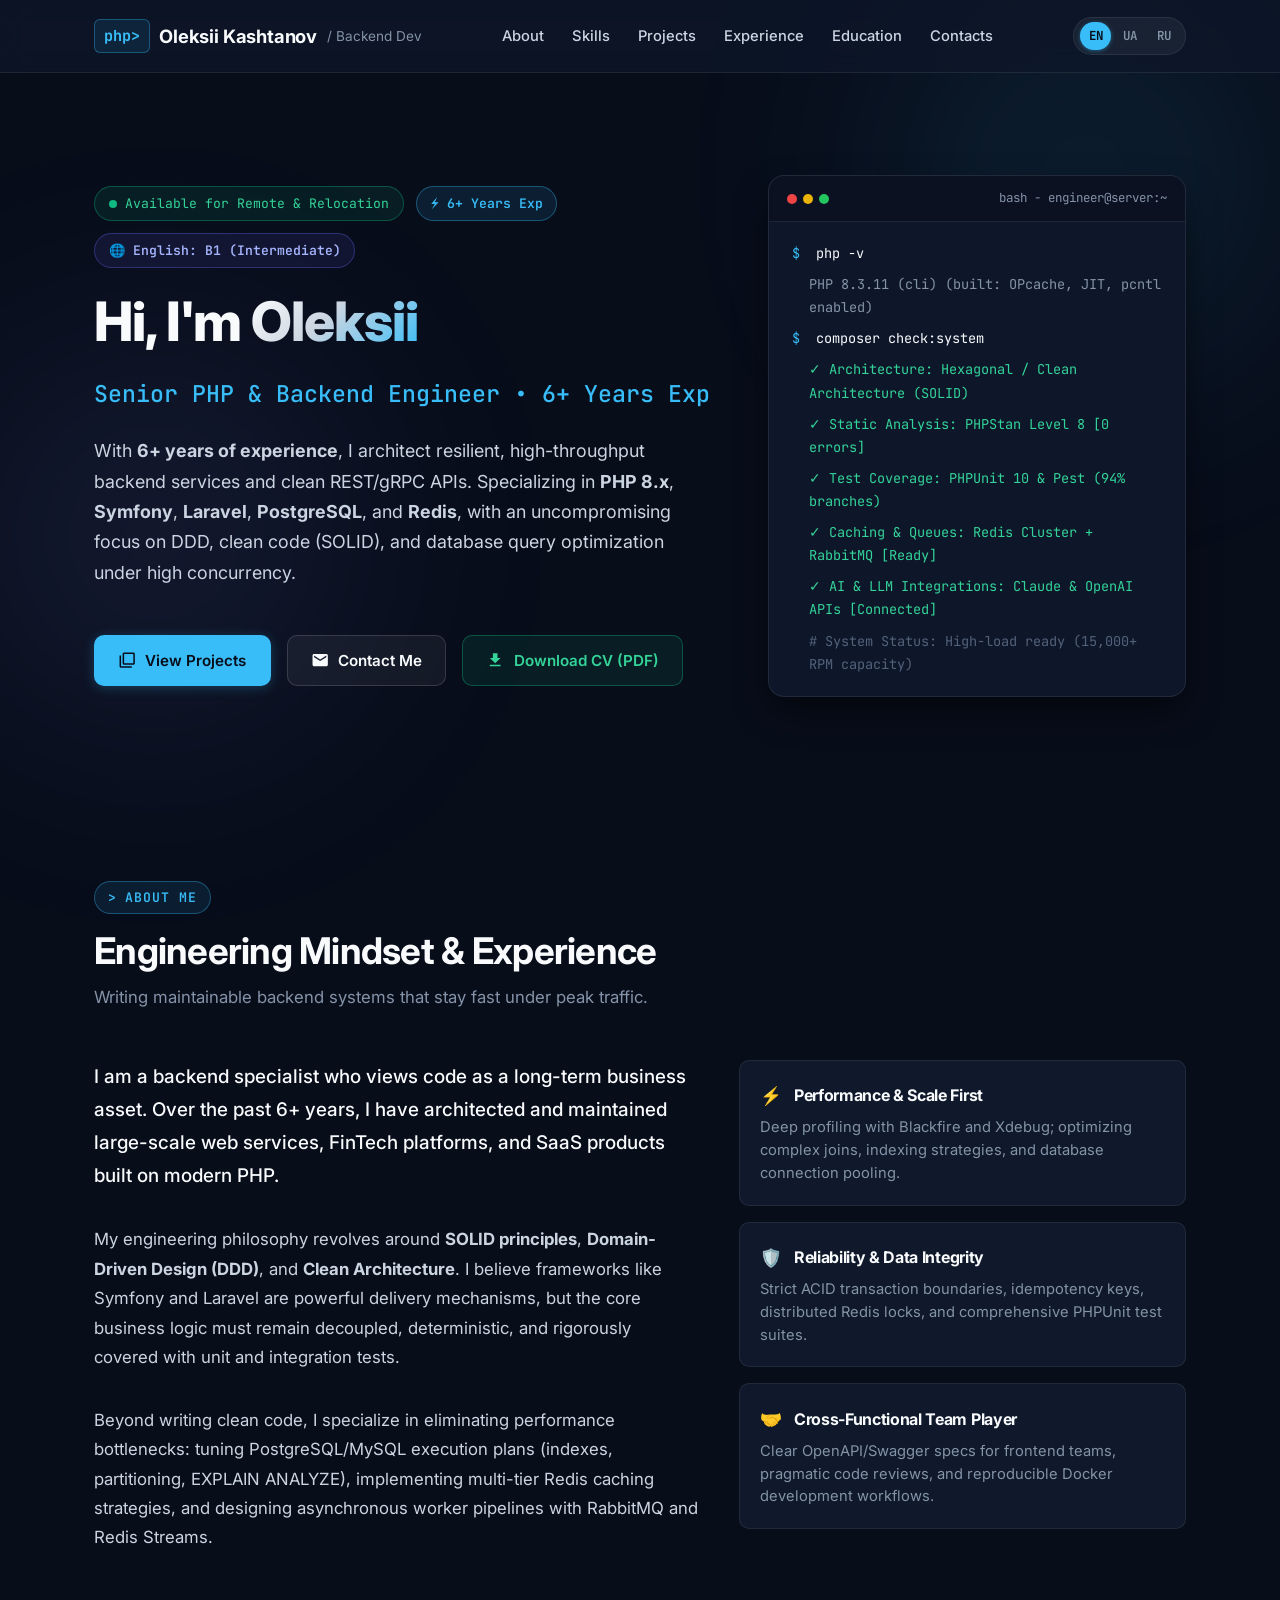
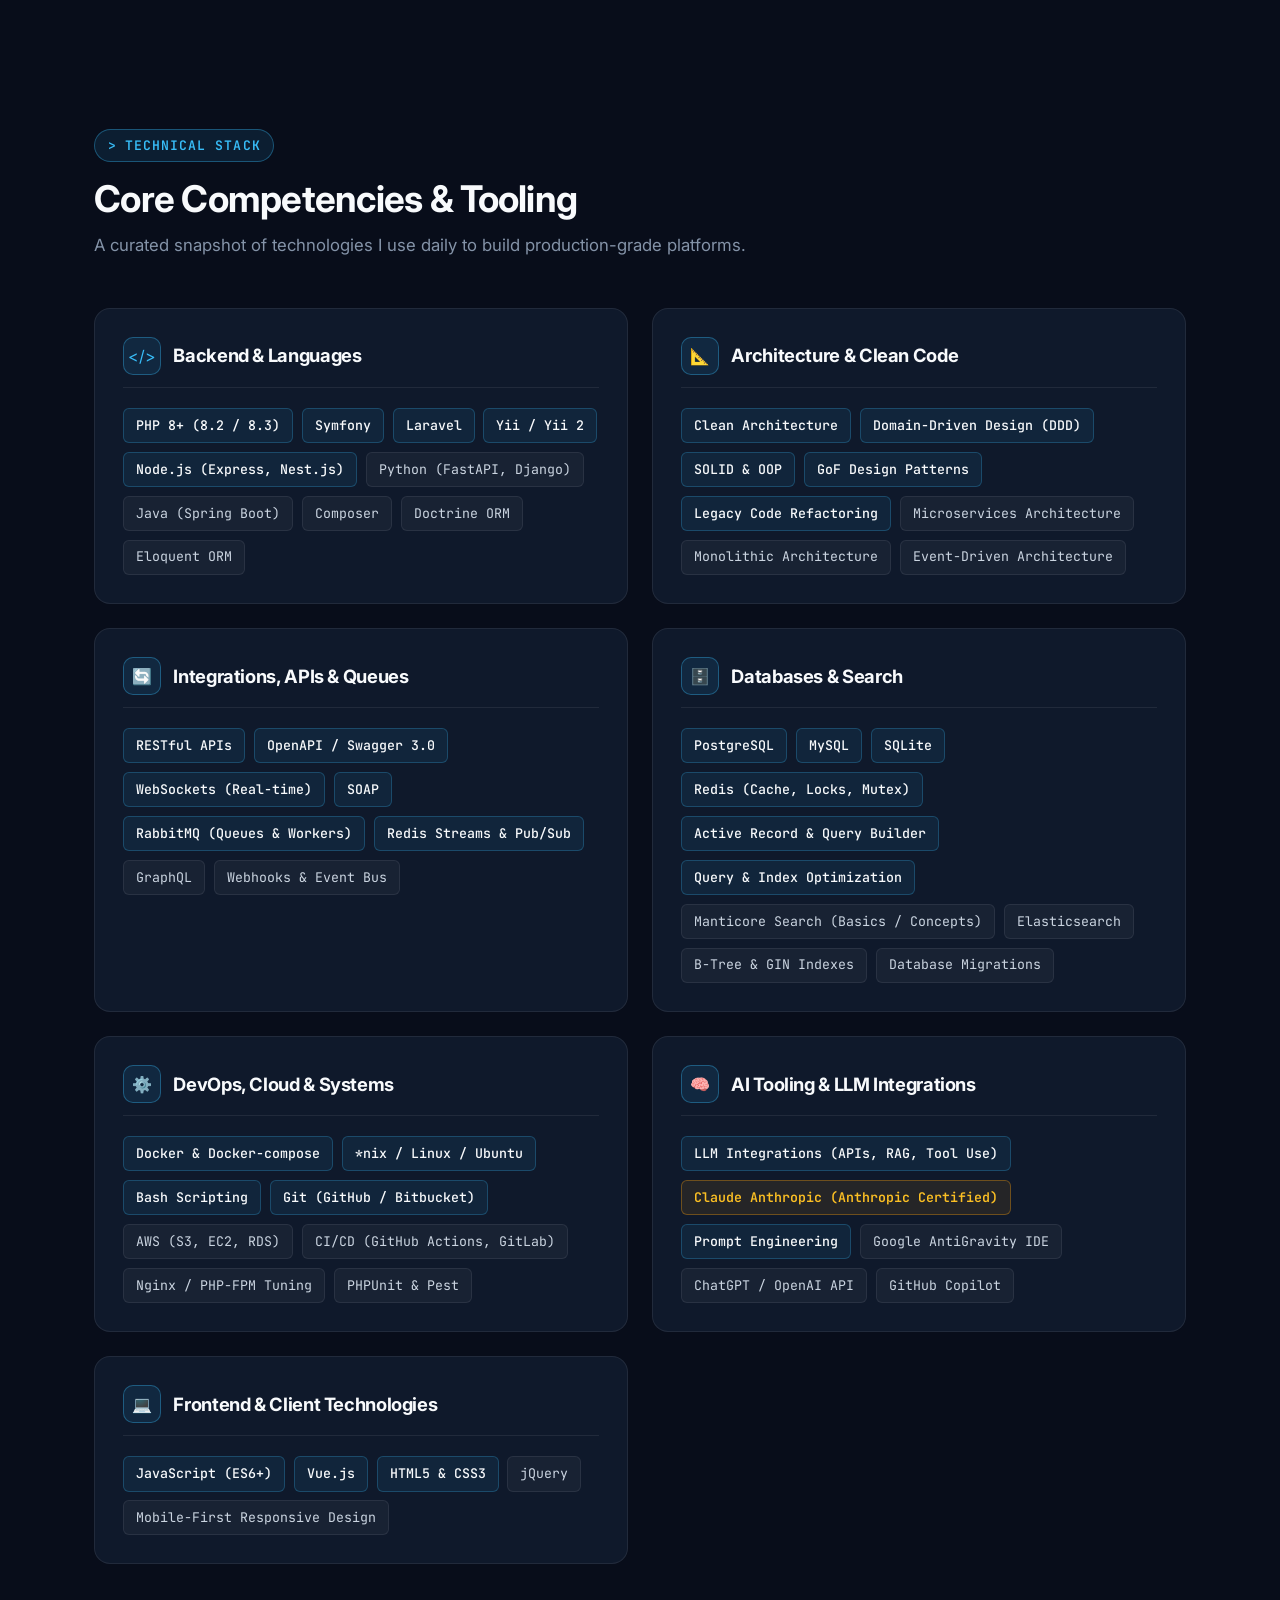
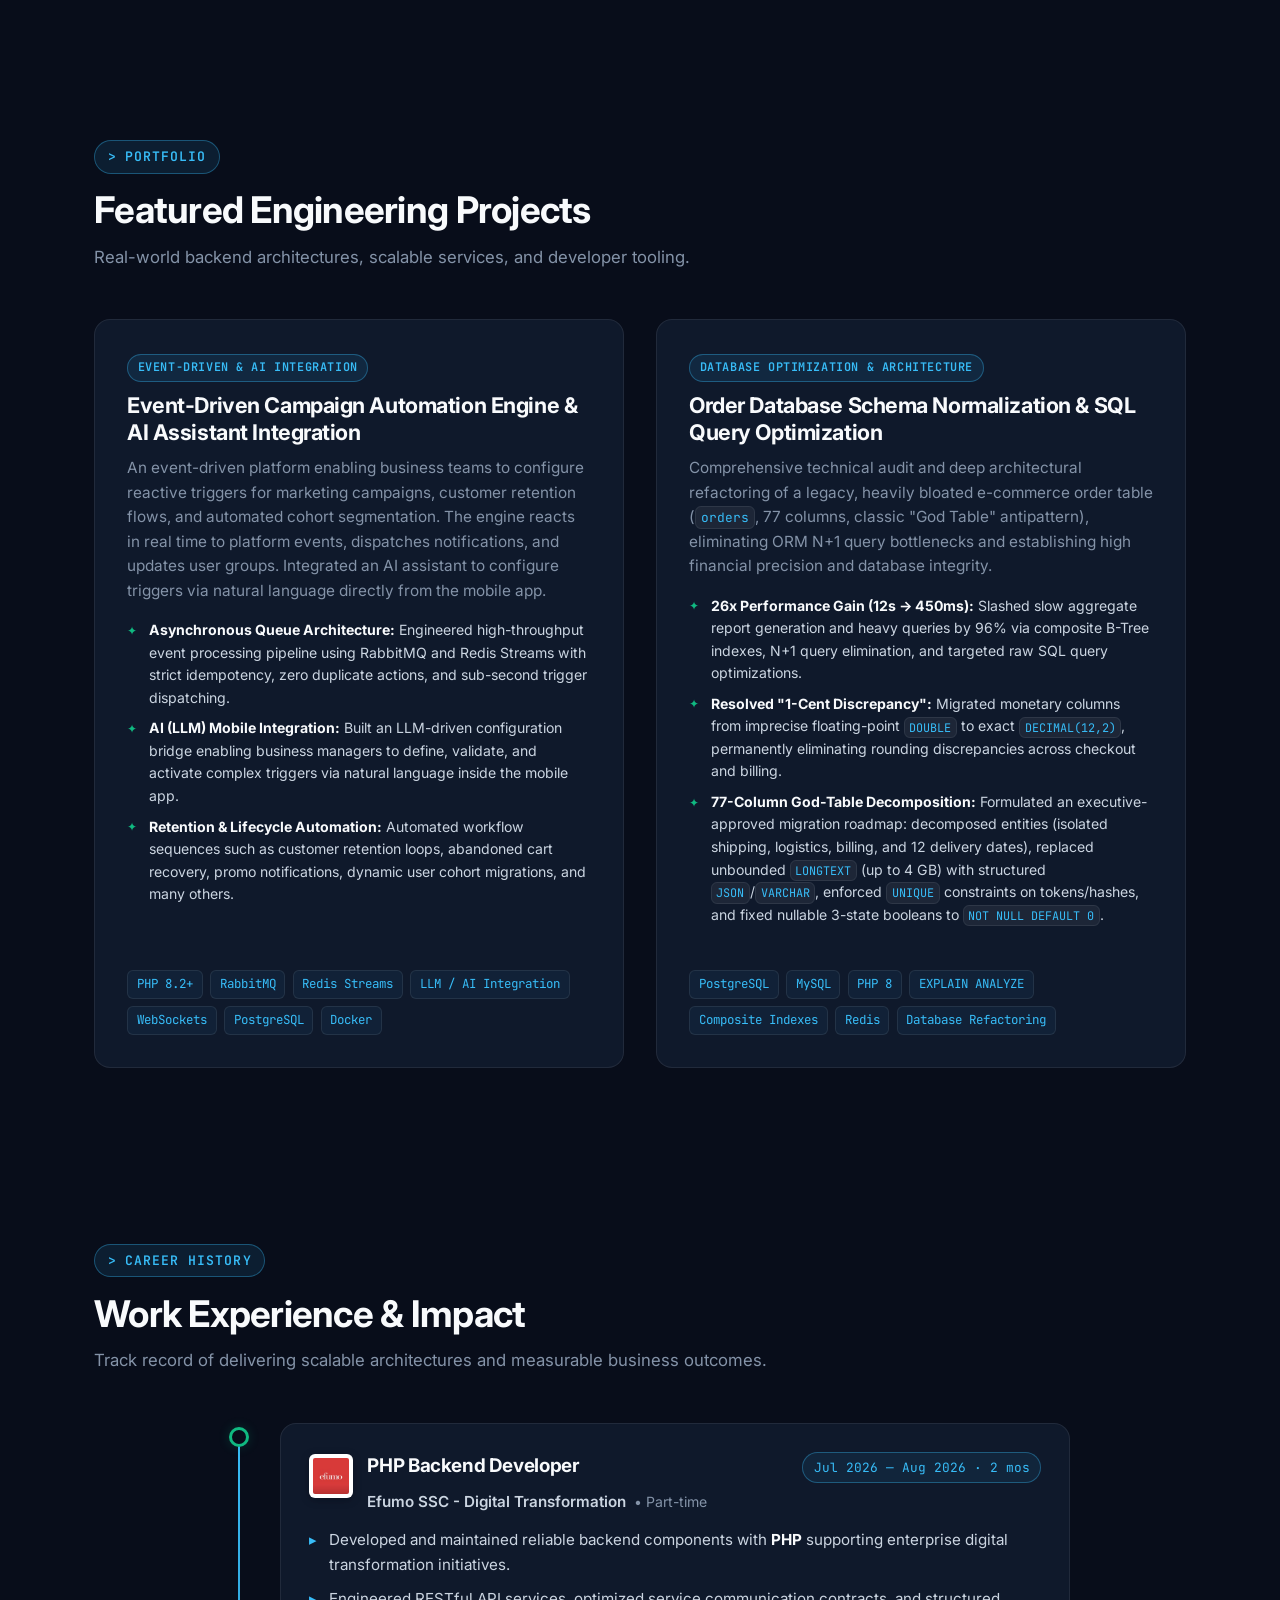
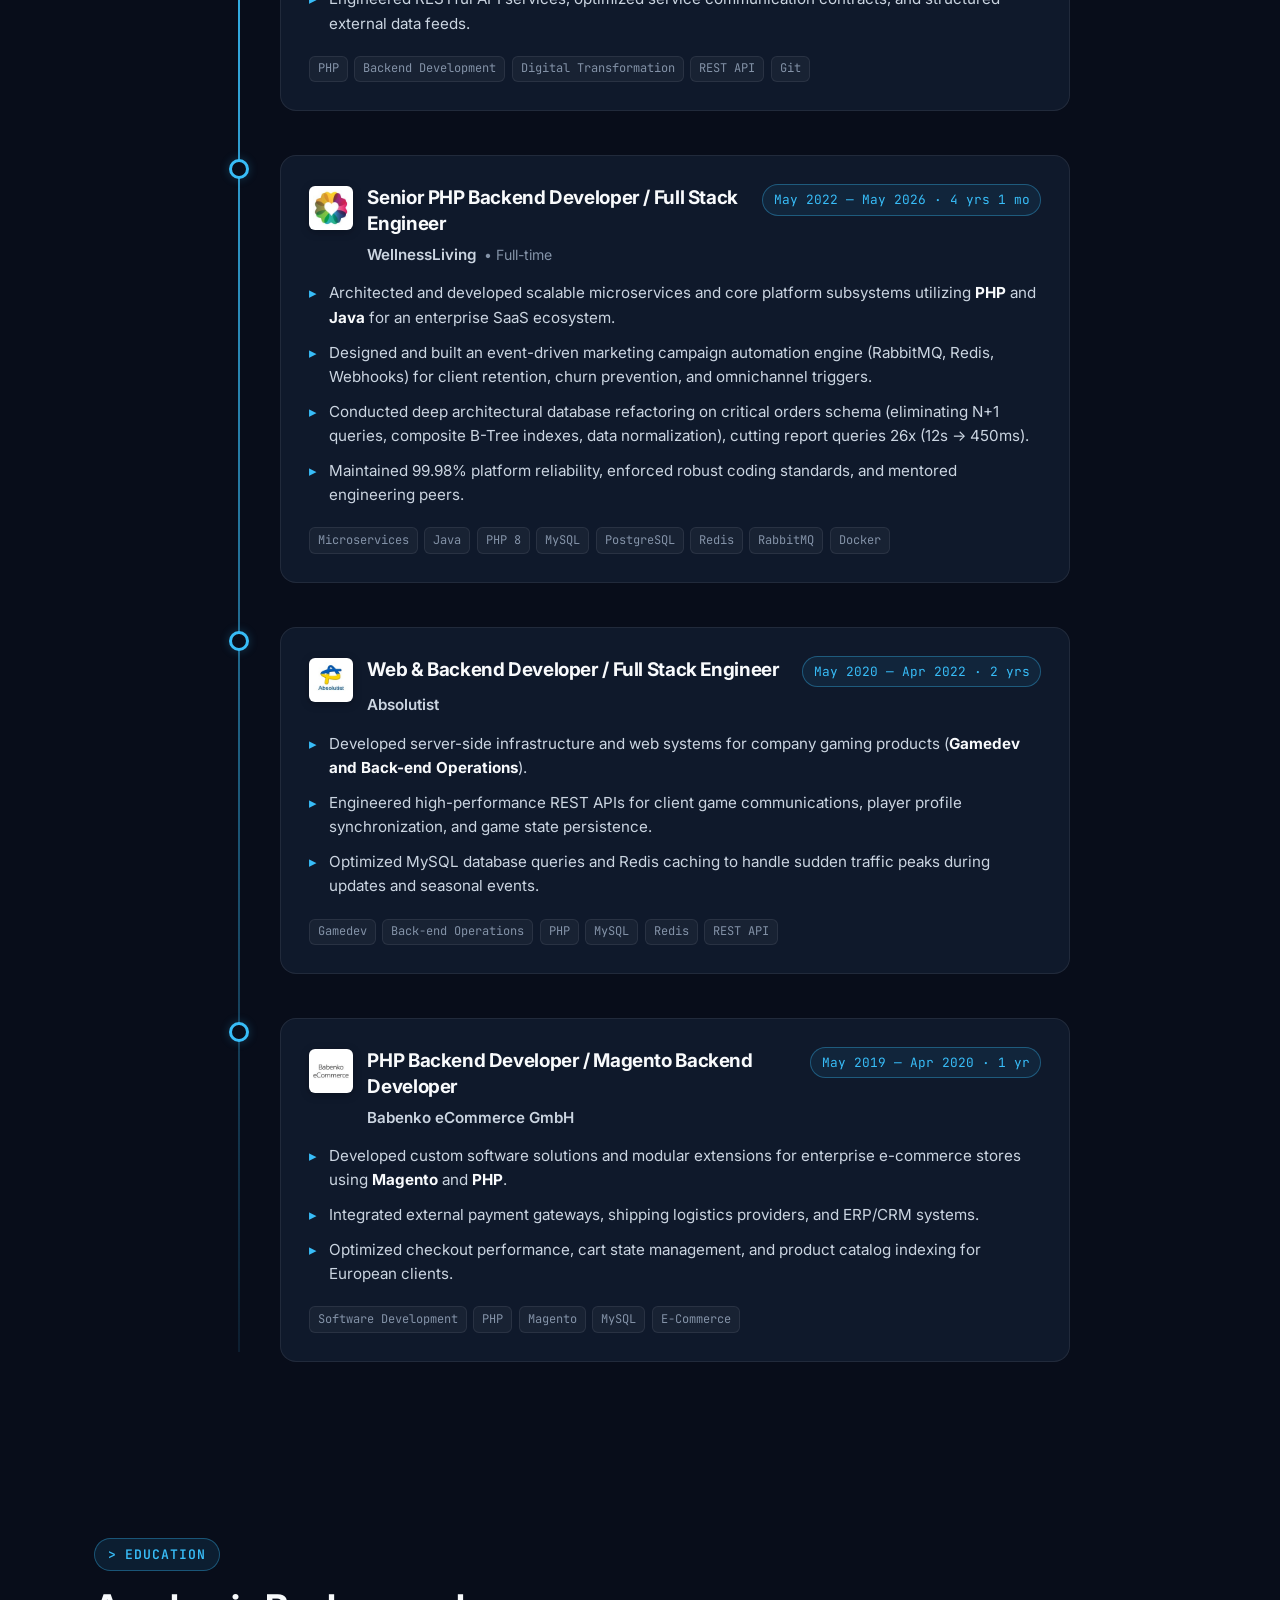
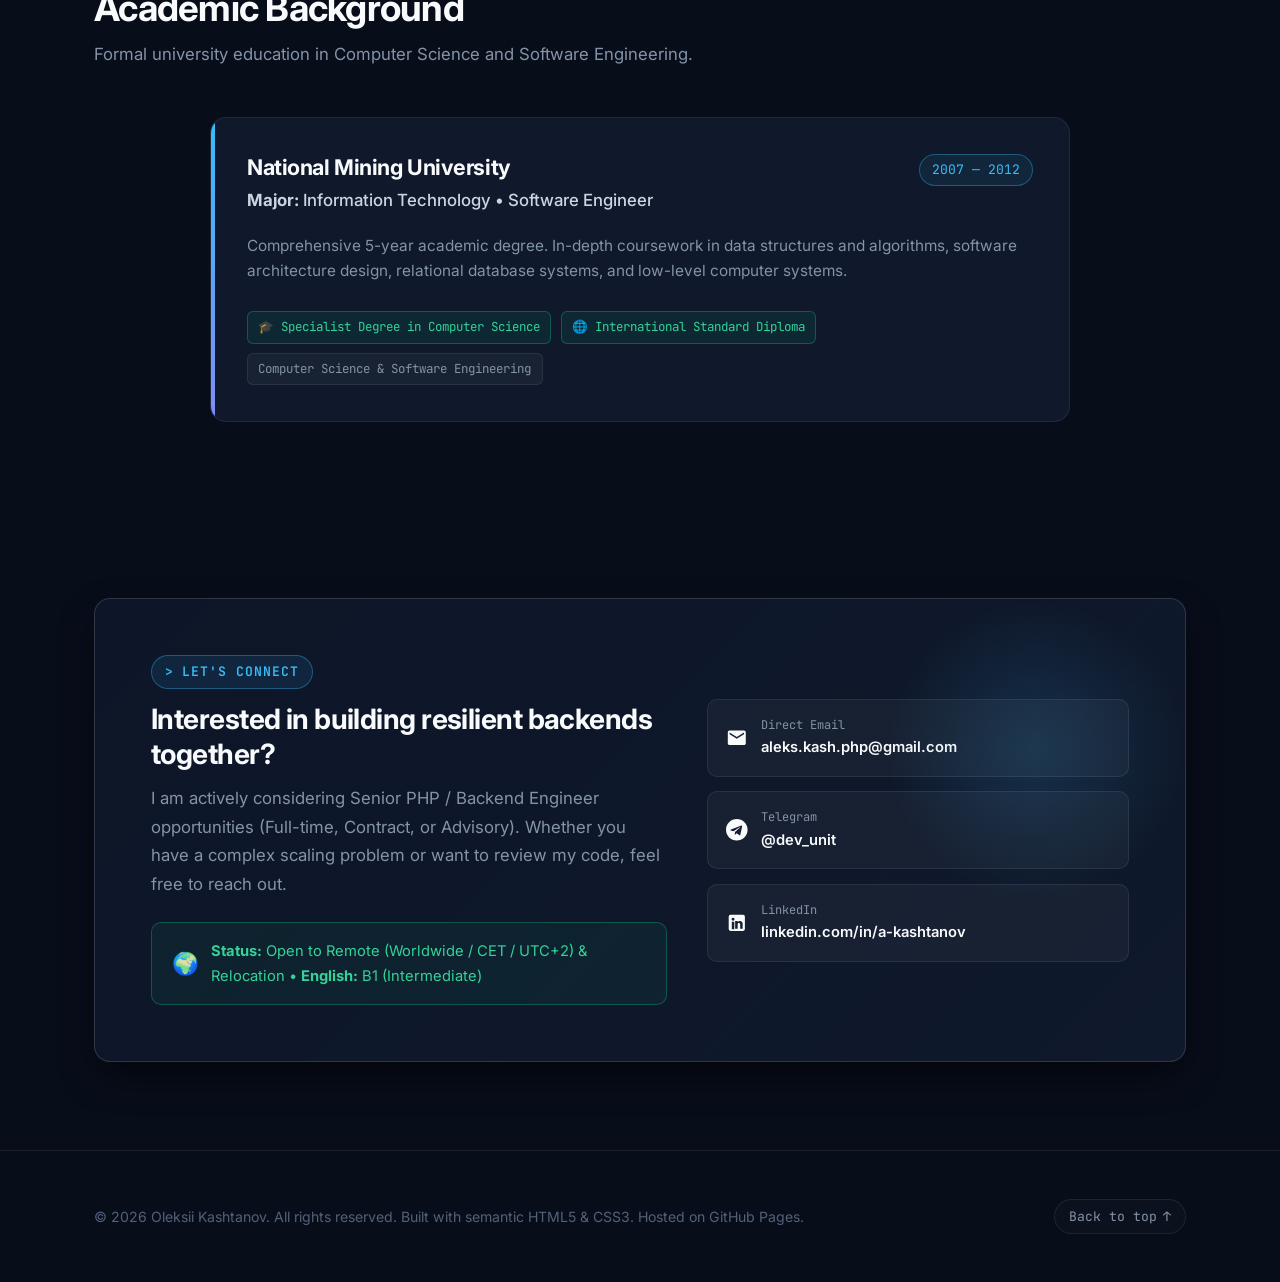
<file: index.html>
<!DOCTYPE html>
<html lang="en">
<head>
  <meta charset="UTF-8">
  <meta name="viewport" content="width=device-width, initial-scale=1.0">
  <meta http-equiv="X-UA-Compatible" content="ie=edge">

  <!-- SEO & Primary Meta Tags -->
  <title>Oleksii Kashtanov | Senior PHP &amp; Backend Developer | Portfolio &amp; CV</title>
  <meta name="title" content="Oleksii Kashtanov | Senior PHP &amp; Backend Developer | Portfolio &amp; CV">
  <meta name="description" content="Senior PHP / Backend Developer with 6+ years of experience designing high-throughput microservices, scalable RESTful APIs, and resilient database architectures using PHP 8+, Symfony, Laravel, PostgreSQL, and Redis.">
  <meta name="keywords" content="PHP Developer, Backend Developer, Symfony, Laravel, PHP 8, PostgreSQL, Redis, Docker, Microservices, REST API, Clean Architecture, SOLID">
  <meta name="author" content="Oleksii Kashtanov">
  <meta name="robots" content="index, follow">

  <!-- Open Graph / Social Sharing -->
  <meta property="og:type" content="website">
  <meta property="og:url" content="https://aleks-kash.github.io/portfolio/">
  <meta property="og:title" content="Oleksii Kashtanov | Senior PHP &amp; Backend Developer">
  <meta property="og:description" content="Explore backend projects, system architecture case studies, and engineering achievements in PHP 8, Symfony, Laravel, and high-concurrency systems.">
  <meta property="og:image" content="https://aleks-kash.github.io/portfolio/assets/og-preview.png">

  <!-- Inline SVG Tech Favicon -->
  <link rel="icon" href="data:image/svg+xml,<svg xmlns='http://www.w3.org/2000/svg' viewBox='0 0 32 32'><rect width='32' height='32' rx='8' fill='%23080d1a'/><text x='50%' y='58%' dominant-baseline='middle' text-anchor='middle' fill='%2338bdf8' font-family='monospace' font-weight='bold' font-size='18'>&gt;_</text></svg>">

  <!-- Shared Stylesheet -->
  <link rel="stylesheet" href="css/style.css">

  <!-- Modern Font Preconnect -->
  <link rel="preconnect" href="https://fonts.googleapis.com">
  <link rel="preconnect" href="https://fonts.gstatic.com" crossorigin>
  <link href="https://fonts.googleapis.com/css2?family=Inter:wght@400;500;600;700;800&family=JetBrains+Mono:wght@400;500;600&display=swap" rel="stylesheet">
</head>
<body>

  <!-- =========================================================================
       1. Header & Navigation (Semantic, Accessible, Static Multi-language)
       ========================================================================= -->
  <header class="site-header" id="header" role="banner">
    <div class="container nav-container">

      <!-- Brand Logo / Prompt -->
      <a href="#hero" class="brand-logo" aria-label="Oleksii Kashtanov - Homepage">
        <span class="brand-prompt">php&gt;</span>
        <span class="brand-text">Oleksii Kashtanov</span>
        <span class="brand-role">/ Backend Dev</span>
      </a>

      <!-- Pure CSS Mobile Toggle Checkbox -->
      <input type="checkbox" id="nav-toggle" class="nav-toggle-checkbox" aria-label="Toggle mobile menu">

      <!-- Navigation Links -->
      <nav class="nav-menu" role="navigation" aria-label="Main Navigation">
        <a href="#about" class="nav-link">About</a>
        <a href="#skills" class="nav-link">Skills</a>
        <a href="#projects" class="nav-link">Projects</a>
        <a href="#experience" class="nav-link">Experience</a>
        <a href="#education" class="nav-link">Education</a>
        <a href="#contacts" class="nav-link">Contacts</a>
      </nav>

      <!-- Navigation Actions: Language Switcher & Hamburger Toggle -->
      <div class="nav-actions">
        <!-- Static Language Switcher -->
        <div class="lang-switcher" aria-label="Select Language">
          <a href="index.html" class="lang-btn active" aria-current="page" title="English">EN</a>
          <a href="ua/index.html" class="lang-btn" title="Українська">UA</a>
          <a href="ru/index.html" class="lang-btn" title="Русский">RU</a>
        </div>

        <!-- Mobile Hamburger Icon (Pure CSS) -->
        <label for="nav-toggle" class="nav-toggle-label" aria-label="Open navigation menu">
          <span class="nav-toggle-bar"></span>
          <span class="nav-toggle-bar"></span>
          <span class="nav-toggle-bar"></span>
        </label>
      </div>

    </div>
  </header>

  <main id="main-content" role="main">

    <!-- =========================================================================
         2. Hero Section (Elevator pitch, CTAs, Live Terminal Preview)
         ========================================================================= -->
    <section class="section hero" id="hero" aria-labelledby="hero-title">
      <div class="container">
        <div class="hero-grid">

          <div class="hero-content">
            <!-- Badges: Availability, Experience & English Level -->
            <div class="hero-badges">
              <div class="status-badge" role="status">
                <span class="status-pulse" aria-hidden="true"></span>
                <span>Available for Remote &amp; Relocation</span>
              </div>
              <div class="exp-badge">
                <span>⚡ 6+ Years Exp</span>
              </div>
              <div class="lang-level-badge">
                <span>🌐 English: B1 (Intermediate)</span>
              </div>
            </div>

            <!-- Hero Headline -->
            <h1 class="hero-title" id="hero-title">
              Hi, I'm <span class="gradient-text">Oleksii</span>
            </h1>

            <div class="hero-subtitle">
              Senior PHP &amp; Backend Engineer &bull; 6+ Years Exp
            </div>

            <!-- Recruiter & Tech-Focused Pitch -->
            <p class="hero-bio">
              With <strong>6+ years of experience</strong>, I architect resilient, high-throughput backend services and clean REST/gRPC APIs. Specializing in <strong>PHP 8.x</strong>, <strong>Symfony</strong>, <strong>Laravel</strong>, <strong>PostgreSQL</strong>, and <strong>Redis</strong>, with an uncompromising focus on DDD, clean code (SOLID), and database query optimization under high concurrency.
            </p>

            <!-- Call-to-Actions -->
            <div class="hero-cta">
              <a href="#projects" class="btn btn-primary" id="cta-view-projects">
                <svg viewBox="0 0 24 24" aria-hidden="true"><path d="M4 6H2v14c0 1.1.9 2 2 2h14v-2H4V6zm16-4H8c-1.1 0-2 .9-2 2v12c0 1.1.9 2 2 2h12c1.1 0 2-.9 2-2V4c0-1.1-.9-2-2-2zm0 14H8V4h12v12z"/></svg>
                View Projects
              </a>
              <a href="#contacts" class="btn btn-secondary" id="cta-contact-me">
                <svg viewBox="0 0 24 24" aria-hidden="true"><path d="M20 4H4c-1.1 0-1.99.9-1.99 2L2 18c0 1.1.9 2 2 2h16c1.1 0 2-.9 2-2V6c0-1.1-.9-2-2-2zm0 4l-8 5-8-5V6l8 5 8-5v2z"/></svg>
                Contact Me
              </a>
              <a href="assets/Oleksii_Kashtanov_PHP_Backend_Developer_CV_EN.pdf" class="btn btn-cv" id="cta-download-cv" download="Oleksii_Kashtanov_PHP_Backend_Developer_CV_EN.pdf" target="_blank" rel="noopener">
                <svg viewBox="0 0 24 24" aria-hidden="true"><path d="M19 9h-4V3H9v6H5l7 7 7-7zM5 18v2h14v-2H5z"/></svg>
                Download CV (PDF)
              </a>
            </div>
          </div>

          <!-- Interactive-looking Backend Architecture / Terminal Card -->
          <aside class="hero-card" aria-label="Backend Stack Terminal Preview">
            <div class="card-header-bar">
              <div class="terminal-dots" aria-hidden="true">
                <span class="terminal-dot dot-red"></span>
                <span class="terminal-dot dot-yellow"></span>
                <span class="terminal-dot dot-green"></span>
              </div>
              <span class="terminal-title">bash - engineer@server:~</span>
            </div>
            <div class="card-body-terminal">
              <div class="terminal-line">
                <span class="cmd-prompt">$</span>
                <span class="cmd-text">php -v</span>
              </div>
              <div class="terminal-line cmd-output">
                PHP 8.3.11 (cli) (built: OPcache, JIT, pcntl enabled)
              </div>
              <div class="terminal-line">
                <span class="cmd-prompt">$</span>
                <span class="cmd-text">composer check:system</span>
              </div>
              <div class="terminal-line cmd-output cmd-highlight">
                ✓ Architecture: Hexagonal / Clean Architecture (SOLID)
              </div>
              <div class="terminal-line cmd-output cmd-highlight">
                ✓ Static Analysis: PHPStan Level 8 [0 errors]
              </div>
              <div class="terminal-line cmd-output cmd-highlight">
                ✓ Test Coverage: PHPUnit 10 &amp; Pest (94% branches)
              </div>
              <div class="terminal-line cmd-output cmd-highlight">
                ✓ Caching &amp; Queues: Redis Cluster + RabbitMQ [Ready]
              </div>
              <div class="terminal-line cmd-output cmd-highlight">
                ✓ AI &amp; LLM Integrations: Claude &amp; OpenAI APIs [Connected]
              </div>
              <div class="terminal-line cmd-output cmd-comment">
                # System Status: High-load ready (15,000+ RPM capacity)
              </div>
            </div>
          </aside>

        </div>

      </div>
    </section>

    <!-- =========================================================================
         3. About Me Section (Mindset, Architecture, Engineering Principles)
         ========================================================================= -->
    <section class="section" id="about" aria-labelledby="about-title">
      <div class="container">

        <div class="section-header">
          <div class="section-tag">About Me</div>
          <h2 class="section-title" id="about-title">Engineering Mindset &amp; Experience</h2>
          <p class="section-desc">Writing maintainable backend systems that stay fast under peak traffic.</p>
        </div>

        <div class="about-grid">

          <article class="about-text">
            <p class="lead">
              I am a backend specialist who views code as a long-term business asset. Over the past 6+ years, I have architected and maintained large-scale web services, FinTech platforms, and SaaS products built on modern PHP.
            </p>
            <p>
              My engineering philosophy revolves around <strong>SOLID principles</strong>, <strong>Domain-Driven Design (DDD)</strong>, and <strong>Clean Architecture</strong>. I believe frameworks like Symfony and Laravel are powerful delivery mechanisms, but the core business logic must remain decoupled, deterministic, and rigorously covered with unit and integration tests.
            </p>
            <p>
              Beyond writing clean code, I specialize in eliminating performance bottlenecks: tuning PostgreSQL/MySQL execution plans (indexes, partitioning, EXPLAIN ANALYZE), implementing multi-tier Redis caching strategies, and designing asynchronous worker pipelines with RabbitMQ and Redis Streams.
            </p>
          </article>

          <!-- Highlights Sidebar -->
          <div class="about-highlights">
            <div class="highlight-card">
              <div class="highlight-header">
                <span class="highlight-icon">⚡</span>
                <h3 class="highlight-title">Performance &amp; Scale First</h3>
              </div>
              <p class="highlight-desc">Deep profiling with Blackfire and Xdebug; optimizing complex joins, indexing strategies, and database connection pooling.</p>
            </div>

            <div class="highlight-card">
              <div class="highlight-header">
                <span class="highlight-icon">🛡️</span>
                <h3 class="highlight-title">Reliability &amp; Data Integrity</h3>
              </div>
              <p class="highlight-desc">Strict ACID transaction boundaries, idempotency keys, distributed Redis locks, and comprehensive PHPUnit test suites.</p>
            </div>

            <div class="highlight-card">
              <div class="highlight-header">
                <span class="highlight-icon">🤝</span>
                <h3 class="highlight-title">Cross-Functional Team Player</h3>
              </div>
              <p class="highlight-desc">Clear OpenAPI/Swagger specs for frontend teams, pragmatic code reviews, and reproducible Docker development workflows.</p>
            </div>
          </div>

        </div>

      </div>
    </section>

    <!-- =========================================================================
         4. Technical Skills (Grouped Matrix)
         ========================================================================= -->
    <section class="section" id="skills" aria-labelledby="skills-title">
      <div class="container">

        <div class="section-header">
          <div class="section-tag">Technical Stack</div>
          <h2 class="section-title" id="skills-title">Core Competencies &amp; Tooling</h2>
          <p class="section-desc">A curated snapshot of technologies I use daily to build production-grade platforms.</p>
        </div>

        <div class="skills-grid">

          <!-- Category 1: Backend & Languages -->
          <div class="skill-category-card">
            <div class="skill-category-header">
              <div class="skill-category-icon" aria-hidden="true">&lt;/&gt;</div>
              <h3 class="skill-category-title">Backend &amp; Languages</h3>
            </div>
            <ul class="skill-tags">
              <li class="skill-tag priority">PHP 8+ (8.2 / 8.3)</li>
              <li class="skill-tag priority">Symfony</li>
              <li class="skill-tag priority">Laravel</li>
              <li class="skill-tag priority">Yii / Yii 2</li>
              <li class="skill-tag priority">Node.js (Express, Nest.js)</li>
              <li class="skill-tag">Python (FastAPI, Django)</li>
              <li class="skill-tag">Java (Spring Boot)</li>
              <li class="skill-tag">Composer</li>
              <li class="skill-tag">Doctrine ORM</li>
              <li class="skill-tag">Eloquent ORM</li>
            </ul>
          </div>

          <!-- Category 2: Architecture & Clean Code -->
          <div class="skill-category-card">
            <div class="skill-category-header">
              <div class="skill-category-icon" aria-hidden="true">📐</div>
              <h3 class="skill-category-title">Architecture &amp; Clean Code</h3>
            </div>
            <ul class="skill-tags">
              <li class="skill-tag priority">Clean Architecture</li>
              <li class="skill-tag priority">Domain-Driven Design (DDD)</li>
              <li class="skill-tag priority">SOLID &amp; OOP</li>
              <li class="skill-tag priority">GoF Design Patterns</li>
              <li class="skill-tag priority">Legacy Code Refactoring</li>
              <li class="skill-tag">Microservices Architecture</li>
              <li class="skill-tag">Monolithic Architecture</li>
              <li class="skill-tag">Event-Driven Architecture</li>
            </ul>
          </div>

          <!-- Category 3: Integrations, API & Messaging -->
          <div class="skill-category-card">
            <div class="skill-category-header">
              <div class="skill-category-icon" aria-hidden="true">🔄</div>
              <h3 class="skill-category-title">Integrations, APIs &amp; Queues</h3>
            </div>
            <ul class="skill-tags">
              <li class="skill-tag priority">RESTful APIs</li>
              <li class="skill-tag priority">OpenAPI / Swagger 3.0</li>
              <li class="skill-tag priority">WebSockets (Real-time)</li>
              <li class="skill-tag priority">SOAP</li>
              <li class="skill-tag priority">RabbitMQ (Queues &amp; Workers)</li>
              <li class="skill-tag priority">Redis Streams &amp; Pub/Sub</li>
              <li class="skill-tag">GraphQL</li>
              <li class="skill-tag">Webhooks &amp; Event Bus</li>
            </ul>
          </div>

          <!-- Category 4: Databases & Search -->
          <div class="skill-category-card">
            <div class="skill-category-header">
              <div class="skill-category-icon" aria-hidden="true">🗄️</div>
              <h3 class="skill-category-title">Databases &amp; Search</h3>
            </div>
            <ul class="skill-tags">
              <li class="skill-tag priority">PostgreSQL</li>
              <li class="skill-tag priority">MySQL</li>
              <li class="skill-tag priority">SQLite</li>
              <li class="skill-tag priority">Redis (Cache, Locks, Mutex)</li>
              <li class="skill-tag priority">Active Record &amp; Query Builder</li>
              <li class="skill-tag priority">Query &amp; Index Optimization</li>
              <li class="skill-tag">Manticore Search (Basics / Concepts)</li>
              <li class="skill-tag">Elasticsearch</li>
              <li class="skill-tag">B-Tree &amp; GIN Indexes</li>
              <li class="skill-tag">Database Migrations</li>
            </ul>
          </div>

          <!-- Category 5: DevOps & Systems -->
          <div class="skill-category-card">
            <div class="skill-category-header">
              <div class="skill-category-icon" aria-hidden="true">⚙️</div>
              <h3 class="skill-category-title">DevOps, Cloud &amp; Systems</h3>
            </div>
            <ul class="skill-tags">
              <li class="skill-tag priority">Docker &amp; Docker-compose</li>
              <li class="skill-tag priority">*nix / Linux / Ubuntu</li>
              <li class="skill-tag priority">Bash Scripting</li>
              <li class="skill-tag priority">Git (GitHub / Bitbucket)</li>
              <li class="skill-tag">AWS (S3, EC2, RDS)</li>
              <li class="skill-tag">CI/CD (GitHub Actions, GitLab)</li>
              <li class="skill-tag">Nginx / PHP-FPM Tuning</li>
              <li class="skill-tag">PHPUnit &amp; Pest</li>
            </ul>
          </div>

          <!-- Category 6: AI Tooling & LLM Integrations -->
          <div class="skill-category-card">
            <div class="skill-category-header">
              <div class="skill-category-icon" aria-hidden="true">🧠</div>
              <h3 class="skill-category-title">AI Tooling &amp; LLM Integrations</h3>
            </div>
            <ul class="skill-tags">
              <li class="skill-tag priority">LLM Integrations (APIs, RAG, Tool Use)</li>
              <li class="skill-tag cert">Claude Anthropic (Anthropic Certified)</li>
              <li class="skill-tag priority">Prompt Engineering</li>
              <li class="skill-tag">Google AntiGravity IDE</li>
              <li class="skill-tag">ChatGPT / OpenAI API</li>
              <li class="skill-tag">GitHub Copilot</li>
            </ul>
          </div>

          <!-- Category 7: Frontend & UI -->
          <div class="skill-category-card">
            <div class="skill-category-header">
              <div class="skill-category-icon" aria-hidden="true">💻</div>
              <h3 class="skill-category-title">Frontend &amp; Client Technologies</h3>
            </div>
            <ul class="skill-tags">
              <li class="skill-tag priority">JavaScript (ES6+)</li>
              <li class="skill-tag priority">Vue.js</li>
              <li class="skill-tag priority">HTML5 &amp; CSS3</li>
              <li class="skill-tag">jQuery</li>
              <li class="skill-tag">Mobile-First Responsive Design</li>
            </ul>
          </div>

        </div>

      </div>
    </section>

    <!-- =========================================================================
         5. Featured Projects / Portfolio
         ========================================================================= -->
    <section class="section" id="projects" aria-labelledby="projects-title">
      <div class="container">

        <div class="section-header">
          <div class="section-tag">Portfolio</div>
          <h2 class="section-title" id="projects-title">Featured Engineering Projects</h2>
          <p class="section-desc">Real-world backend architectures, scalable services, and developer tooling.</p>
        </div>

        <div class="projects-grid">

          <!-- Project 1: Campaign Automation Engine & AI Integration -->
          <article class="project-card">
            <div class="project-header">
              <span class="project-badge">Event-Driven &amp; AI Integration</span>
              <h3 class="project-title">Event-Driven Campaign Automation Engine &amp; AI Assistant Integration</h3>
              <p class="project-desc">
                An event-driven platform enabling business teams to configure reactive triggers for marketing campaigns, customer retention flows, and automated cohort segmentation. The engine reacts in real time to platform events, dispatches notifications, and updates user groups. Integrated an AI assistant to configure triggers via natural language directly from the mobile app.
              </p>
            </div>

            <ul class="project-metrics-list">
              <li><strong>Asynchronous Queue Architecture:</strong> Engineered high-throughput event processing pipeline using RabbitMQ and Redis Streams with strict idempotency, zero duplicate actions, and sub-second trigger dispatching.</li>
              <li><strong>AI (LLM) Mobile Integration:</strong> Built an LLM-driven configuration bridge enabling business managers to define, validate, and activate complex triggers via natural language inside the mobile app.</li>
              <li><strong>Retention &amp; Lifecycle Automation:</strong> Automated workflow sequences such as customer retention loops, abandoned cart recovery, promo notifications, dynamic user cohort migrations, and many others.</li>
            </ul>

            <div class="project-tech-stack">
              <span>PHP 8.2+</span>
              <span>RabbitMQ</span>
              <span>Redis Streams</span>
              <span>LLM / AI Integration</span>
              <span>WebSockets</span>
              <span>PostgreSQL</span>
              <span>Docker</span>
            </div>
          </article>

          <!-- Project 2: Database Schema Normalization & Query Optimization -->
          <article class="project-card">
            <div class="project-header">
              <span class="project-badge">Database Optimization &amp; Architecture</span>
              <h3 class="project-title">Order Database Schema Normalization &amp; SQL Query Optimization</h3>
              <p class="project-desc">
                Comprehensive technical audit and deep architectural refactoring of a legacy, heavily bloated e-commerce order table (<code class="inline-code">orders</code>, 77 columns, classic "God Table" antipattern), eliminating ORM N+1 query bottlenecks and establishing high financial precision and database integrity.
              </p>
            </div>

            <ul class="project-metrics-list">
              <li><strong>26x Performance Gain (12s &rarr; 450ms):</strong> Slashed slow aggregate report generation and heavy queries by 96% via composite B-Tree indexes, N+1 query elimination, and targeted raw SQL query optimizations.</li>
              <li><strong>Resolved "1-Cent Discrepancy":</strong> Migrated monetary columns from imprecise floating-point <code class="inline-code">DOUBLE</code> to exact <code class="inline-code">DECIMAL(12,2)</code>, permanently eliminating rounding discrepancies across checkout and billing.</li>
              <li><strong>77-Column God-Table Decomposition:</strong> Formulated an executive-approved migration roadmap: decomposed entities (isolated shipping, logistics, billing, and 12 delivery dates), replaced unbounded <code class="inline-code">LONGTEXT</code> (up to 4 GB) with structured <code class="inline-code">JSON</code>/<code class="inline-code">VARCHAR</code>, enforced <code class="inline-code">UNIQUE</code> constraints on tokens/hashes, and fixed nullable 3-state booleans to <code class="inline-code">NOT NULL DEFAULT 0</code>.</li>
            </ul>

            <div class="project-tech-stack">
              <span>PostgreSQL</span>
              <span>MySQL</span>
              <span>PHP 8</span>
              <span>EXPLAIN ANALYZE</span>
              <span>Composite Indexes</span>
              <span>Redis</span>
              <span>Database Refactoring</span>
            </div>
          </article>

        </div>

      </div>
    </section>

    <!-- =========================================================================
         6. Work Experience / Timeline (Recruiter Tested & Verified)
         ========================================================================= -->
    <section class="section" id="experience" aria-labelledby="experience-title">
      <div class="container">

        <div class="section-header">
          <div class="section-tag">Career History</div>
          <h2 class="section-title" id="experience-title">Work Experience &amp; Impact</h2>
          <p class="section-desc">Track record of delivering scalable architectures and measurable business outcomes.</p>
        </div>

        <div class="timeline">

          <!-- Role 1: Efumo SSC - Digital Transformation -->
          <div class="timeline-item">
            <span class="timeline-marker current" aria-hidden="true"></span>
            <article class="timeline-card">
              <div class="timeline-header">
                <div class="timeline-title-group">
                  <img src="assets/img/efumo.png" alt="Efumo SSC logo" class="timeline-company-logo" width="44" height="44" loading="lazy">
                  <div class="timeline-title-content">
                    <div class="timeline-heading-and-date">
                      <h3 class="timeline-role">PHP Backend Developer</h3>
                      <span class="timeline-date">Jul 2026 &mdash; Aug 2026 &middot; 2 mos</span>
                    </div>
                    <div class="timeline-company-row">
                      <span class="timeline-company">Efumo SSC - Digital Transformation</span>
                      <span class="timeline-location">&bull; Part-time</span>
                    </div>
                  </div>
                </div>
              </div>
              <ul class="timeline-responsibilities">
                <li>Developed and maintained reliable backend components with <strong>PHP</strong> supporting enterprise digital transformation initiatives.</li>
                <li>Engineered RESTful API services, optimized service communication contracts, and structured external data feeds.</li>
              </ul>
              <div class="timeline-stack">
                <span>PHP</span>
                <span>Backend Development</span>
                <span>Digital Transformation</span>
                <span>REST API</span>
                <span>Git</span>
              </div>
            </article>
          </div>

          <!-- Role 2: WellnessLiving -->
          <div class="timeline-item">
            <span class="timeline-marker" aria-hidden="true"></span>
            <article class="timeline-card">
              <div class="timeline-header">
                <div class="timeline-title-group">
                  <img src="assets/img/wellnessliving.png" alt="WellnessLiving logo" class="timeline-company-logo" width="44" height="44" loading="lazy">
                  <div class="timeline-title-content">
                    <div class="timeline-heading-and-date">
                      <h3 class="timeline-role">Senior PHP Backend Developer / Full Stack Engineer</h3>
                      <span class="timeline-date">May 2022 &mdash; May 2026 &middot; 4 yrs 1 mo</span>
                    </div>
                    <div class="timeline-company-row">
                      <span class="timeline-company">WellnessLiving</span>
                      <span class="timeline-location">&bull; Full-time</span>
                    </div>
                  </div>
                </div>
              </div>
              <ul class="timeline-responsibilities">
                <li>Architected and developed scalable microservices and core platform subsystems utilizing <strong>PHP</strong> and <strong>Java</strong> for an enterprise SaaS ecosystem.</li>
                <li>Designed and built an event-driven marketing campaign automation engine (RabbitMQ, Redis, Webhooks) for client retention, churn prevention, and omnichannel triggers.</li>
                <li>Conducted deep architectural database refactoring on critical orders schema (eliminating N+1 queries, composite B-Tree indexes, data normalization), cutting report queries 26x (12s &rarr; 450ms).</li>
                <li>Maintained 99.98% platform reliability, enforced robust coding standards, and mentored engineering peers.</li>
              </ul>
              <div class="timeline-stack">
                <span>Microservices</span>
                <span>Java</span>
                <span>PHP 8</span>
                <span>MySQL</span>
                <span>PostgreSQL</span>
                <span>Redis</span>
                <span>RabbitMQ</span>
                <span>Docker</span>
              </div>
            </article>
          </div>

          <!-- Role 3: Absolutist -->
          <div class="timeline-item">
            <span class="timeline-marker" aria-hidden="true"></span>
            <article class="timeline-card">
              <div class="timeline-header">
                <div class="timeline-title-group">
                  <img src="assets/img/absolutist.png" alt="Absolutist logo" class="timeline-company-logo" width="44" height="44" loading="lazy">
                  <div class="timeline-title-content">
                    <div class="timeline-heading-and-date">
                      <h3 class="timeline-role">Web &amp; Backend Developer / Full Stack Engineer</h3>
                      <span class="timeline-date">May 2020 &mdash; Apr 2022 &middot; 2 yrs</span>
                    </div>
                    <div class="timeline-company-row">
                      <span class="timeline-company">Absolutist</span>
                    </div>
                  </div>
                </div>
              </div>
              <ul class="timeline-responsibilities">
                <li>Developed server-side infrastructure and web systems for company gaming products (<strong>Gamedev and Back-end Operations</strong>).</li>
                <li>Engineered high-performance REST APIs for client game communications, player profile synchronization, and game state persistence.</li>
                <li>Optimized MySQL database queries and Redis caching to handle sudden traffic peaks during updates and seasonal events.</li>
              </ul>
              <div class="timeline-stack">
                <span>Gamedev</span>
                <span>Back-end Operations</span>
                <span>PHP</span>
                <span>MySQL</span>
                <span>Redis</span>
                <span>REST API</span>
              </div>
            </article>
          </div>

          <!-- Role 4: Babenko eCommerce GmbH -->
          <div class="timeline-item">
            <span class="timeline-marker" aria-hidden="true"></span>
            <article class="timeline-card">
              <div class="timeline-header">
                <div class="timeline-title-group">
                  <img src="assets/img/babenko.png" alt="Babenko eCommerce GmbH logo" class="timeline-company-logo" width="44" height="44" loading="lazy">
                  <div class="timeline-title-content">
                    <div class="timeline-heading-and-date">
                      <h3 class="timeline-role">PHP Backend Developer / Magento Backend Developer</h3>
                      <span class="timeline-date">May 2019 &mdash; Apr 2020 &middot; 1 yr</span>
                    </div>
                    <div class="timeline-company-row">
                      <span class="timeline-company">Babenko eCommerce GmbH</span>
                    </div>
                  </div>
                </div>
              </div>
              <ul class="timeline-responsibilities">
                <li>Developed custom software solutions and modular extensions for enterprise e-commerce stores using <strong>Magento</strong> and <strong>PHP</strong>.</li>
                <li>Integrated external payment gateways, shipping logistics providers, and ERP/CRM systems.</li>
                <li>Optimized checkout performance, cart state management, and product catalog indexing for European clients.</li>
              </ul>
              <div class="timeline-stack">
                <span>Software Development</span>
                <span>PHP</span>
                <span>Magento</span>
                <span>MySQL</span>
                <span>E-Commerce</span>
              </div>
            </article>
          </div>

        </div>

      </div>
    </section>

    <!-- =========================================================================
         7. Education Section
         ========================================================================= -->
    <section class="section" id="education" aria-labelledby="education-title">
      <div class="container">

        <div class="section-header">
          <div class="section-tag">Education</div>
          <h2 class="section-title" id="education-title">Academic Background</h2>
          <p class="section-desc">Formal university education in Computer Science and Software Engineering.</p>
        </div>

        <div class="education-wrapper">
          <article class="education-card">
            <div class="education-header">
              <div>
                <h3 class="education-institution">National Mining University</h3>
                <div class="education-degree">
                  <strong>Major:</strong> Information Technology &bull; Software Engineer
                </div>
              </div>
              <span class="education-period">2007 &mdash; 2012</span>
            </div>

            <p style="color: var(--text-muted); font-size: 0.96rem; line-height: 1.6; margin-bottom: 0;">
              Comprehensive 5-year academic degree. In-depth coursework in data structures and algorithms, software architecture design, relational database systems, and low-level computer systems.
            </p>

            <div class="education-badges">
              <span class="edu-badge diploma">
                <span aria-hidden="true">🎓</span> Specialist Degree in Computer Science
              </span>
              <span class="edu-badge diploma">
                <span aria-hidden="true">🌐</span> International Standard Diploma
              </span>
              <span class="edu-badge">
                Computer Science &amp; Software Engineering
              </span>
            </div>
          </article>
        </div>

      </div>
    </section>

    <!-- =========================================================================
         8. Contacts & Footer Section (HR Recruitment Accessibility)
         ========================================================================= -->
    <section class="section" id="contacts" aria-labelledby="contacts-title">
      <div class="container">

        <div class="contacts-wrapper">
          <div class="contacts-grid">

            <div class="contacts-lead">
              <div class="section-tag">Let's Connect</div>
              <h3 id="contacts-title">Interested in building resilient backends together?</h3>
              <p>
                I am actively considering Senior PHP / Backend Engineer opportunities (Full-time, Contract, or Advisory). Whether you have a complex scaling problem or want to review my code, feel free to reach out.
              </p>

              <div class="availability-box">
                <span class="availability-icon">🌍</span>
                <span class="availability-text">
                  <strong>Status:</strong> Open to Remote (Worldwide / CET / UTC+2) &amp; Relocation &bull; <strong>English:</strong> B1 (Intermediate)
                </span>
              </div>
            </div>

            <!-- Contact Methods -->
            <div class="contacts-links">

              <a href="mailto:aleks.kash.php@gmail.com" class="contact-card" id="contact-email">
                <svg viewBox="0 0 24 24" aria-hidden="true"><path d="M20 4H4c-1.1 0-1.99.9-1.99 2L2 18c0 1.1.9 2 2 2h16c1.1 0 2-.9 2-2V6c0-1.1-.9-2-2-2zm0 4l-8 5-8-5V6l8 5 8-5v2z"/></svg>
                <div class="contact-info">
                  <span class="contact-label">Direct Email</span>
                  <span class="contact-value">aleks.kash.php@gmail.com</span>
                </div>
              </a>

              <a href="https://t.me/aleks_kash" class="contact-card" id="contact-telegram" target="_blank" rel="noopener">
                <svg viewBox="0 0 24 24" aria-hidden="true"><path d="M12 0C5.373 0 0 5.373 0 12s5.373 12 12 12 12-5.373 12-12S18.627 0 12 0zm5.894 8.221l-1.97 9.28c-.145.658-.537.818-1.084.508l-3-2.21-1.446 1.394c-.16.16-.295.295-.605.295l.213-3.053 5.56-5.023c.242-.213-.054-.333-.373-.121l-6.871 4.326-2.962-.924c-.643-.204-.657-.643.136-.953l11.57-4.461c.537-.194 1.006.131.832.946z"/></svg>
                <div class="contact-info">
                  <span class="contact-label">Telegram</span>
                  <span class="contact-value">@dev_unit</span>
                </div>
              </a>

              <a href="https://linkedin.com/in/a-kashtanov" class="contact-card" id="contact-linkedin" target="_blank" rel="noopener">
                <svg viewBox="0 0 24 24" aria-hidden="true"><path d="M19 3a2 2 0 0 1 2 2v14a2 2 0 0 1-2 2H5a2 2 0 0 1-2-2V5a2 2 0 0 1 2-2h14m-.5 15.5v-5.3a3.26 3.26 0 0 0-3.26-3.26c-.85 0-1.84.52-2.28 1.3v-1.11h-2.79v8.37h2.79v-4.93c0-.77.62-1.4 1.39-1.4a1.4 1.4 0 0 1 1.4 1.4v4.93h2.75M6.46 10.9v8.37H9.2V10.9H6.46M7.83 6.45a1.64 1.64 0 1 0 0 3.28 1.64 1.64 0 0 0 0-3.28z"/></svg>
                <div class="contact-info">
                  <span class="contact-label">LinkedIn</span>
                  <span class="contact-value">linkedin.com/in/a-kashtanov</span>
                </div>
              </a>

            </div>

          </div>
        </div>

      </div>
    </section>

  </main>

  <!-- =========================================================================
       8. Minimal Semantic Footer
       ========================================================================= -->
  <footer class="site-footer" role="contentinfo">
    <div class="container footer-content">
      <div class="footer-copy">
        &copy; 2026 Oleksii Kashtanov. All rights reserved. Built with semantic HTML5 &amp; CSS3. Hosted on GitHub Pages.
      </div>
      <a href="#hero" class="footer-back-to-top" aria-label="Scroll back to top">
        <span>Back to top</span>
        <span aria-hidden="true">&uarr;</span>
      </a>
    </div>
  </footer>

</body>
</html>
</file>
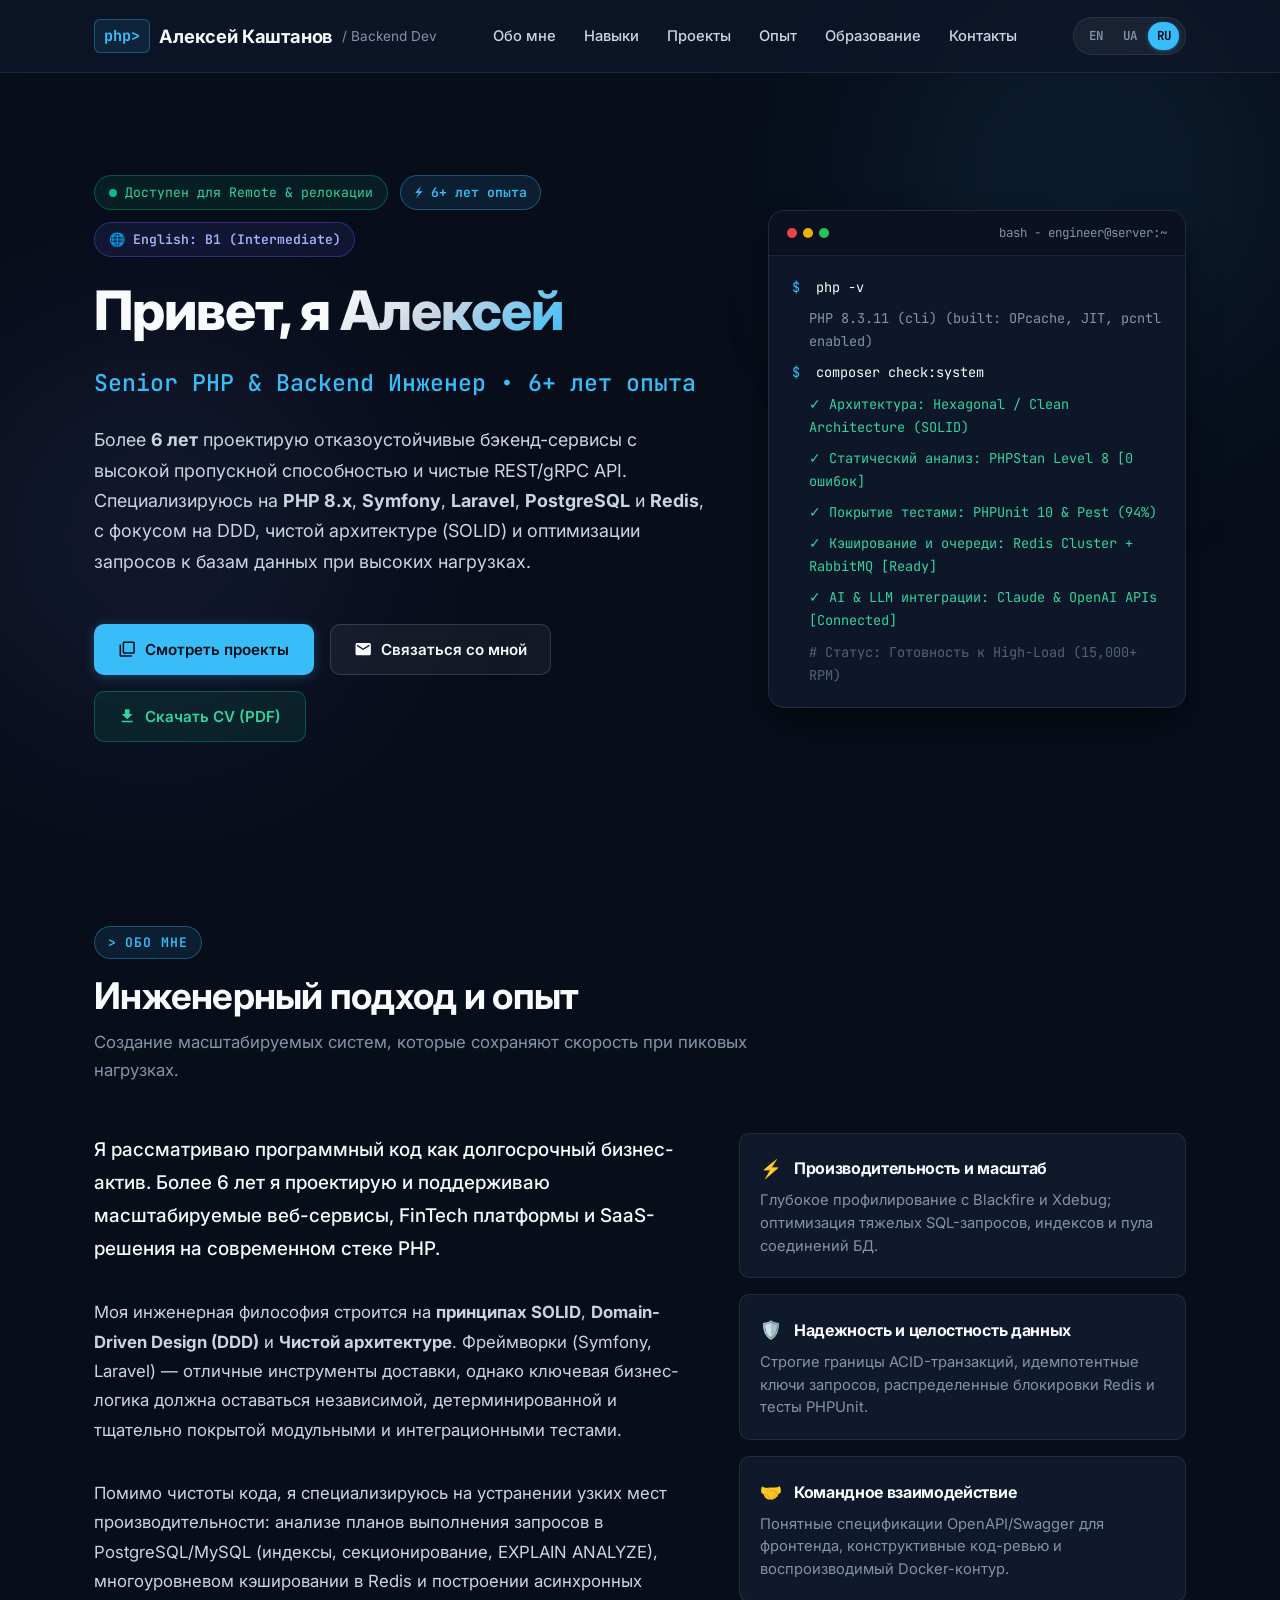
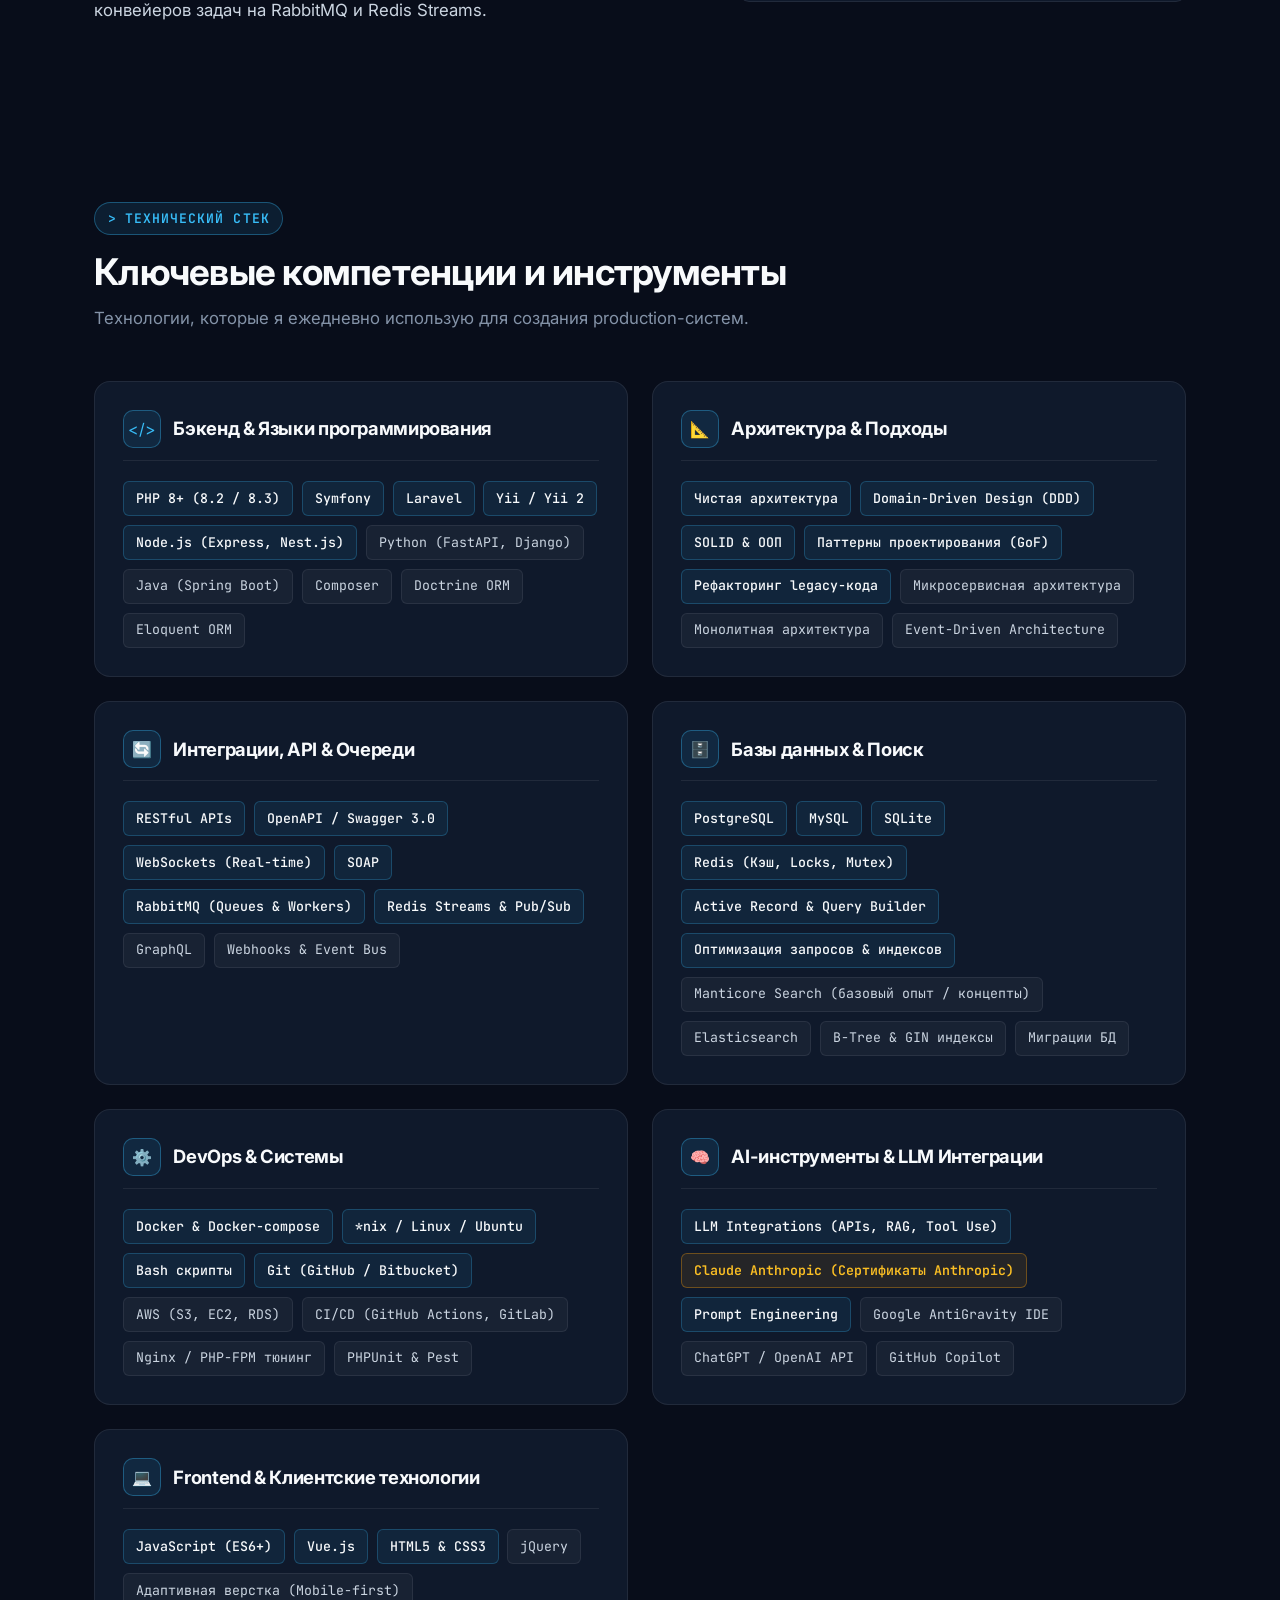
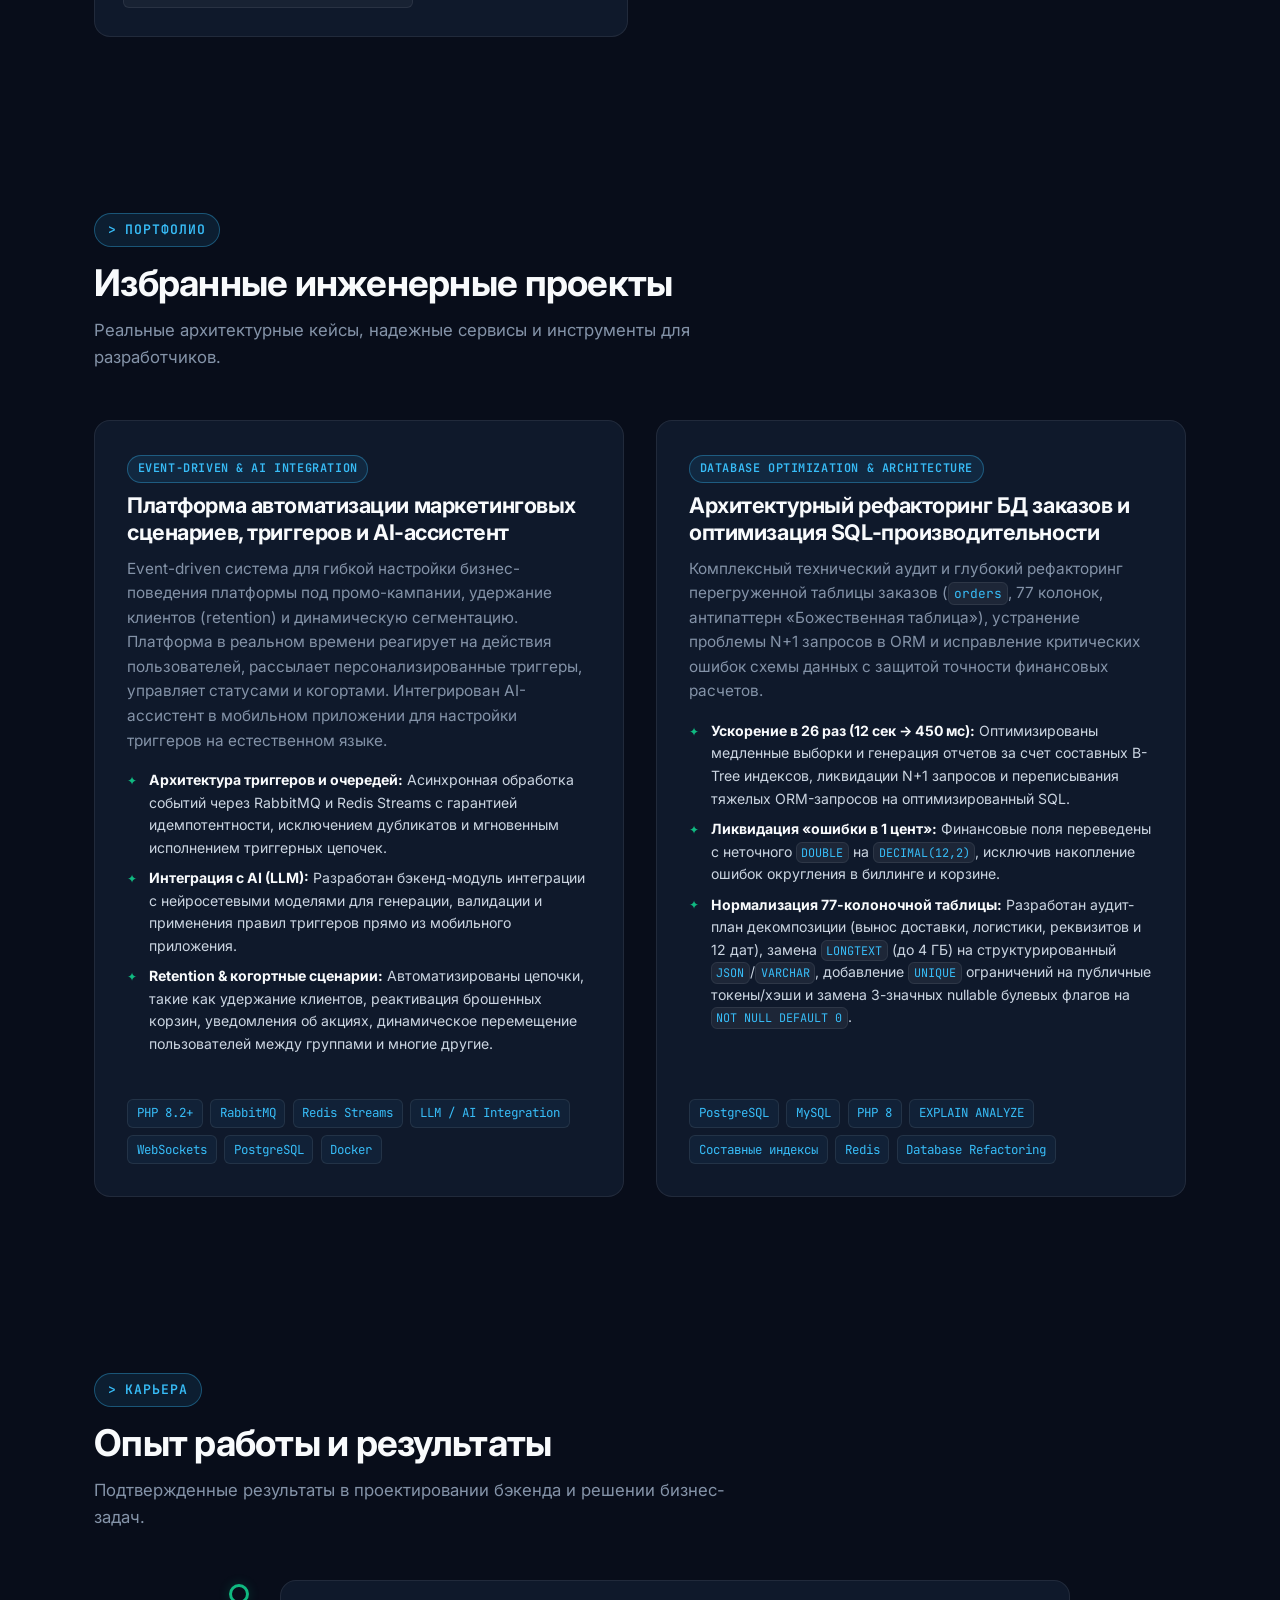
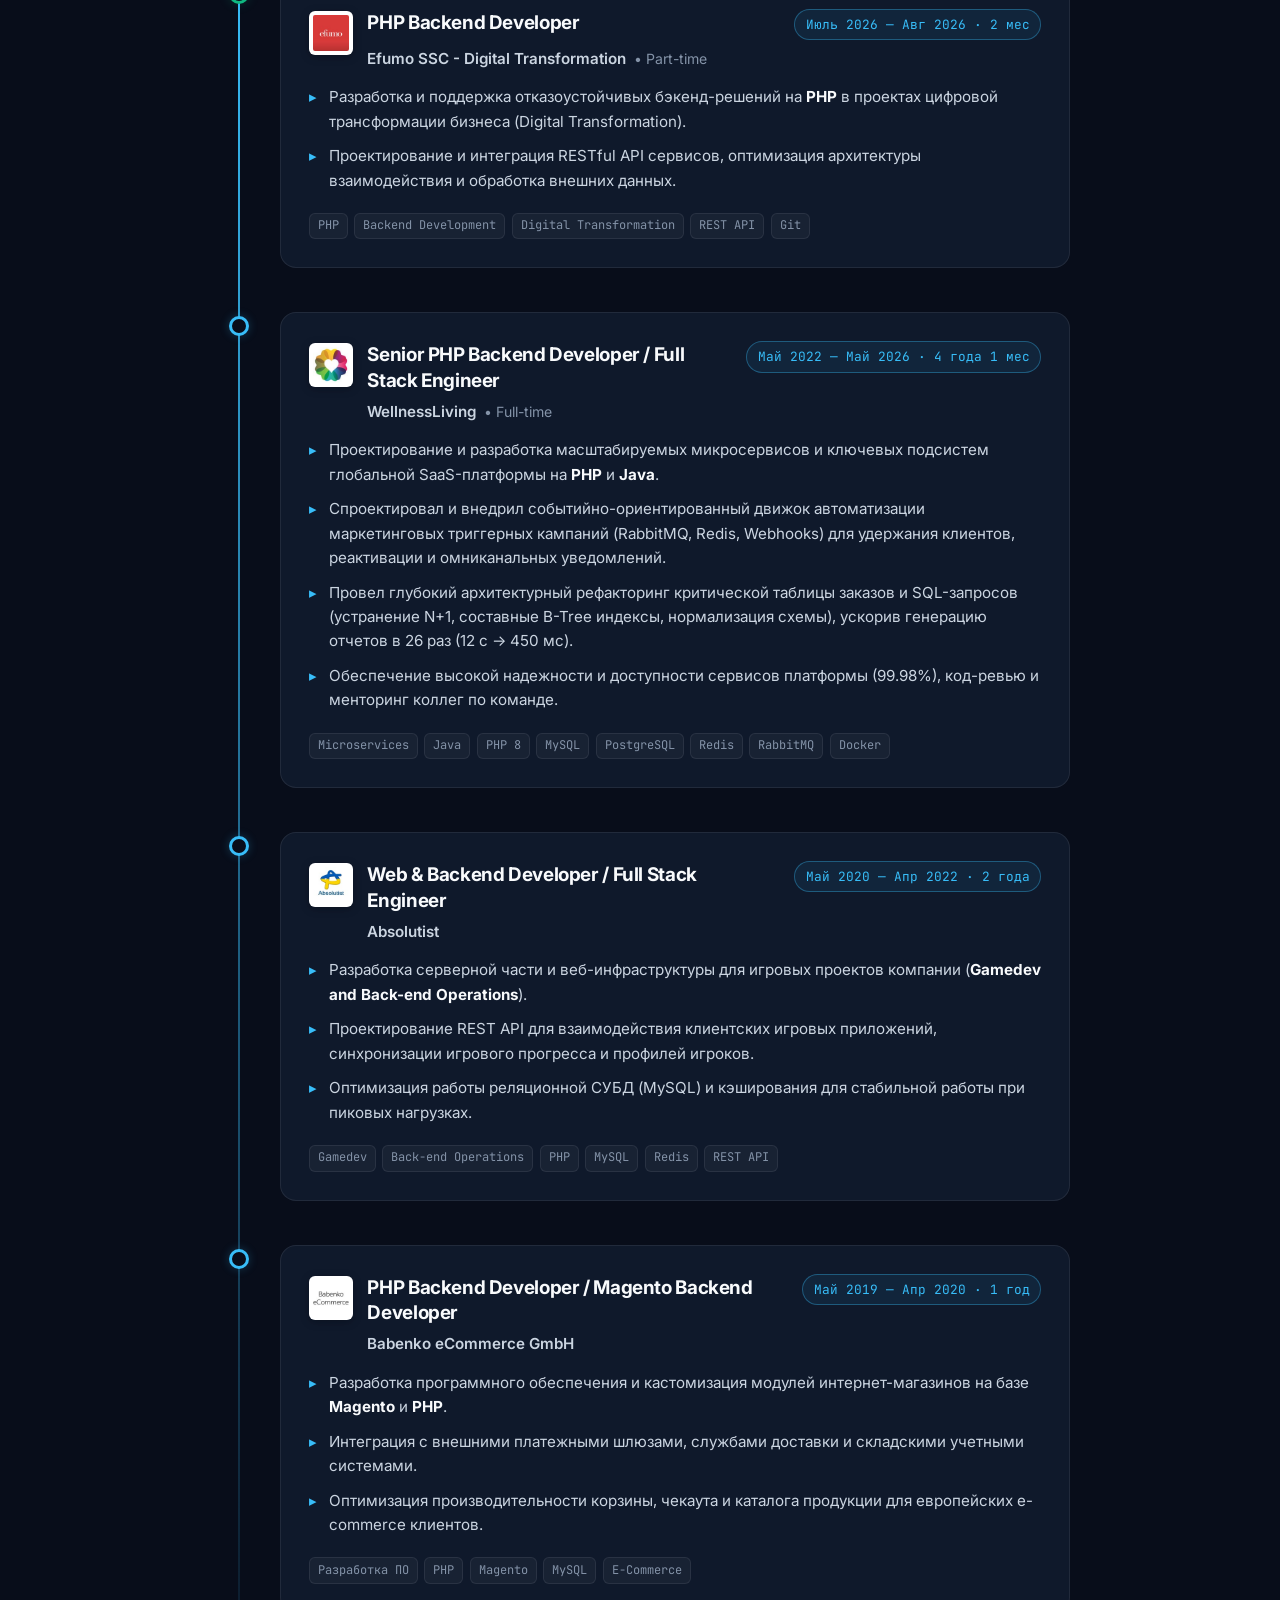
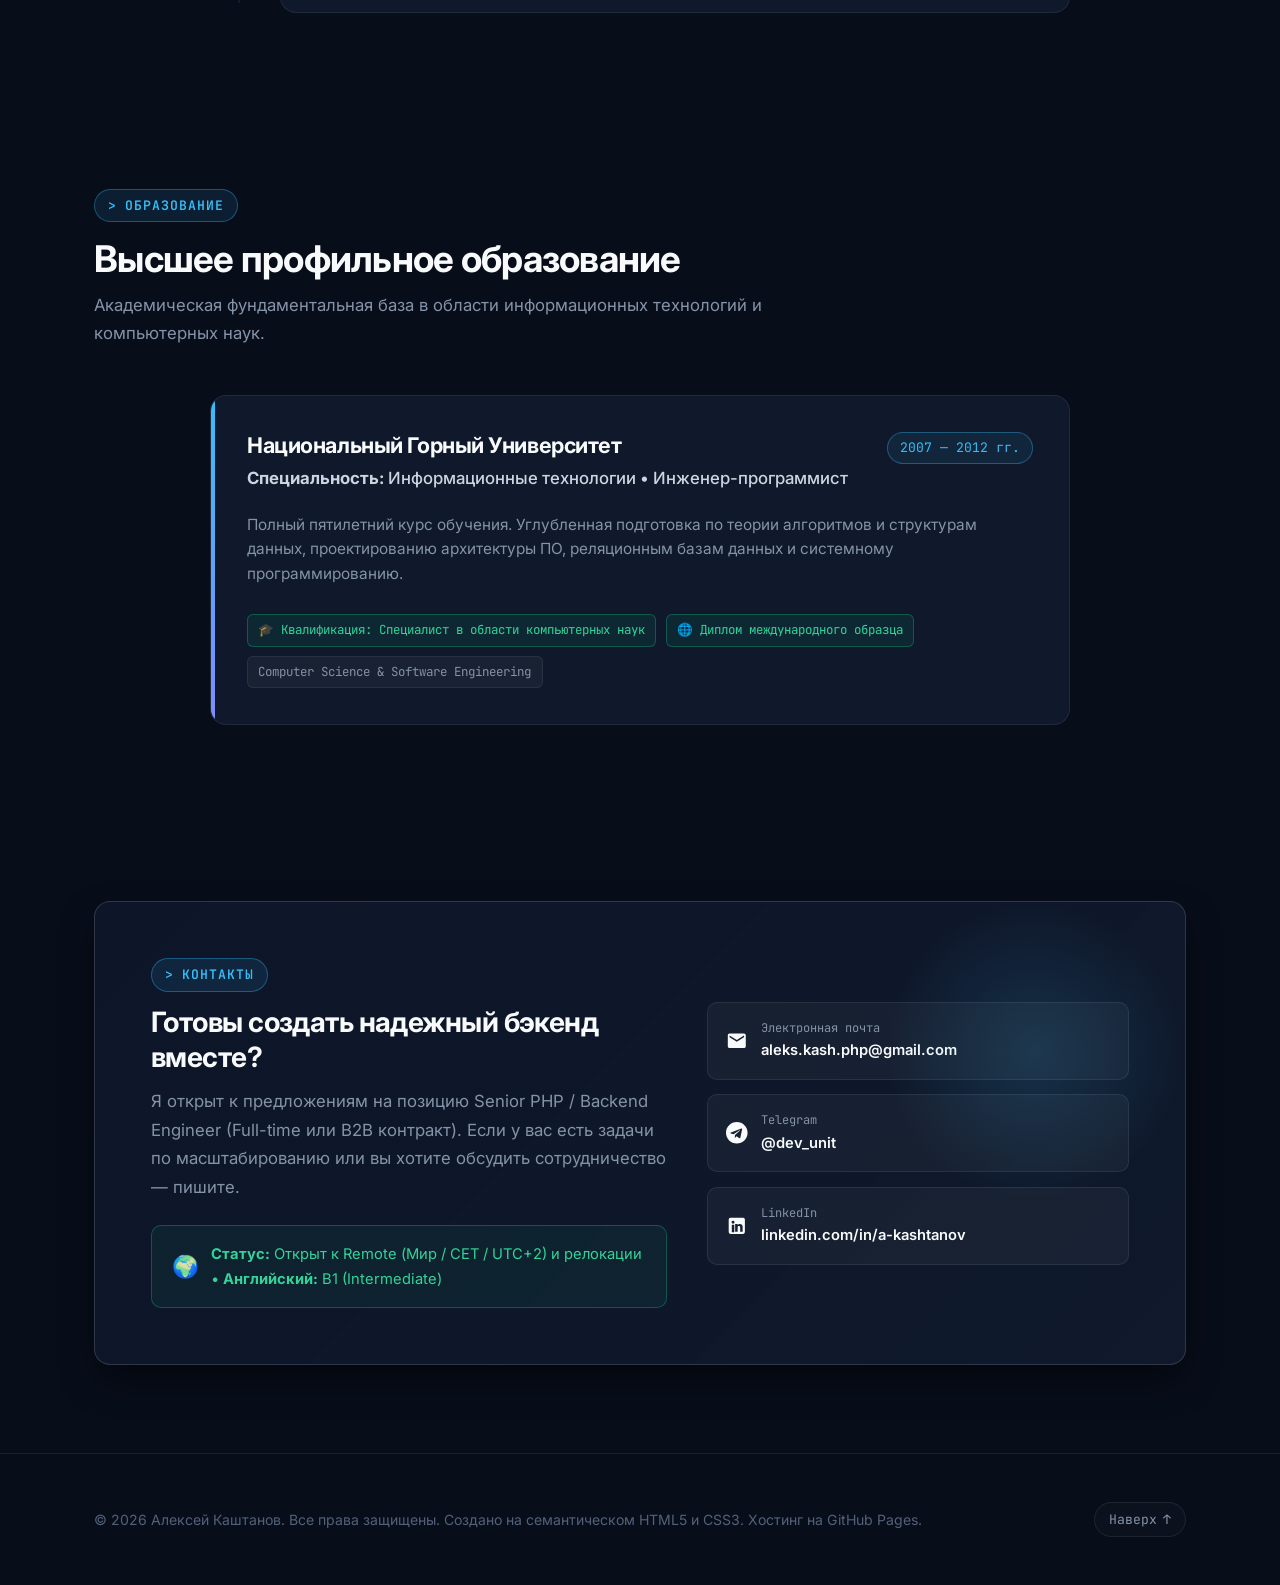
<file: ru/index.html>
<!DOCTYPE html>
<html lang="ru">
<head>
  <meta charset="UTF-8">
  <meta name="viewport" content="width=device-width, initial-scale=1.0">
  <meta http-equiv="X-UA-Compatible" content="ie=edge">

  <!-- SEO & Primary Meta Tags -->
  <title>Алексей Каштанов | Senior PHP &amp; Backend Developer | Портфолио и резюме</title>
  <meta name="title" content="Алексей Каштанов | Senior PHP &amp; Backend Developer | Портфолио и резюме">
  <meta name="description" content="Senior PHP / Backend разработчик с 6+ годами опыта проектирования микросервисов, высоконагруженных RESTful API и архитектуры баз данных на PHP 8+, Symfony, Laravel, PostgreSQL и Redis.">
  <meta name="keywords" content="PHP Developer, Backend Developer, Symfony, Laravel, PHP 8, PostgreSQL, Redis, Docker, Microservices, REST API, Clean Architecture, SOLID">
  <meta name="author" content="Алексей Каштанов">
  <meta name="robots" content="index, follow">

  <!-- Open Graph / Social Sharing -->
  <meta property="og:type" content="website">
  <meta property="og:url" content="https://aleks-kash.github.io/portfolio/ru/">
  <meta property="og:title" content="Алексей Каштанов | Senior PHP &amp; Backend Developer">
  <meta property="og:description" content="Бэкенд-проекты, архитектура масштабируемых систем и достижения на PHP 8, Symfony, Laravel, PostgreSQL и Redis.">

  <!-- Inline SVG Tech Favicon -->
  <link rel="icon" href="data:image/svg+xml,<svg xmlns='http://www.w3.org/2000/svg' viewBox='0 0 32 32'><rect width='32' height='32' rx='8' fill='%23080d1a'/><text x='50%' y='58%' dominant-baseline='middle' text-anchor='middle' fill='%2338bdf8' font-family='monospace' font-weight='bold' font-size='18'>&gt;_</text></svg>">

  <!-- Shared Stylesheet -->
  <link rel="stylesheet" href="../css/style.css">

  <!-- Modern Font Preconnect -->
  <link rel="preconnect" href="https://fonts.googleapis.com">
  <link rel="preconnect" href="https://fonts.gstatic.com" crossorigin>
  <link href="https://fonts.googleapis.com/css2?family=Inter:wght@400;500;600;700;800&family=JetBrains+Mono:wght@400;500;600&display=swap" rel="stylesheet">
</head>
<body>

  <!-- =========================================================================
       1. Header & Navigation (Русская версия)
       ========================================================================= -->
  <header class="site-header" id="header" role="banner">
    <div class="container nav-container">

      <!-- Brand Logo / Prompt -->
      <a href="#hero" class="brand-logo" aria-label="Алексей Каштанов - Главная страница">
        <span class="brand-prompt">php&gt;</span>
        <span class="brand-text">Алексей Каштанов</span>
        <span class="brand-role">/ Backend Dev</span>
      </a>

      <!-- Pure CSS Mobile Toggle Checkbox -->
      <input type="checkbox" id="nav-toggle" class="nav-toggle-checkbox" aria-label="Открыть мобильное меню">

      <!-- Navigation Links -->
      <nav class="nav-menu" role="navigation" aria-label="Основная навигация">
        <a href="#about" class="nav-link">Обо мне</a>
        <a href="#skills" class="nav-link">Навыки</a>
        <a href="#projects" class="nav-link">Проекты</a>
        <a href="#experience" class="nav-link">Опыт</a>
        <a href="#education" class="nav-link">Образование</a>
        <a href="#contacts" class="nav-link">Контакты</a>
      </nav>

      <!-- Navigation Actions: Language Switcher & Hamburger Toggle -->
      <div class="nav-actions">
        <!-- Static Language Switcher -->
        <div class="lang-switcher" aria-label="Выбор языка">
          <a href="../index.html" class="lang-btn" title="English">EN</a>
          <a href="../ua/index.html" class="lang-btn" title="Українська">UA</a>
          <a href="index.html" class="lang-btn active" aria-current="page" title="Русский">RU</a>
        </div>

        <!-- Mobile Hamburger Icon -->
        <label for="nav-toggle" class="nav-toggle-label" aria-label="Меню навигации">
          <span class="nav-toggle-bar"></span>
          <span class="nav-toggle-bar"></span>
          <span class="nav-toggle-bar"></span>
        </label>
      </div>

    </div>
  </header>

  <main id="main-content" role="main">

    <!-- =========================================================================
         2. Hero Section
         ========================================================================= -->
    <section class="section hero" id="hero" aria-labelledby="hero-title">
      <div class="container">
        <div class="hero-grid">

          <div class="hero-content">
            <!-- Badges: Availability, Experience & English Level -->
            <div class="hero-badges">
              <div class="status-badge" role="status">
                <span class="status-pulse" aria-hidden="true"></span>
                <span>Доступен для Remote &amp; релокации</span>
              </div>
              <div class="exp-badge">
                <span>⚡ 6+ лет опыта</span>
              </div>
              <div class="lang-level-badge">
                <span>🌐 English: B1 (Intermediate)</span>
              </div>
            </div>

            <!-- Hero Headline -->
            <h1 class="hero-title" id="hero-title">
              Привет, я <span class="gradient-text">Алексей</span>
            </h1>

            <div class="hero-subtitle">
              Senior PHP &amp; Backend Инженер &bull; 6+ лет опыта
            </div>

            <!-- Pitch -->
            <p class="hero-bio">
              Более <strong>6 лет</strong> проектирую отказоустойчивые бэкенд-сервисы с высокой пропускной способностью и чистые REST/gRPC API. Специализируюсь на <strong>PHP 8.x</strong>, <strong>Symfony</strong>, <strong>Laravel</strong>, <strong>PostgreSQL</strong> и <strong>Redis</strong>, с фокусом на DDD, чистой архитектуре (SOLID) и оптимизации запросов к базам данных при высоких нагрузках.
            </p>

            <!-- Call-to-Actions -->
            <div class="hero-cta">
              <a href="#projects" class="btn btn-primary" id="cta-view-projects">
                <svg viewBox="0 0 24 24" aria-hidden="true"><path d="M4 6H2v14c0 1.1.9 2 2 2h14v-2H4V6zm16-4H8c-1.1 0-2 .9-2 2v12c0 1.1.9 2 2 2h12c1.1 0 2-.9 2-2V4c0-1.1-.9-2-2-2zm0 14H8V4h12v12z"/></svg>
                Смотреть проекты
              </a>
              <a href="#contacts" class="btn btn-secondary" id="cta-contact-me">
                <svg viewBox="0 0 24 24" aria-hidden="true"><path d="M20 4H4c-1.1 0-1.99.9-1.99 2L2 18c0 1.1.9 2 2 2h16c1.1 0 2-.9 2-2V6c0-1.1-.9-2-2-2zm0 4l-8 5-8-5V6l8 5 8-5v2z"/></svg>
                Связаться со мной
              </a>
              <a href="../assets/Oleksii_Kashtanov_PHP_Backend_Developer_CV_RU.pdf" class="btn btn-cv" id="cta-download-cv" download="Oleksii_Kashtanov_PHP_Backend_Developer_CV_RU.pdf" target="_blank" rel="noopener">
                <svg viewBox="0 0 24 24" aria-hidden="true"><path d="M19 9h-4V3H9v6H5l7 7 7-7zM5 18v2h14v-2H5z"/></svg>
                Скачать CV (PDF)
              </a>
            </div>
          </div>

          <!-- Terminal Card -->
          <aside class="hero-card" aria-label="Backend Stack Terminal Preview">
            <div class="card-header-bar">
              <div class="terminal-dots" aria-hidden="true">
                <span class="terminal-dot dot-red"></span>
                <span class="terminal-dot dot-yellow"></span>
                <span class="terminal-dot dot-green"></span>
              </div>
              <span class="terminal-title">bash - engineer@server:~</span>
            </div>
            <div class="card-body-terminal">
              <div class="terminal-line">
                <span class="cmd-prompt">$</span>
                <span class="cmd-text">php -v</span>
              </div>
              <div class="terminal-line cmd-output">
                PHP 8.3.11 (cli) (built: OPcache, JIT, pcntl enabled)
              </div>
              <div class="terminal-line">
                <span class="cmd-prompt">$</span>
                <span class="cmd-text">composer check:system</span>
              </div>
              <div class="terminal-line cmd-output cmd-highlight">
                ✓ Архитектура: Hexagonal / Clean Architecture (SOLID)
              </div>
              <div class="terminal-line cmd-output cmd-highlight">
                ✓ Статический анализ: PHPStan Level 8 [0 ошибок]
              </div>
              <div class="terminal-line cmd-output cmd-highlight">
                ✓ Покрытие тестами: PHPUnit 10 &amp; Pest (94%)
              </div>
              <div class="terminal-line cmd-output cmd-highlight">
                ✓ Кэширование и очереди: Redis Cluster + RabbitMQ [Ready]
              </div>
              <div class="terminal-line cmd-output cmd-highlight">
                ✓ AI &amp; LLM интеграции: Claude &amp; OpenAI APIs [Connected]
              </div>
              <div class="terminal-line cmd-output cmd-comment">
                # Статус: Готовность к High-Load (15,000+ RPM)
              </div>
            </div>
          </aside>

        </div>

      </div>
    </section>

    <!-- =========================================================================
         3. About Me Section
         ========================================================================= -->
    <section class="section" id="about" aria-labelledby="about-title">
      <div class="container">

        <div class="section-header">
          <div class="section-tag">Обо мне</div>
          <h2 class="section-title" id="about-title">Инженерный подход и опыт</h2>
          <p class="section-desc">Создание масштабируемых систем, которые сохраняют скорость при пиковых нагрузках.</p>
        </div>

        <div class="about-grid">

          <article class="about-text">
            <p class="lead">
              Я рассматриваю программный код как долгосрочный бизнес-актив. Более 6 лет я проектирую и поддерживаю масштабируемые веб-сервисы, FinTech платформы и SaaS-решения на современном стеке PHP.
            </p>
            <p>
              Моя инженерная философия строится на <strong>принципах SOLID</strong>, <strong>Domain-Driven Design (DDD)</strong> и <strong>Чистой архитектуре</strong>. Фреймворки (Symfony, Laravel) — отличные инструменты доставки, однако ключевая бизнес-логика должна оставаться независимой, детерминированной и тщательно покрытой модульными и интеграционными тестами.
            </p>
            <p>
              Помимо чистоты кода, я специализируюсь на устранении узких мест производительности: анализе планов выполнения запросов в PostgreSQL/MySQL (индексы, секционирование, EXPLAIN ANALYZE), многоуровневом кэшировании в Redis и построении асинхронных конвейеров задач на RabbitMQ и Redis Streams.
            </p>
          </article>

          <!-- Highlights Sidebar -->
          <div class="about-highlights">
            <div class="highlight-card">
              <div class="highlight-header">
                <span class="highlight-icon">⚡</span>
                <h3 class="highlight-title">Производительность и масштаб</h3>
              </div>
              <p class="highlight-desc">Глубокое профилирование с Blackfire и Xdebug; оптимизация тяжелых SQL-запросов, индексов и пула соединений БД.</p>
            </div>

            <div class="highlight-card">
              <div class="highlight-header">
                <span class="highlight-icon">🛡️</span>
                <h3 class="highlight-title">Надежность и целостность данных</h3>
              </div>
              <p class="highlight-desc">Строгие границы ACID-транзакций, идемпотентные ключи запросов, распределенные блокировки Redis и тесты PHPUnit.</p>
            </div>

            <div class="highlight-card">
              <div class="highlight-header">
                <span class="highlight-icon">🤝</span>
                <h3 class="highlight-title">Командное взаимодействие</h3>
              </div>
              <p class="highlight-desc">Понятные спецификации OpenAPI/Swagger для фронтенда, конструктивные код-ревью и воспроизводимый Docker-контур.</p>
            </div>
          </div>

        </div>

      </div>
    </section>

    <!-- =========================================================================
         4. Technical Skills
         ========================================================================= -->
    <section class="section" id="skills" aria-labelledby="skills-title">
      <div class="container">

        <div class="section-header">
          <div class="section-tag">Технический стек</div>
          <h2 class="section-title" id="skills-title">Ключевые компетенции и инструменты</h2>
          <p class="section-desc">Технологии, которые я ежедневно использую для создания production-систем.</p>
        </div>

        <div class="skills-grid">

          <!-- Category 1: Backend & Languages -->
          <div class="skill-category-card">
            <div class="skill-category-header">
              <div class="skill-category-icon" aria-hidden="true">&lt;/&gt;</div>
              <h3 class="skill-category-title">Бэкенд &amp; Языки программирования</h3>
            </div>
            <ul class="skill-tags">
              <li class="skill-tag priority">PHP 8+ (8.2 / 8.3)</li>
              <li class="skill-tag priority">Symfony</li>
              <li class="skill-tag priority">Laravel</li>
              <li class="skill-tag priority">Yii / Yii 2</li>
              <li class="skill-tag priority">Node.js (Express, Nest.js)</li>
              <li class="skill-tag">Python (FastAPI, Django)</li>
              <li class="skill-tag">Java (Spring Boot)</li>
              <li class="skill-tag">Composer</li>
              <li class="skill-tag">Doctrine ORM</li>
              <li class="skill-tag">Eloquent ORM</li>
            </ul>
          </div>

          <!-- Category 2: Architecture & Approaches -->
          <div class="skill-category-card">
            <div class="skill-category-header">
              <div class="skill-category-icon" aria-hidden="true">📐</div>
              <h3 class="skill-category-title">Архитектура &amp; Подходы</h3>
            </div>
            <ul class="skill-tags">
              <li class="skill-tag priority">Чистая архитектура</li>
              <li class="skill-tag priority">Domain-Driven Design (DDD)</li>
              <li class="skill-tag priority">SOLID &amp; ООП</li>
              <li class="skill-tag priority">Паттерны проектирования (GoF)</li>
              <li class="skill-tag priority">Рефакторинг legacy-кода</li>
              <li class="skill-tag">Микросервисная архитектура</li>
              <li class="skill-tag">Монолитная архитектура</li>
              <li class="skill-tag">Event-Driven Architecture</li>
            </ul>
          </div>

          <!-- Category 3: Integrations, API & Queues -->
          <div class="skill-category-card">
            <div class="skill-category-header">
              <div class="skill-category-icon" aria-hidden="true">🔄</div>
              <h3 class="skill-category-title">Интеграции, API &amp; Очереди</h3>
            </div>
            <ul class="skill-tags">
              <li class="skill-tag priority">RESTful APIs</li>
              <li class="skill-tag priority">OpenAPI / Swagger 3.0</li>
              <li class="skill-tag priority">WebSockets (Real-time)</li>
              <li class="skill-tag priority">SOAP</li>
              <li class="skill-tag priority">RabbitMQ (Queues &amp; Workers)</li>
              <li class="skill-tag priority">Redis Streams &amp; Pub/Sub</li>
              <li class="skill-tag">GraphQL</li>
              <li class="skill-tag">Webhooks &amp; Event Bus</li>
            </ul>
          </div>

          <!-- Category 4: Databases & Search -->
          <div class="skill-category-card">
            <div class="skill-category-header">
              <div class="skill-category-icon" aria-hidden="true">🗄️</div>
              <h3 class="skill-category-title">Базы данных &amp; Поиск</h3>
            </div>
            <ul class="skill-tags">
              <li class="skill-tag priority">PostgreSQL</li>
              <li class="skill-tag priority">MySQL</li>
              <li class="skill-tag priority">SQLite</li>
              <li class="skill-tag priority">Redis (Кэш, Locks, Mutex)</li>
              <li class="skill-tag priority">Active Record &amp; Query Builder</li>
              <li class="skill-tag priority">Оптимизация запросов &amp; индексов</li>
              <li class="skill-tag">Manticore Search (базовый опыт / концепты)</li>
              <li class="skill-tag">Elasticsearch</li>
              <li class="skill-tag">B-Tree &amp; GIN индексы</li>
              <li class="skill-tag">Миграции БД</li>
            </ul>
          </div>

          <!-- Category 5: DevOps & Systems -->
          <div class="skill-category-card">
            <div class="skill-category-header">
              <div class="skill-category-icon" aria-hidden="true">⚙️</div>
              <h3 class="skill-category-title">DevOps &amp; Системы</h3>
            </div>
            <ul class="skill-tags">
              <li class="skill-tag priority">Docker &amp; Docker-compose</li>
              <li class="skill-tag priority">*nix / Linux / Ubuntu</li>
              <li class="skill-tag priority">Bash скрипты</li>
              <li class="skill-tag priority">Git (GitHub / Bitbucket)</li>
              <li class="skill-tag">AWS (S3, EC2, RDS)</li>
              <li class="skill-tag">CI/CD (GitHub Actions, GitLab)</li>
              <li class="skill-tag">Nginx / PHP-FPM тюнинг</li>
              <li class="skill-tag">PHPUnit &amp; Pest</li>
            </ul>
          </div>

          <!-- Category 6: AI-инструменты & LLM Интеграции -->
          <div class="skill-category-card">
            <div class="skill-category-header">
              <div class="skill-category-icon" aria-hidden="true">🧠</div>
              <h3 class="skill-category-title">AI-инструменты &amp; LLM Интеграции</h3>
            </div>
            <ul class="skill-tags">
              <li class="skill-tag priority">LLM Integrations (APIs, RAG, Tool Use)</li>
              <li class="skill-tag cert">Claude Anthropic (Сертификаты Anthropic)</li>
              <li class="skill-tag priority">Prompt Engineering</li>
              <li class="skill-tag">Google AntiGravity IDE</li>
              <li class="skill-tag">ChatGPT / OpenAI API</li>
              <li class="skill-tag">GitHub Copilot</li>
            </ul>
          </div>

          <!-- Category 7: Frontend & UI -->
          <div class="skill-category-card">
            <div class="skill-category-header">
              <div class="skill-category-icon" aria-hidden="true">💻</div>
              <h3 class="skill-category-title">Frontend &amp; Клиентские технологии</h3>
            </div>
            <ul class="skill-tags">
              <li class="skill-tag priority">JavaScript (ES6+)</li>
              <li class="skill-tag priority">Vue.js</li>
              <li class="skill-tag priority">HTML5 &amp; CSS3</li>
              <li class="skill-tag">jQuery</li>
              <li class="skill-tag">Адаптивная верстка (Mobile-first)</li>
            </ul>
          </div>

        </div>

      </div>
    </section>

    <!-- =========================================================================
         5. Featured Projects
         ========================================================================= -->
    <section class="section" id="projects" aria-labelledby="projects-title">
      <div class="container">

        <div class="section-header">
          <div class="section-tag">Портфолио</div>
          <h2 class="section-title" id="projects-title">Избранные инженерные проекты</h2>
          <p class="section-desc">Реальные архитектурные кейсы, надежные сервисы и инструменты для разработчиков.</p>
        </div>

        <div class="projects-grid">

          <!-- Project 1: Campaign Automation Engine & AI Integration -->
          <article class="project-card">
            <div class="project-header">
              <span class="project-badge">Event-Driven &amp; AI Integration</span>
              <h3 class="project-title">Платформа автоматизации маркетинговых сценариев, триггеров и AI-ассистент</h3>
              <p class="project-desc">
                Event-driven система для гибкой настройки бизнес-поведения платформы под промо-кампании, удержание клиентов (retention) и динамическую сегментацию. Платформа в реальном времени реагирует на действия пользователей, рассылает персонализированные триггеры, управляет статусами и когортами. Интегрирован AI-ассистент в мобильном приложении для настройки триггеров на естественном языке.
              </p>
            </div>

            <ul class="project-metrics-list">
              <li><strong>Архитектура триггеров и очередей:</strong> Асинхронная обработка событий через RabbitMQ и Redis Streams с гарантией идемпотентности, исключением дубликатов и мгновенным исполнением триггерных цепочек.</li>
              <li><strong>Интеграция с AI (LLM):</strong> Разработан бэкенд-модуль интеграции с нейросетевыми моделями для генерации, валидации и применения правил триггеров прямо из мобильного приложения.</li>
              <li><strong>Retention &amp; когортные сценарии:</strong> Автоматизированы цепочки, такие как удержание клиентов, реактивация брошенных корзин, уведомления об акциях, динамическое перемещение пользователей между группами и многие другие.</li>
            </ul>

            <div class="project-tech-stack">
              <span>PHP 8.2+</span>
              <span>RabbitMQ</span>
              <span>Redis Streams</span>
              <span>LLM / AI Integration</span>
              <span>WebSockets</span>
              <span>PostgreSQL</span>
              <span>Docker</span>
            </div>
          </article>

          <!-- Project 2: Database Schema Normalization & Query Optimization -->
          <article class="project-card">
            <div class="project-header">
              <span class="project-badge">Database Optimization &amp; Architecture</span>
              <h3 class="project-title">Архитектурный рефакторинг БД заказов и оптимизация SQL-производительности</h3>
              <p class="project-desc">
                Комплексный технический аудит и глубокий рефакторинг перегруженной таблицы заказов (<code class="inline-code">orders</code>, 77 колонок, антипаттерн «Божественная таблица»), устранение проблемы N+1 запросов в ORM и исправление критических ошибок схемы данных с защитой точности финансовых расчетов.
              </p>
            </div>

            <ul class="project-metrics-list">
              <li><strong>Ускорение в 26 раз (12 сек → 450 мс):</strong> Оптимизированы медленные выборки и генерация отчетов за счет составных B-Tree индексов, ликвидации N+1 запросов и переписывания тяжелых ORM-запросов на оптимизированный SQL.</li>
              <li><strong>Ликвидация «ошибки в 1 цент»:</strong> Финансовые поля переведены с неточного <code class="inline-code">DOUBLE</code> на <code class="inline-code">DECIMAL(12,2)</code>, исключив накопление ошибок округления в биллинге и корзине.</li>
              <li><strong>Нормализация 77-колоночной таблицы:</strong> Разработан аудит-план декомпозиции (вынос доставки, логистики, реквизитов и 12 дат), замена <code class="inline-code">LONGTEXT</code> (до 4 ГБ) на структурированный <code class="inline-code">JSON</code>/<code class="inline-code">VARCHAR</code>, добавление <code class="inline-code">UNIQUE</code> ограничений на публичные токены/хэши и замена 3-значных nullable булевых флагов на <code class="inline-code">NOT NULL DEFAULT 0</code>.</li>
            </ul>

            <div class="project-tech-stack">
              <span>PostgreSQL</span>
              <span>MySQL</span>
              <span>PHP 8</span>
              <span>EXPLAIN ANALYZE</span>
              <span>Составные индексы</span>
              <span>Redis</span>
              <span>Database Refactoring</span>
            </div>
          </article>

        </div>

      </div>
    </section>

    <!-- =========================================================================
         6. Work Experience / Timeline
         ========================================================================= -->
    <section class="section" id="experience" aria-labelledby="experience-title">
      <div class="container">

        <div class="section-header">
          <div class="section-tag">Карьера</div>
          <h2 class="section-title" id="experience-title">Опыт работы и результаты</h2>
          <p class="section-desc">Подтвержденные результаты в проектировании бэкенда и решении бизнес-задач.</p>
        </div>

        <div class="timeline">

          <!-- Role 1: Efumo SSC - Digital Transformation -->
          <div class="timeline-item">
            <span class="timeline-marker current" aria-hidden="true"></span>
            <article class="timeline-card">
              <div class="timeline-header">
                <div class="timeline-title-group">
                  <img src="../assets/img/efumo.png" alt="Efumo SSC logo" class="timeline-company-logo" width="44" height="44" loading="lazy">
                  <div class="timeline-title-content">
                    <div class="timeline-heading-and-date">
                      <h3 class="timeline-role">PHP Backend Developer</h3>
                      <span class="timeline-date">Июль 2026 &mdash; Авг 2026 &middot; 2 мес</span>
                    </div>
                    <div class="timeline-company-row">
                      <span class="timeline-company">Efumo SSC - Digital Transformation</span>
                      <span class="timeline-location">&bull; Part-time</span>
                    </div>
                  </div>
                </div>
              </div>
              <ul class="timeline-responsibilities">
                <li>Разработка и поддержка отказоустойчивых бэкенд-решений на <strong>PHP</strong> в проектах цифровой трансформации бизнеса (Digital Transformation).</li>
                <li>Проектирование и интеграция RESTful API сервисов, оптимизация архитектуры взаимодействия и обработка внешних данных.</li>
              </ul>
              <div class="timeline-stack">
                <span>PHP</span>
                <span>Backend Development</span>
                <span>Digital Transformation</span>
                <span>REST API</span>
                <span>Git</span>
              </div>
            </article>
          </div>

          <!-- Role 2: WellnessLiving -->
          <div class="timeline-item">
            <span class="timeline-marker" aria-hidden="true"></span>
            <article class="timeline-card">
              <div class="timeline-header">
                <div class="timeline-title-group">
                  <img src="../assets/img/wellnessliving.png" alt="WellnessLiving logo" class="timeline-company-logo" width="44" height="44" loading="lazy">
                  <div class="timeline-title-content">
                    <div class="timeline-heading-and-date">
                      <h3 class="timeline-role">Senior PHP Backend Developer / Full Stack Engineer</h3>
                      <span class="timeline-date">Май 2022 &mdash; Май 2026 &middot; 4 года 1 мес</span>
                    </div>
                    <div class="timeline-company-row">
                      <span class="timeline-company">WellnessLiving</span>
                      <span class="timeline-location">&bull; Full-time</span>
                    </div>
                  </div>
                </div>
              </div>
              <ul class="timeline-responsibilities">
                <li>Проектирование и разработка масштабируемых микросервисов и ключевых подсистем глобальной SaaS-платформы на <strong>PHP</strong> и <strong>Java</strong>.</li>
                <li>Спроектировал и внедрил событийно-ориентированный движок автоматизации маркетинговых триггерных кампаний (RabbitMQ, Redis, Webhooks) для удержания клиентов, реактивации и омниканальных уведомлений.</li>
                <li>Провел глубокий архитектурный рефакторинг критической таблицы заказов и SQL-запросов (устранение N+1, составные B-Tree индексы, нормализация схемы), ускорив генерацию отчетов в 26 раз (12 с &rarr; 450 мс).</li>
                <li>Обеспечение высокой надежности и доступности сервисов платформы (99.98%), код-ревью и менторинг коллег по команде.</li>
              </ul>
              <div class="timeline-stack">
                <span>Microservices</span>
                <span>Java</span>
                <span>PHP 8</span>
                <span>MySQL</span>
                <span>PostgreSQL</span>
                <span>Redis</span>
                <span>RabbitMQ</span>
                <span>Docker</span>
              </div>
            </article>
          </div>

          <!-- Role 3: Absolutist -->
          <div class="timeline-item">
            <span class="timeline-marker" aria-hidden="true"></span>
            <article class="timeline-card">
              <div class="timeline-header">
                <div class="timeline-title-group">
                  <img src="../assets/img/absolutist.png" alt="Absolutist logo" class="timeline-company-logo" width="44" height="44" loading="lazy">
                  <div class="timeline-title-content">
                    <div class="timeline-heading-and-date">
                      <h3 class="timeline-role">Web &amp; Backend Developer / Full Stack Engineer</h3>
                      <span class="timeline-date">Май 2020 &mdash; Апр 2022 &middot; 2 года</span>
                    </div>
                    <div class="timeline-company-row">
                      <span class="timeline-company">Absolutist</span>
                    </div>
                  </div>
                </div>
              </div>
              <ul class="timeline-responsibilities">
                <li>Разработка серверной части и веб-инфраструктуры для игровых проектов компании (<strong>Gamedev and Back-end Operations</strong>).</li>
                <li>Проектирование REST API для взаимодействия клиентских игровых приложений, синхронизации игрового прогресса и профилей игроков.</li>
                <li>Оптимизация работы реляционной СУБД (MySQL) и кэширования для стабильной работы при пиковых нагрузках.</li>
              </ul>
              <div class="timeline-stack">
                <span>Gamedev</span>
                <span>Back-end Operations</span>
                <span>PHP</span>
                <span>MySQL</span>
                <span>Redis</span>
                <span>REST API</span>
              </div>
            </article>
          </div>

          <!-- Role 4: Babenko eCommerce GmbH -->
          <div class="timeline-item">
            <span class="timeline-marker" aria-hidden="true"></span>
            <article class="timeline-card">
              <div class="timeline-header">
                <div class="timeline-title-group">
                  <img src="../assets/img/babenko.png" alt="Babenko eCommerce GmbH logo" class="timeline-company-logo" width="44" height="44" loading="lazy">
                  <div class="timeline-title-content">
                    <div class="timeline-heading-and-date">
                      <h3 class="timeline-role">PHP Backend Developer / Magento Backend Developer</h3>
                      <span class="timeline-date">Май 2019 &mdash; Апр 2020 &middot; 1 год</span>
                    </div>
                    <div class="timeline-company-row">
                      <span class="timeline-company">Babenko eCommerce GmbH</span>
                    </div>
                  </div>
                </div>
              </div>
              <ul class="timeline-responsibilities">
                <li>Разработка программного обеспечения и кастомизация модулей интернет-магазинов на базе <strong>Magento</strong> и <strong>PHP</strong>.</li>
                <li>Интеграция с внешними платежными шлюзами, службами доставки и складскими учетными системами.</li>
                <li>Оптимизация производительности корзины, чекаута и каталога продукции для европейских e-commerce клиентов.</li>
              </ul>
              <div class="timeline-stack">
                <span>Разработка ПО</span>
                <span>PHP</span>
                <span>Magento</span>
                <span>MySQL</span>
                <span>E-Commerce</span>
              </div>
            </article>
          </div>

        </div>

      </div>
    </section>

    <!-- =========================================================================
         7. Education Section
         ========================================================================= -->
    <section class="section" id="education" aria-labelledby="education-title">
      <div class="container">

        <div class="section-header">
          <div class="section-tag">Образование</div>
          <h2 class="section-title" id="education-title">Высшее профильное образование</h2>
          <p class="section-desc">Академическая фундаментальная база в области информационных технологий и компьютерных наук.</p>
        </div>

        <div class="education-wrapper">
          <article class="education-card">
            <div class="education-header">
              <div>
                <h3 class="education-institution">Национальный Горный Университет</h3>
                <div class="education-degree">
                  <strong>Специальность:</strong> Информационные технологии &bull; Инженер-программист
                </div>
              </div>
              <span class="education-period">2007 &mdash; 2012 гг.</span>
            </div>

            <p style="color: var(--text-muted); font-size: 0.96rem; line-height: 1.6; margin-bottom: 0;">
              Полный пятилетний курс обучения. Углубленная подготовка по теории алгоритмов и структурам данных, проектированию архитектуры ПО, реляционным базам данных и системному программированию.
            </p>

            <div class="education-badges">
              <span class="edu-badge diploma">
                <span aria-hidden="true">🎓</span> Квалификация: Специалист в области компьютерных наук
              </span>
              <span class="edu-badge diploma">
                <span aria-hidden="true">🌐</span> Диплом международного образца
              </span>
              <span class="edu-badge">
                Computer Science &amp; Software Engineering
              </span>
            </div>
          </article>
        </div>

      </div>
    </section>

    <!-- =========================================================================
         8. Contacts & Footer Section
         ========================================================================= -->
    <section class="section" id="contacts" aria-labelledby="contacts-title">
      <div class="container">

        <div class="contacts-wrapper">
          <div class="contacts-grid">

            <div class="contacts-lead">
              <div class="section-tag">Контакты</div>
              <h3 id="contacts-title">Готовы создать надежный бэкенд вместе?</h3>
              <p>
                Я открыт к предложениям на позицию Senior PHP / Backend Engineer (Full-time или B2B контракт). Если у вас есть задачи по масштабированию или вы хотите обсудить сотрудничество — пишите.
              </p>

              <div class="availability-box">
                <span class="availability-icon">🌍</span>
                <span class="availability-text">
                  <strong>Статус:</strong> Открыт к Remote (Мир / CET / UTC+2) и релокации &bull; <strong>Английский:</strong> B1 (Intermediate)
                </span>
              </div>
            </div>

            <!-- Contact Methods -->
            <div class="contacts-links">

              <a href="mailto:aleks.kash.php@gmail.com" class="contact-card" id="contact-email">
                <svg viewBox="0 0 24 24" aria-hidden="true"><path d="M20 4H4c-1.1 0-1.99.9-1.99 2L2 18c0 1.1.9 2 2 2h16c1.1 0 2-.9 2-2V6c0-1.1-.9-2-2-2zm0 4l-8 5-8-5V6l8 5 8-5v2z"/></svg>
                <div class="contact-info">
                  <span class="contact-label">Электронная почта</span>
                  <span class="contact-value">aleks.kash.php@gmail.com</span>
                </div>
              </a>

              <a href="https://t.me/aleks_kash" class="contact-card" id="contact-telegram" target="_blank" rel="noopener">
                <svg viewBox="0 0 24 24" aria-hidden="true"><path d="M12 0C5.373 0 0 5.373 0 12s5.373 12 12 12 12-5.373 12-12S18.627 0 12 0zm5.894 8.221l-1.97 9.28c-.145.658-.537.818-1.084.508l-3-2.21-1.446 1.394c-.16.16-.295.295-.605.295l.213-3.053 5.56-5.023c.242-.213-.054-.333-.373-.121l-6.871 4.326-2.962-.924c-.643-.204-.657-.643.136-.953l11.57-4.461c.537-.194 1.006.131.832.946z"/></svg>
                <div class="contact-info">
                  <span class="contact-label">Telegram</span>
                  <span class="contact-value">@dev_unit</span>
                </div>
              </a>

              <a href="https://linkedin.com/in/a-kashtanov" class="contact-card" id="contact-linkedin" target="_blank" rel="noopener">
                <svg viewBox="0 0 24 24" aria-hidden="true"><path d="M19 3a2 2 0 0 1 2 2v14a2 2 0 0 1-2 2H5a2 2 0 0 1-2-2V5a2 2 0 0 1 2-2h14m-.5 15.5v-5.3a3.26 3.26 0 0 0-3.26-3.26c-.85 0-1.84.52-2.28 1.3v-1.11h-2.79v8.37h2.79v-4.93c0-.77.62-1.4 1.39-1.4a1.4 1.4 0 0 1 1.4 1.4v4.93h2.75M6.46 10.9v8.37H9.2V10.9H6.46M7.83 6.45a1.64 1.64 0 1 0 0 3.28 1.64 1.64 0 0 0 0-3.28z"/></svg>
                <div class="contact-info">
                  <span class="contact-label">LinkedIn</span>
                  <span class="contact-value">linkedin.com/in/a-kashtanov</span>
                </div>
              </a>

            </div>

          </div>
        </div>

      </div>
    </section>

  </main>

  <!-- =========================================================================
       8. Minimal Footer
       ========================================================================= -->
  <footer class="site-footer" role="contentinfo">
    <div class="container footer-content">
      <div class="footer-copy">
        &copy; 2026 Алексей Каштанов. Все права защищены. Создано на семантическом HTML5 и CSS3. Хостинг на GitHub Pages.
      </div>
      <a href="#hero" class="footer-back-to-top" aria-label="Вернуться наверх">
        <span>Наверх</span>
        <span aria-hidden="true">&uarr;</span>
      </a>
    </div>
  </footer>

</body>
</html>
</file>
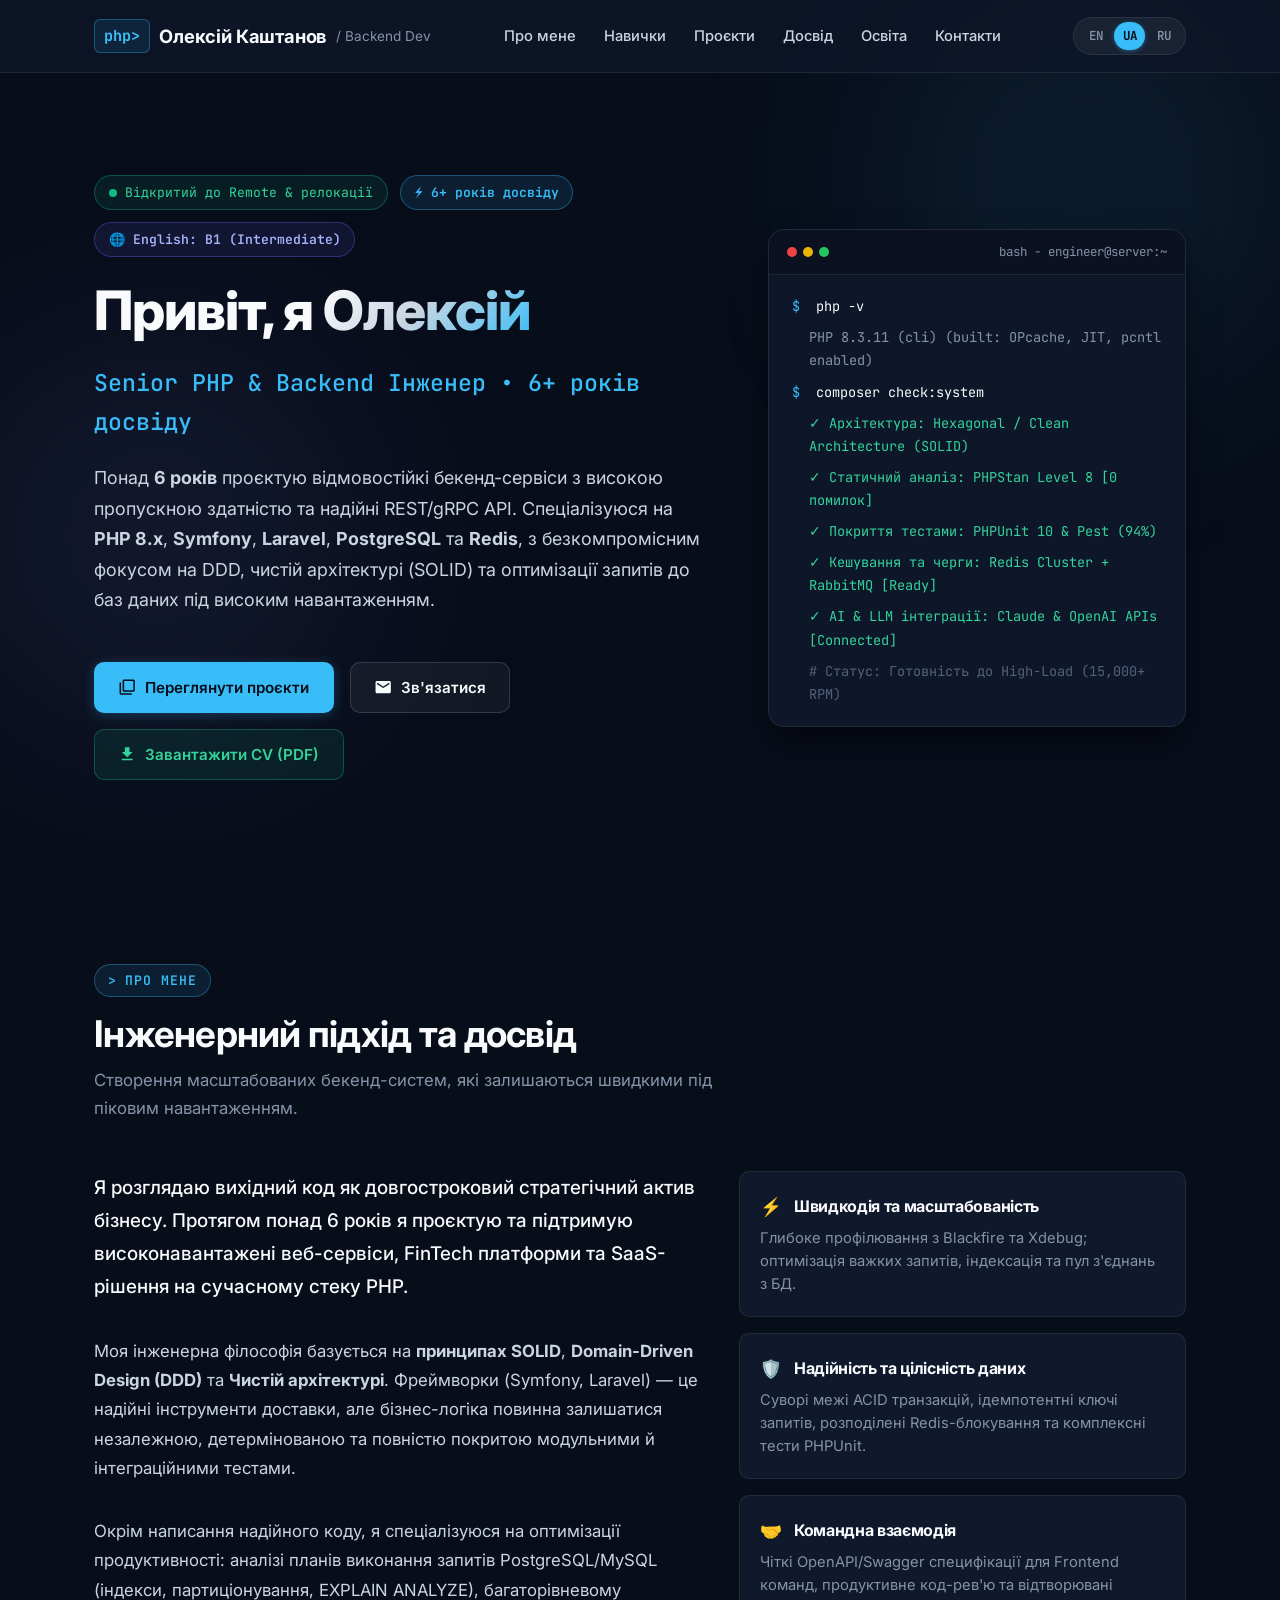
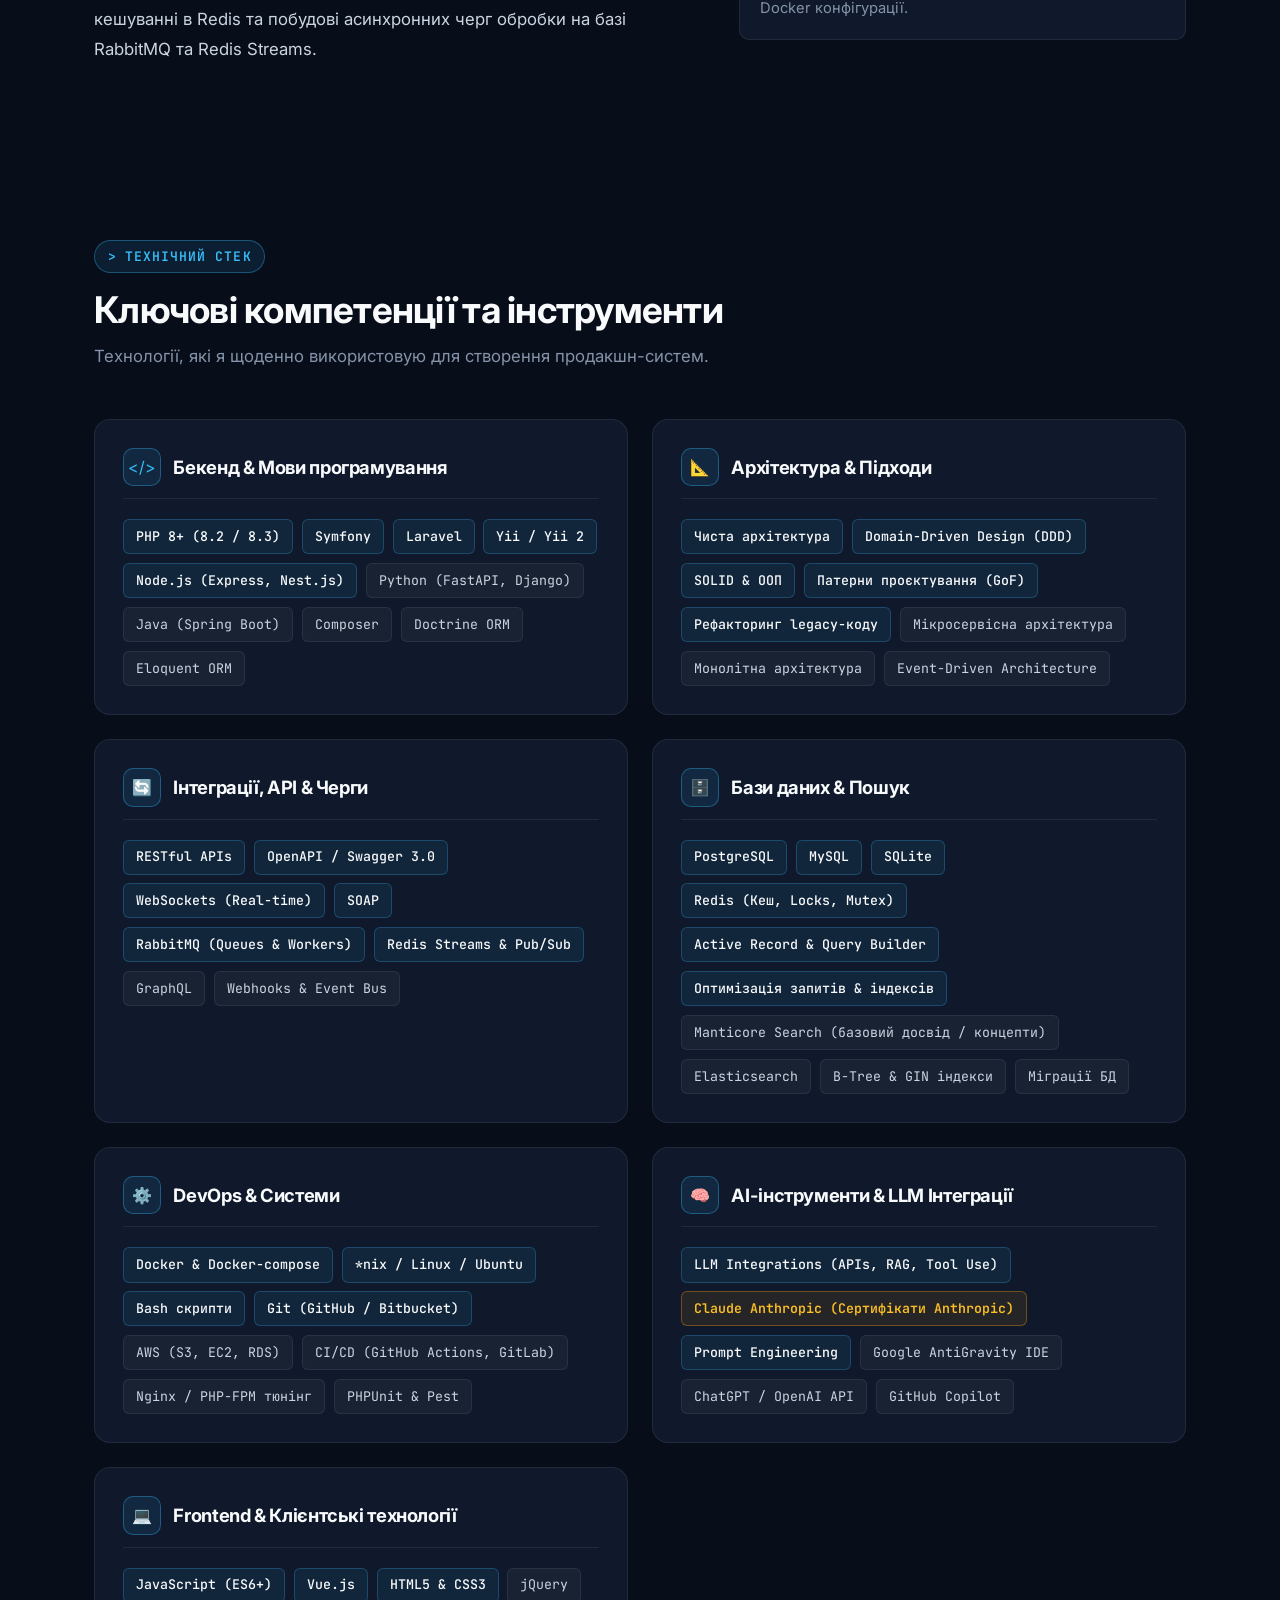
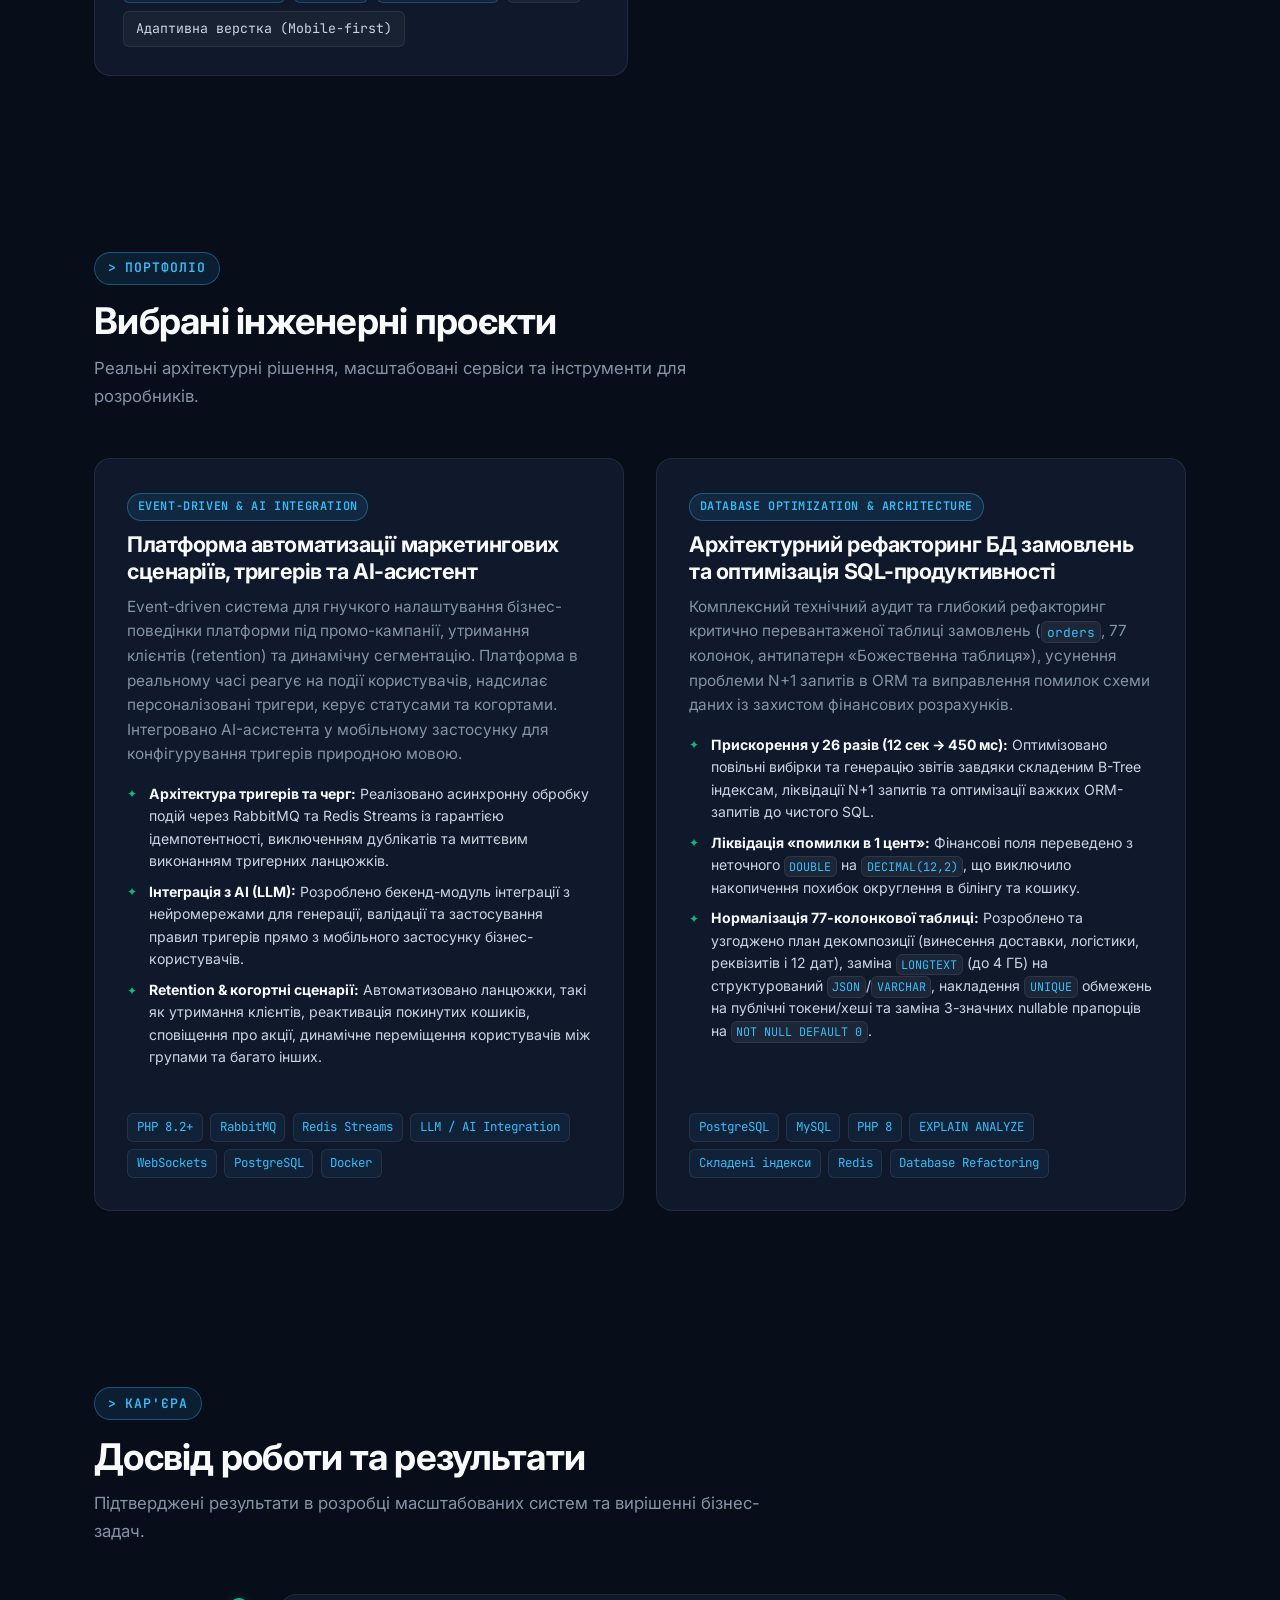
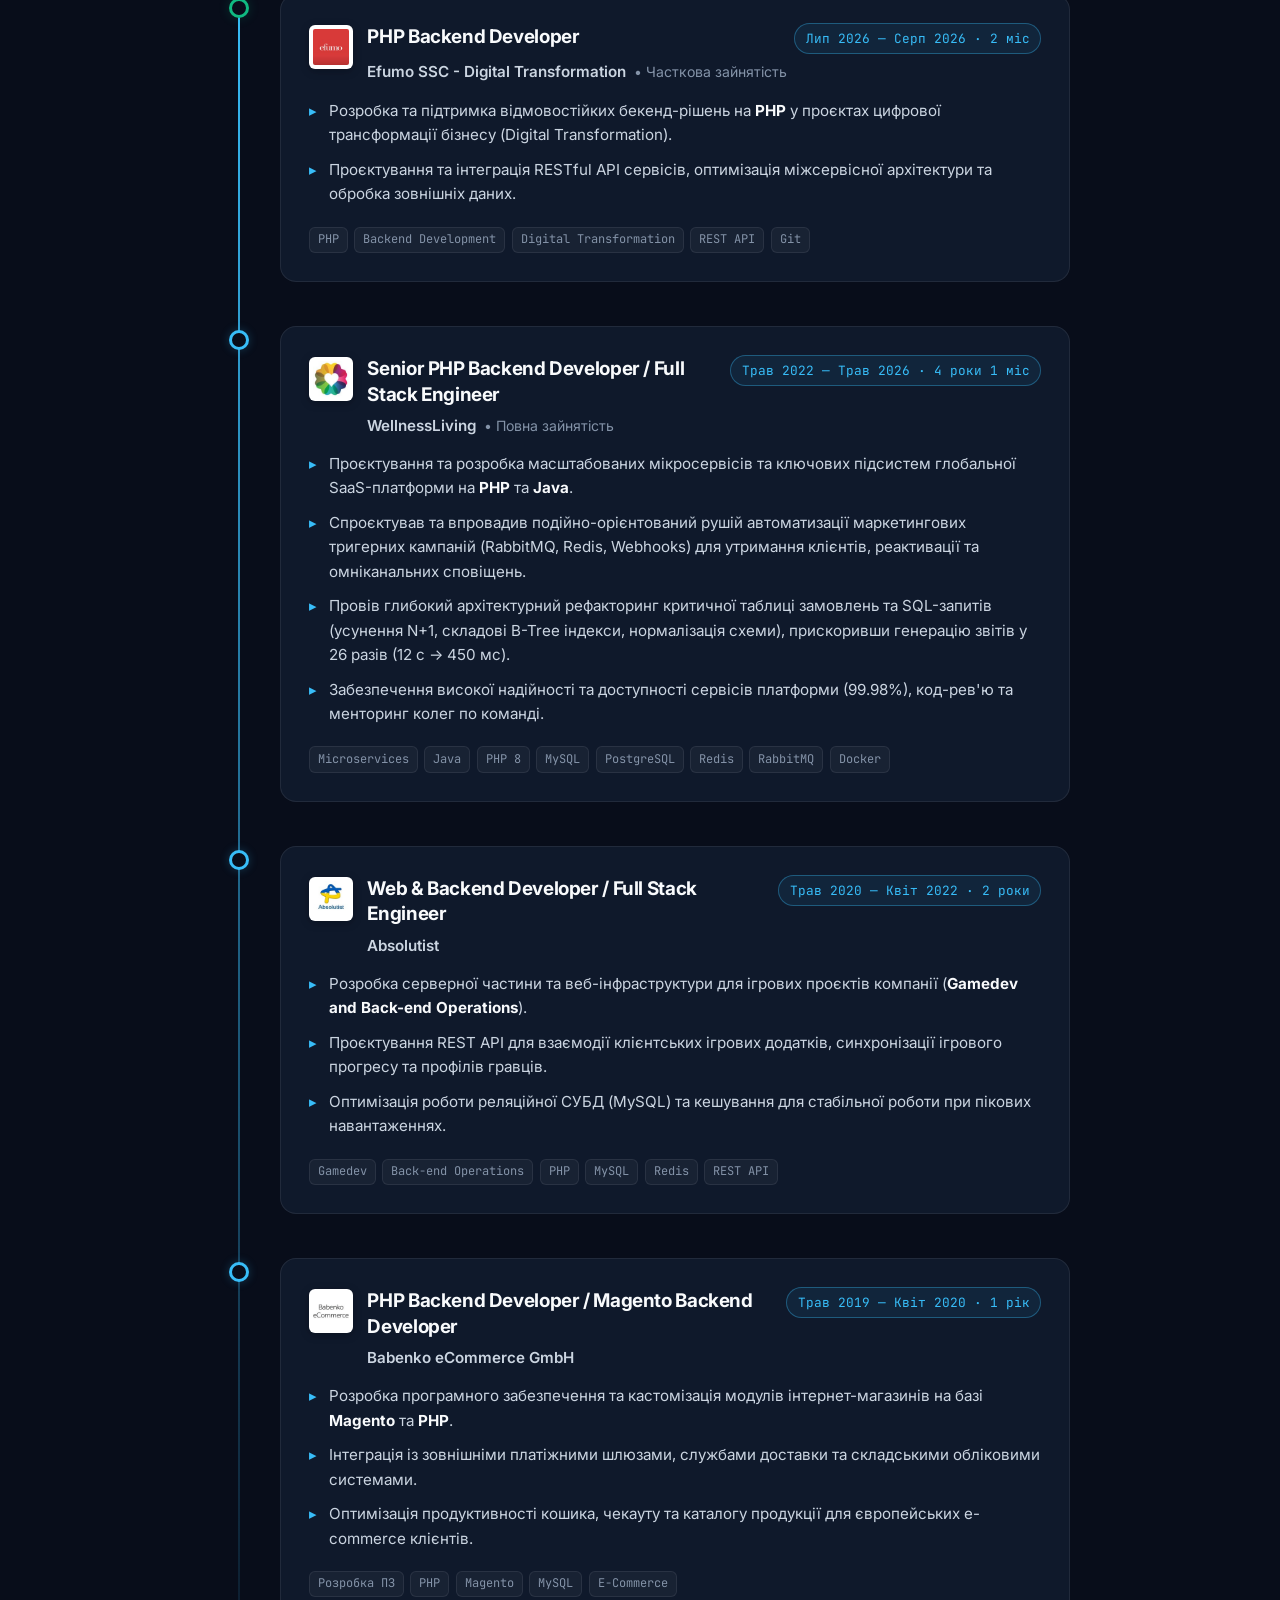
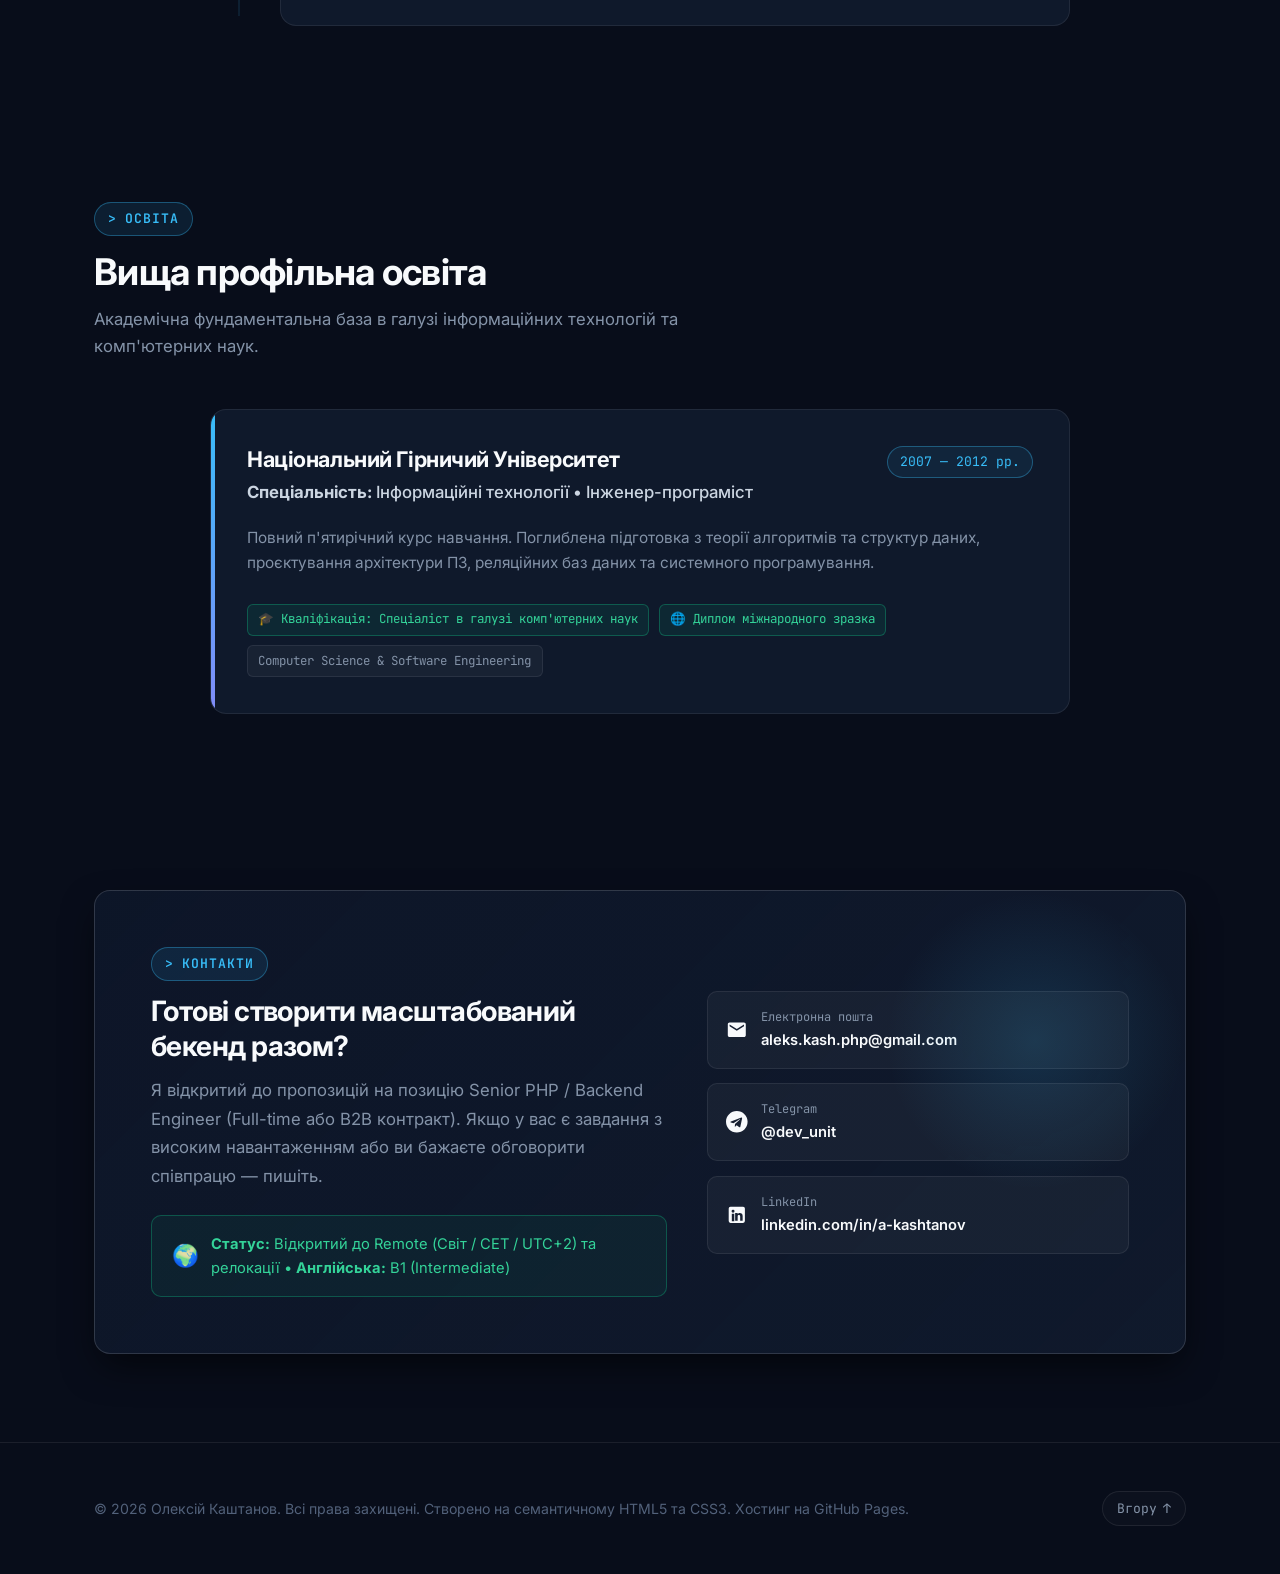
<file: ua/index.html>
<!DOCTYPE html>
<html lang="uk">
<head>
  <meta charset="UTF-8">
  <meta name="viewport" content="width=device-width, initial-scale=1.0">
  <meta http-equiv="X-UA-Compatible" content="ie=edge">

  <!-- SEO & Primary Meta Tags -->
  <title>Олексій Каштанов | Senior PHP &amp; Backend Developer | Портфоліо та CV</title>
  <meta name="title" content="Олексій Каштанов | Senior PHP &amp; Backend Developer | Портфоліо та CV">
  <meta name="description" content="Senior PHP / Backend розробник із 6+ роками досвіду проєктування мікросервісів, відмовостійких RESTful API та архітектури БД на PHP 8+, Symfony, Laravel, PostgreSQL та Redis.">
  <meta name="keywords" content="PHP Developer, Backend Developer, Symfony, Laravel, PHP 8, PostgreSQL, Redis, Docker, Microservices, REST API, Clean Architecture, SOLID">
  <meta name="author" content="Олексій Каштанов">
  <meta name="robots" content="index, follow">

  <!-- Open Graph / Social Sharing -->
  <meta property="og:type" content="website">
  <meta property="og:url" content="https://aleks-kash.github.io/portfolio/ua/">
  <meta property="og:title" content="Олексій Каштанов | Senior PHP &amp; Backend Developer">
  <meta property="og:description" content="Бекенд-проєкти, архітектура високонавантажених систем та досягнення на PHP 8, Symfony, Laravel і Redis.">

  <!-- Inline SVG Tech Favicon -->
  <link rel="icon" href="data:image/svg+xml,<svg xmlns='http://www.w3.org/2000/svg' viewBox='0 0 32 32'><rect width='32' height='32' rx='8' fill='%23080d1a'/><text x='50%' y='58%' dominant-baseline='middle' text-anchor='middle' fill='%2338bdf8' font-family='monospace' font-weight='bold' font-size='18'>&gt;_</text></svg>">

  <!-- Shared Stylesheet -->
  <link rel="stylesheet" href="../css/style.css">

  <!-- Modern Font Preconnect -->
  <link rel="preconnect" href="https://fonts.googleapis.com">
  <link rel="preconnect" href="https://fonts.gstatic.com" crossorigin>
  <link href="https://fonts.googleapis.com/css2?family=Inter:wght@400;500;600;700;800&family=JetBrains+Mono:wght@400;500;600&display=swap" rel="stylesheet">
</head>
<body>

  <!-- =========================================================================
       1. Header & Navigation (Українська версія)
       ========================================================================= -->
  <header class="site-header" id="header" role="banner">
    <div class="container nav-container">

      <!-- Brand Logo / Prompt -->
      <a href="#hero" class="brand-logo" aria-label="Олексій Каштанов - Головна сторінка">
        <span class="brand-prompt">php&gt;</span>
        <span class="brand-text">Олексій Каштанов</span>
        <span class="brand-role">/ Backend Dev</span>
      </a>

      <!-- Pure CSS Mobile Toggle Checkbox -->
      <input type="checkbox" id="nav-toggle" class="nav-toggle-checkbox" aria-label="Відкрити меню навігації">

      <!-- Navigation Links -->
      <nav class="nav-menu" role="navigation" aria-label="Основна навігація">
        <a href="#about" class="nav-link">Про мене</a>
        <a href="#skills" class="nav-link">Навички</a>
        <a href="#projects" class="nav-link">Проєкти</a>
        <a href="#experience" class="nav-link">Досвід</a>
        <a href="#education" class="nav-link">Освіта</a>
        <a href="#contacts" class="nav-link">Контакти</a>
      </nav>

      <!-- Navigation Actions: Language Switcher & Hamburger Toggle -->
      <div class="nav-actions">
        <!-- Static Language Switcher -->
        <div class="lang-switcher" aria-label="Вибір мови">
          <a href="../index.html" class="lang-btn" title="English">EN</a>
          <a href="index.html" class="lang-btn active" aria-current="page" title="Українська">UA</a>
          <a href="../ru/index.html" class="lang-btn" title="Русский">RU</a>
        </div>

        <!-- Mobile Hamburger Icon -->
        <label for="nav-toggle" class="nav-toggle-label" aria-label="Меню навігації">
          <span class="nav-toggle-bar"></span>
          <span class="nav-toggle-bar"></span>
          <span class="nav-toggle-bar"></span>
        </label>
      </div>

    </div>
  </header>

  <main id="main-content" role="main">

    <!-- =========================================================================
         2. Hero Section
         ========================================================================= -->
    <section class="section hero" id="hero" aria-labelledby="hero-title">
      <div class="container">
        <div class="hero-grid">

          <div class="hero-content">
            <!-- Badges: Availability, Experience & English Level -->
            <div class="hero-badges">
              <div class="status-badge" role="status">
                <span class="status-pulse" aria-hidden="true"></span>
                <span>Відкритий до Remote &amp; релокації</span>
              </div>
              <div class="exp-badge">
                <span>⚡ 6+ років досвіду</span>
              </div>
              <div class="lang-level-badge">
                <span>🌐 English: B1 (Intermediate)</span>
              </div>
            </div>

            <!-- Hero Headline -->
            <h1 class="hero-title" id="hero-title">
              Привіт, я <span class="gradient-text">Олексій</span>
            </h1>

            <div class="hero-subtitle">
              Senior PHP &amp; Backend Інженер &bull; 6+ років досвіду
            </div>

            <!-- Recruiter & Tech Pitch -->
            <p class="hero-bio">
              Понад <strong>6 років</strong> проєктую відмовостійкі бекенд-сервіси з високою пропускною здатністю та надійні REST/gRPC API. Спеціалізуюся на <strong>PHP 8.x</strong>, <strong>Symfony</strong>, <strong>Laravel</strong>, <strong>PostgreSQL</strong> та <strong>Redis</strong>, з безкомпромісним фокусом на DDD, чистій архітектурі (SOLID) та оптимізації запитів до баз даних під високим навантаженням.
            </p>

            <!-- Call-to-Actions -->
            <div class="hero-cta">
              <a href="#projects" class="btn btn-primary" id="cta-view-projects">
                <svg viewBox="0 0 24 24" aria-hidden="true"><path d="M4 6H2v14c0 1.1.9 2 2 2h14v-2H4V6zm16-4H8c-1.1 0-2 .9-2 2v12c0 1.1.9 2 2 2h12c1.1 0 2-.9 2-2V4c0-1.1-.9-2-2-2zm0 14H8V4h12v12z"/></svg>
                Переглянути проєкти
              </a>
              <a href="#contacts" class="btn btn-secondary" id="cta-contact-me">
                <svg viewBox="0 0 24 24" aria-hidden="true"><path d="M20 4H4c-1.1 0-1.99.9-1.99 2L2 18c0 1.1.9 2 2 2h16c1.1 0 2-.9 2-2V6c0-1.1-.9-2-2-2zm0 4l-8 5-8-5V6l8 5 8-5v2z"/></svg>
                Зв'язатися
              </a>
              <a href="../assets/Oleksii_Kashtanov_PHP_Backend_Developer_CV_UA.pdf" class="btn btn-cv" id="cta-download-cv" download="Oleksii_Kashtanov_PHP_Backend_Developer_CV_UA.pdf" target="_blank" rel="noopener">
                <svg viewBox="0 0 24 24" aria-hidden="true"><path d="M19 9h-4V3H9v6H5l7 7 7-7zM5 18v2h14v-2H5z"/></svg>
                Завантажити CV (PDF)
              </a>
            </div>
          </div>

          <!-- Interactive Backend Architecture / Terminal Card -->
          <aside class="hero-card" aria-label="Backend Stack Terminal Preview">
            <div class="card-header-bar">
              <div class="terminal-dots" aria-hidden="true">
                <span class="terminal-dot dot-red"></span>
                <span class="terminal-dot dot-yellow"></span>
                <span class="terminal-dot dot-green"></span>
              </div>
              <span class="terminal-title">bash - engineer@server:~</span>
            </div>
            <div class="card-body-terminal">
              <div class="terminal-line">
                <span class="cmd-prompt">$</span>
                <span class="cmd-text">php -v</span>
              </div>
              <div class="terminal-line cmd-output">
                PHP 8.3.11 (cli) (built: OPcache, JIT, pcntl enabled)
              </div>
              <div class="terminal-line">
                <span class="cmd-prompt">$</span>
                <span class="cmd-text">composer check:system</span>
              </div>
              <div class="terminal-line cmd-output cmd-highlight">
                ✓ Архітектура: Hexagonal / Clean Architecture (SOLID)
              </div>
              <div class="terminal-line cmd-output cmd-highlight">
                ✓ Статичний аналіз: PHPStan Level 8 [0 помилок]
              </div>
              <div class="terminal-line cmd-output cmd-highlight">
                ✓ Покриття тестами: PHPUnit 10 &amp; Pest (94%)
              </div>
              <div class="terminal-line cmd-output cmd-highlight">
                ✓ Кешування та черги: Redis Cluster + RabbitMQ [Ready]
              </div>
              <div class="terminal-line cmd-output cmd-highlight">
                ✓ AI &amp; LLM інтеграції: Claude &amp; OpenAI APIs [Connected]
              </div>
              <div class="terminal-line cmd-output cmd-comment">
                # Статус: Готовність до High-Load (15,000+ RPM)
              </div>
            </div>
          </aside>

        </div>

      </div>
    </section>

    <!-- =========================================================================
         3. About Me Section
         ========================================================================= -->
    <section class="section" id="about" aria-labelledby="about-title">
      <div class="container">

        <div class="section-header">
          <div class="section-tag">Про мене</div>
          <h2 class="section-title" id="about-title">Інженерний підхід та досвід</h2>
          <p class="section-desc">Створення масштабованих бекенд-систем, які залишаються швидкими під піковим навантаженням.</p>
        </div>

        <div class="about-grid">

          <article class="about-text">
            <p class="lead">
              Я розглядаю вихідний код як довгостроковий стратегічний актив бізнесу. Протягом понад 6 років я проєктую та підтримую високонавантажені веб-сервіси, FinTech платформи та SaaS-рішення на сучасному стеку PHP.
            </p>
            <p>
              Моя інженерна філософія базується на <strong>принципах SOLID</strong>, <strong>Domain-Driven Design (DDD)</strong> та <strong>Чистій архітектурі</strong>. Фреймворки (Symfony, Laravel) — це надійні інструменти доставки, але бізнес-логіка повинна залишатися незалежною, детермінованою та повністю покритою модульними й інтеграційними тестами.
            </p>
            <p>
              Окрім написання надійного коду, я спеціалізуюся на оптимізації продуктивності: аналізі планів виконання запитів PostgreSQL/MySQL (індекси, партиціонування, EXPLAIN ANALYZE), багаторівневому кешуванні в Redis та побудові асинхронних черг обробки на базі RabbitMQ та Redis Streams.
            </p>
          </article>

          <!-- Highlights Sidebar -->
          <div class="about-highlights">
            <div class="highlight-card">
              <div class="highlight-header">
                <span class="highlight-icon">⚡</span>
                <h3 class="highlight-title">Швидкодія та масштабованість</h3>
              </div>
              <p class="highlight-desc">Глибоке профілювання з Blackfire та Xdebug; оптимізація важких запитів, індексація та пул з'єднань з БД.</p>
            </div>

            <div class="highlight-card">
              <div class="highlight-header">
                <span class="highlight-icon">🛡️</span>
                <h3 class="highlight-title">Надійність та цілісність даних</h3>
              </div>
              <p class="highlight-desc">Суворі межі ACID транзакцій, ідемпотентні ключі запитів, розподілені Redis-блокування та комплексні тести PHPUnit.</p>
            </div>

            <div class="highlight-card">
              <div class="highlight-header">
                <span class="highlight-icon">🤝</span>
                <h3 class="highlight-title">Командна взаємодія</h3>
              </div>
              <p class="highlight-desc">Чіткі OpenAPI/Swagger специфікації для Frontend команд, продуктивне код-рев'ю та відтворювані Docker конфігурації.</p>
            </div>
          </div>

        </div>

      </div>
    </section>

    <!-- =========================================================================
         4. Technical Skills
         ========================================================================= -->
    <section class="section" id="skills" aria-labelledby="skills-title">
      <div class="container">

        <div class="section-header">
          <div class="section-tag">Технічний стек</div>
          <h2 class="section-title" id="skills-title">Ключові компетенції та інструменти</h2>
          <p class="section-desc">Технології, які я щоденно використовую для створення продакшн-систем.</p>
        </div>

        <div class="skills-grid">

          <!-- Category 1: Backend & Languages -->
          <div class="skill-category-card">
            <div class="skill-category-header">
              <div class="skill-category-icon" aria-hidden="true">&lt;/&gt;</div>
              <h3 class="skill-category-title">Бекенд &amp; Мови програмування</h3>
            </div>
            <ul class="skill-tags">
              <li class="skill-tag priority">PHP 8+ (8.2 / 8.3)</li>
              <li class="skill-tag priority">Symfony</li>
              <li class="skill-tag priority">Laravel</li>
              <li class="skill-tag priority">Yii / Yii 2</li>
              <li class="skill-tag priority">Node.js (Express, Nest.js)</li>
              <li class="skill-tag">Python (FastAPI, Django)</li>
              <li class="skill-tag">Java (Spring Boot)</li>
              <li class="skill-tag">Composer</li>
              <li class="skill-tag">Doctrine ORM</li>
              <li class="skill-tag">Eloquent ORM</li>
            </ul>
          </div>

          <!-- Category 2: Architecture & Approaches -->
          <div class="skill-category-card">
            <div class="skill-category-header">
              <div class="skill-category-icon" aria-hidden="true">📐</div>
              <h3 class="skill-category-title">Архітектура &amp; Підходи</h3>
            </div>
            <ul class="skill-tags">
              <li class="skill-tag priority">Чиста архітектура</li>
              <li class="skill-tag priority">Domain-Driven Design (DDD)</li>
              <li class="skill-tag priority">SOLID &amp; ООП</li>
              <li class="skill-tag priority">Патерни проєктування (GoF)</li>
              <li class="skill-tag priority">Рефакторинг legacy-коду</li>
              <li class="skill-tag">Мікросервісна архітектура</li>
              <li class="skill-tag">Монолітна архітектура</li>
              <li class="skill-tag">Event-Driven Architecture</li>
            </ul>
          </div>

          <!-- Category 3: Integrations, API & Queues -->
          <div class="skill-category-card">
            <div class="skill-category-header">
              <div class="skill-category-icon" aria-hidden="true">🔄</div>
              <h3 class="skill-category-title">Інтеграції, API &amp; Черги</h3>
            </div>
            <ul class="skill-tags">
              <li class="skill-tag priority">RESTful APIs</li>
              <li class="skill-tag priority">OpenAPI / Swagger 3.0</li>
              <li class="skill-tag priority">WebSockets (Real-time)</li>
              <li class="skill-tag priority">SOAP</li>
              <li class="skill-tag priority">RabbitMQ (Queues &amp; Workers)</li>
              <li class="skill-tag priority">Redis Streams &amp; Pub/Sub</li>
              <li class="skill-tag">GraphQL</li>
              <li class="skill-tag">Webhooks &amp; Event Bus</li>
            </ul>
          </div>

          <!-- Category 4: Databases & Search -->
          <div class="skill-category-card">
            <div class="skill-category-header">
              <div class="skill-category-icon" aria-hidden="true">🗄️</div>
              <h3 class="skill-category-title">Бази даних &amp; Пошук</h3>
            </div>
            <ul class="skill-tags">
              <li class="skill-tag priority">PostgreSQL</li>
              <li class="skill-tag priority">MySQL</li>
              <li class="skill-tag priority">SQLite</li>
              <li class="skill-tag priority">Redis (Кеш, Locks, Mutex)</li>
              <li class="skill-tag priority">Active Record &amp; Query Builder</li>
              <li class="skill-tag priority">Оптимізація запитів &amp; індексів</li>
              <li class="skill-tag">Manticore Search (базовий досвід / концепти)</li>
              <li class="skill-tag">Elasticsearch</li>
              <li class="skill-tag">B-Tree &amp; GIN індекси</li>
              <li class="skill-tag">Міграції БД</li>
            </ul>
          </div>

          <!-- Category 5: DevOps & Systems -->
          <div class="skill-category-card">
            <div class="skill-category-header">
              <div class="skill-category-icon" aria-hidden="true">⚙️</div>
              <h3 class="skill-category-title">DevOps &amp; Системи</h3>
            </div>
            <ul class="skill-tags">
              <li class="skill-tag priority">Docker &amp; Docker-compose</li>
              <li class="skill-tag priority">*nix / Linux / Ubuntu</li>
              <li class="skill-tag priority">Bash скрипти</li>
              <li class="skill-tag priority">Git (GitHub / Bitbucket)</li>
              <li class="skill-tag">AWS (S3, EC2, RDS)</li>
              <li class="skill-tag">CI/CD (GitHub Actions, GitLab)</li>
              <li class="skill-tag">Nginx / PHP-FPM тюнінг</li>
              <li class="skill-tag">PHPUnit &amp; Pest</li>
            </ul>
          </div>

          <!-- Category 6: AI-інструменти & LLM Інтеграції -->
          <div class="skill-category-card">
            <div class="skill-category-header">
              <div class="skill-category-icon" aria-hidden="true">🧠</div>
              <h3 class="skill-category-title">AI-інструменти &amp; LLM Інтеграції</h3>
            </div>
            <ul class="skill-tags">
              <li class="skill-tag priority">LLM Integrations (APIs, RAG, Tool Use)</li>
              <li class="skill-tag cert">Claude Anthropic (Сертифікати Anthropic)</li>
              <li class="skill-tag priority">Prompt Engineering</li>
              <li class="skill-tag">Google AntiGravity IDE</li>
              <li class="skill-tag">ChatGPT / OpenAI API</li>
              <li class="skill-tag">GitHub Copilot</li>
            </ul>
          </div>

          <!-- Category 7: Frontend & UI -->
          <div class="skill-category-card">
            <div class="skill-category-header">
              <div class="skill-category-icon" aria-hidden="true">💻</div>
              <h3 class="skill-category-title">Frontend &amp; Клієнтські технології</h3>
            </div>
            <ul class="skill-tags">
              <li class="skill-tag priority">JavaScript (ES6+)</li>
              <li class="skill-tag priority">Vue.js</li>
              <li class="skill-tag priority">HTML5 &amp; CSS3</li>
              <li class="skill-tag">jQuery</li>
              <li class="skill-tag">Адаптивна верстка (Mobile-first)</li>
            </ul>
          </div>

        </div>

      </div>
    </section>

    <!-- =========================================================================
         5. Featured Projects
         ========================================================================= -->
    <section class="section" id="projects" aria-labelledby="projects-title">
      <div class="container">

        <div class="section-header">
          <div class="section-tag">Портфоліо</div>
          <h2 class="section-title" id="projects-title">Вибрані інженерні проєкти</h2>
          <p class="section-desc">Реальні архітектурні рішення, масштабовані сервіси та інструменти для розробників.</p>
        </div>

        <div class="projects-grid">

          <!-- Project 1: Campaign Automation Engine & AI Integration -->
          <article class="project-card">
            <div class="project-header">
              <span class="project-badge">Event-Driven &amp; AI Integration</span>
              <h3 class="project-title">Платформа автоматизації маркетингових сценаріїв, тригерів та AI-асистент</h3>
              <p class="project-desc">
                Event-driven система для гнучкого налаштування бізнес-поведінки платформи під промо-кампанії, утримання клієнтів (retention) та динамічну сегментацію. Платформа в реальному часі реагує на події користувачів, надсилає персоналізовані тригери, керує статусами та когортами. Інтегровано AI-асистента у мобільному застосунку для конфігурування тригерів природною мовою.
              </p>
            </div>

            <ul class="project-metrics-list">
              <li><strong>Архітектура тригерів та черг:</strong> Реалізовано асинхронну обробку подій через RabbitMQ та Redis Streams із гарантією ідемпотентності, виключенням дублікатів та миттєвим виконанням тригерних ланцюжків.</li>
              <li><strong>Інтеграція з AI (LLM):</strong> Розроблено бекенд-модуль інтеграції з нейромережами для генерації, валідації та застосування правил тригерів прямо з мобільного застосунку бізнес-користувачів.</li>
              <li><strong>Retention &amp; когортні сценарії:</strong> Автоматизовано ланцюжки, такі як утримання клієнтів, реактивація покинутих кошиків, сповіщення про акції, динамічне переміщення користувачів між групами та багато інших.</li>
            </ul>

            <div class="project-tech-stack">
              <span>PHP 8.2+</span>
              <span>RabbitMQ</span>
              <span>Redis Streams</span>
              <span>LLM / AI Integration</span>
              <span>WebSockets</span>
              <span>PostgreSQL</span>
              <span>Docker</span>
            </div>
          </article>

          <!-- Project 2: Database Schema Normalization & Query Optimization -->
          <article class="project-card">
            <div class="project-header">
              <span class="project-badge">Database Optimization &amp; Architecture</span>
              <h3 class="project-title">Архітектурний рефакторинг БД замовлень та оптимізація SQL-продуктивності</h3>
              <p class="project-desc">
                Комплексний технічний аудит та глибокий рефакторинг критично перевантаженої таблиці замовлень (<code class="inline-code">orders</code>, 77 колонок, антипатерн «Божественна таблиця»), усунення проблеми N+1 запитів в ORM та виправлення помилок схеми даних із захистом фінансових розрахунків.
              </p>
            </div>

            <ul class="project-metrics-list">
              <li><strong>Прискорення у 26 разів (12 сек → 450 мс):</strong> Оптимізовано повільні вибірки та генерацію звітів завдяки складеним B-Tree індексам, ліквідації N+1 запитів та оптимізації важких ORM-запитів до чистого SQL.</li>
              <li><strong>Ліквідація «помилки в 1 цент»:</strong> Фінансові поля переведено з неточного <code class="inline-code">DOUBLE</code> на <code class="inline-code">DECIMAL(12,2)</code>, що виключило накопичення похибок округлення в білінгу та кошику.</li>
              <li><strong>Нормалізація 77-колонкової таблиці:</strong> Розроблено та узгоджено план декомпозиції (винесення доставки, логістики, реквізитів і 12 дат), заміна <code class="inline-code">LONGTEXT</code> (до 4 ГБ) на структурований <code class="inline-code">JSON</code>/<code class="inline-code">VARCHAR</code>, накладення <code class="inline-code">UNIQUE</code> обмежень на публічні токени/хеші та заміна 3-значних nullable прапорців на <code class="inline-code">NOT NULL DEFAULT 0</code>.</li>
            </ul>

            <div class="project-tech-stack">
              <span>PostgreSQL</span>
              <span>MySQL</span>
              <span>PHP 8</span>
              <span>EXPLAIN ANALYZE</span>
              <span>Складені індекси</span>
              <span>Redis</span>
              <span>Database Refactoring</span>
            </div>
          </article>

        </div>

      </div>
    </section>

    <!-- =========================================================================
         6. Work Experience / Timeline
         ========================================================================= -->
    <section class="section" id="experience" aria-labelledby="experience-title">
      <div class="container">

        <div class="section-header">
          <div class="section-tag">Кар'єра</div>
          <h2 class="section-title" id="experience-title">Досвід роботи та результати</h2>
          <p class="section-desc">Підтверджені результати в розробці масштабованих систем та вирішенні бізнес-задач.</p>
        </div>

        <div class="timeline">

          <!-- Role 1: Efumo SSC - Digital Transformation -->
          <div class="timeline-item">
            <span class="timeline-marker current" aria-hidden="true"></span>
            <article class="timeline-card">
              <div class="timeline-header">
                <div class="timeline-title-group">
                  <img src="../assets/img/efumo.png" alt="Efumo SSC logo" class="timeline-company-logo" width="44" height="44" loading="lazy">
                  <div class="timeline-title-content">
                    <div class="timeline-heading-and-date">
                      <h3 class="timeline-role">PHP Backend Developer</h3>
                      <span class="timeline-date">Лип 2026 &mdash; Серп 2026 &middot; 2 міс</span>
                    </div>
                    <div class="timeline-company-row">
                      <span class="timeline-company">Efumo SSC - Digital Transformation</span>
                      <span class="timeline-location">&bull; Часткова зайнятість</span>
                    </div>
                  </div>
                </div>
              </div>
              <ul class="timeline-responsibilities">
                <li>Розробка та підтримка відмовостійких бекенд-рішень на <strong>PHP</strong> у проєктах цифрової трансформації бізнесу (Digital Transformation).</li>
                <li>Проєктування та інтеграція RESTful API сервісів, оптимізація міжсервісної архітектури та обробка зовнішніх даних.</li>
              </ul>
              <div class="timeline-stack">
                <span>PHP</span>
                <span>Backend Development</span>
                <span>Digital Transformation</span>
                <span>REST API</span>
                <span>Git</span>
              </div>
            </article>
          </div>

          <!-- Role 2: WellnessLiving -->
          <div class="timeline-item">
            <span class="timeline-marker" aria-hidden="true"></span>
            <article class="timeline-card">
              <div class="timeline-header">
                <div class="timeline-title-group">
                  <img src="../assets/img/wellnessliving.png" alt="WellnessLiving logo" class="timeline-company-logo" width="44" height="44" loading="lazy">
                  <div class="timeline-title-content">
                    <div class="timeline-heading-and-date">
                      <h3 class="timeline-role">Senior PHP Backend Developer / Full Stack Engineer</h3>
                      <span class="timeline-date">Трав 2022 &mdash; Трав 2026 &middot; 4 роки 1 міс</span>
                    </div>
                    <div class="timeline-company-row">
                      <span class="timeline-company">WellnessLiving</span>
                      <span class="timeline-location">&bull; Повна зайнятість</span>
                    </div>
                  </div>
                </div>
              </div>
              <ul class="timeline-responsibilities">
                <li>Проєктування та розробка масштабованих мікросервісів та ключових підсистем глобальної SaaS-платформи на <strong>PHP</strong> та <strong>Java</strong>.</li>
                <li>Спроєктував та впровадив подійно-орієнтований рушій автоматизації маркетингових тригерних кампаній (RabbitMQ, Redis, Webhooks) для утримання клієнтів, реактивації та омніканальних сповіщень.</li>
                <li>Провів глибокий архітектурний рефакторинг критичної таблиці замовлень та SQL-запитів (усунення N+1, складові B-Tree індекси, нормалізація схеми), прискоривши генерацію звітів у 26 разів (12 с &rarr; 450 мс).</li>
                <li>Забезпечення високої надійності та доступності сервісів платформи (99.98%), код-рев'ю та менторинг колег по команді.</li>
              </ul>
              <div class="timeline-stack">
                <span>Microservices</span>
                <span>Java</span>
                <span>PHP 8</span>
                <span>MySQL</span>
                <span>PostgreSQL</span>
                <span>Redis</span>
                <span>RabbitMQ</span>
                <span>Docker</span>
              </div>
            </article>
          </div>

          <!-- Role 3: Absolutist -->
          <div class="timeline-item">
            <span class="timeline-marker" aria-hidden="true"></span>
            <article class="timeline-card">
              <div class="timeline-header">
                <div class="timeline-title-group">
                  <img src="../assets/img/absolutist.png" alt="Absolutist logo" class="timeline-company-logo" width="44" height="44" loading="lazy">
                  <div class="timeline-title-content">
                    <div class="timeline-heading-and-date">
                      <h3 class="timeline-role">Web &amp; Backend Developer / Full Stack Engineer</h3>
                      <span class="timeline-date">Трав 2020 &mdash; Квіт 2022 &middot; 2 роки</span>
                    </div>
                    <div class="timeline-company-row">
                      <span class="timeline-company">Absolutist</span>
                    </div>
                  </div>
                </div>
              </div>
              <ul class="timeline-responsibilities">
                <li>Розробка серверної частини та веб-інфраструктури для ігрових проєктів компанії (<strong>Gamedev and Back-end Operations</strong>).</li>
                <li>Проєктування REST API для взаємодії клієнтських ігрових додатків, синхронізації ігрового прогресу та профілів гравців.</li>
                <li>Оптимізація роботи реляційної СУБД (MySQL) та кешування для стабільної роботи при пікових навантаженнях.</li>
              </ul>
              <div class="timeline-stack">
                <span>Gamedev</span>
                <span>Back-end Operations</span>
                <span>PHP</span>
                <span>MySQL</span>
                <span>Redis</span>
                <span>REST API</span>
              </div>
            </article>
          </div>

          <!-- Role 4: Babenko eCommerce GmbH -->
          <div class="timeline-item">
            <span class="timeline-marker" aria-hidden="true"></span>
            <article class="timeline-card">
              <div class="timeline-header">
                <div class="timeline-title-group">
                  <img src="../assets/img/babenko.png" alt="Babenko eCommerce GmbH logo" class="timeline-company-logo" width="44" height="44" loading="lazy">
                  <div class="timeline-title-content">
                    <div class="timeline-heading-and-date">
                      <h3 class="timeline-role">PHP Backend Developer / Magento Backend Developer</h3>
                      <span class="timeline-date">Трав 2019 &mdash; Квіт 2020 &middot; 1 рік</span>
                    </div>
                    <div class="timeline-company-row">
                      <span class="timeline-company">Babenko eCommerce GmbH</span>
                    </div>
                  </div>
                </div>
              </div>
              <ul class="timeline-responsibilities">
                <li>Розробка програмного забезпечення та кастомізація модулів інтернет-магазинів на базі <strong>Magento</strong> та <strong>PHP</strong>.</li>
                <li>Інтеграція із зовнішніми платіжними шлюзами, службами доставки та складськими обліковими системами.</li>
                <li>Оптимізація продуктивності кошика, чекауту та каталогу продукції для європейських e-commerce клієнтів.</li>
              </ul>
              <div class="timeline-stack">
                <span>Розробка ПЗ</span>
                <span>PHP</span>
                <span>Magento</span>
                <span>MySQL</span>
                <span>E-Commerce</span>
              </div>
            </article>
          </div>

        </div>

      </div>
    </section>

    <!-- =========================================================================
         7. Education Section
         ========================================================================= -->
    <section class="section" id="education" aria-labelledby="education-title">
      <div class="container">

        <div class="section-header">
          <div class="section-tag">Освіта</div>
          <h2 class="section-title" id="education-title">Вища профільна освіта</h2>
          <p class="section-desc">Академічна фундаментальна база в галузі інформаційних технологій та комп'ютерних наук.</p>
        </div>

        <div class="education-wrapper">
          <article class="education-card">
            <div class="education-header">
              <div>
                <h3 class="education-institution">Національний Гірничий Університет</h3>
                <div class="education-degree">
                  <strong>Спеціальність:</strong> Інформаційні технології &bull; Інженер-програміст
                </div>
              </div>
              <span class="education-period">2007 &mdash; 2012 рр.</span>
            </div>

            <p style="color: var(--text-muted); font-size: 0.96rem; line-height: 1.6; margin-bottom: 0;">
              Повний п'ятирічний курс навчання. Поглиблена підготовка з теорії алгоритмів та структур даних, проєктування архітектури ПЗ, реляційних баз даних та системного програмування.
            </p>

            <div class="education-badges">
              <span class="edu-badge diploma">
                <span aria-hidden="true">🎓</span> Кваліфікація: Спеціаліст в галузі комп'ютерних наук
              </span>
              <span class="edu-badge diploma">
                <span aria-hidden="true">🌐</span> Диплом міжнародного зразка
              </span>
              <span class="edu-badge">
                Computer Science &amp; Software Engineering
              </span>
            </div>
          </article>
        </div>

      </div>
    </section>

    <!-- =========================================================================
         8. Contacts & Footer Section
         ========================================================================= -->
    <section class="section" id="contacts" aria-labelledby="contacts-title">
      <div class="container">

        <div class="contacts-wrapper">
          <div class="contacts-grid">

            <div class="contacts-lead">
              <div class="section-tag">Контакти</div>
              <h3 id="contacts-title">Готові створити масштабований бекенд разом?</h3>
              <p>
                Я відкритий до пропозицій на позицію Senior PHP / Backend Engineer (Full-time або B2B контракт). Якщо у вас є завдання з високим навантаженням або ви бажаєте обговорити співпрацю — пишіть.
              </p>

              <div class="availability-box">
                <span class="availability-icon">🌍</span>
                <span class="availability-text">
                  <strong>Статус:</strong> Відкритий до Remote (Світ / CET / UTC+2) та релокації &bull; <strong>Англійська:</strong> B1 (Intermediate)
                </span>
              </div>
            </div>

            <!-- Contact Methods -->
            <div class="contacts-links">

              <a href="mailto:aleks.kash.php@gmail.com" class="contact-card" id="contact-email">
                <svg viewBox="0 0 24 24" aria-hidden="true"><path d="M20 4H4c-1.1 0-1.99.9-1.99 2L2 18c0 1.1.9 2 2 2h16c1.1 0 2-.9 2-2V6c0-1.1-.9-2-2-2zm0 4l-8 5-8-5V6l8 5 8-5v2z"/></svg>
                <div class="contact-info">
                  <span class="contact-label">Електронна пошта</span>
                  <span class="contact-value">aleks.kash.php@gmail.com</span>
                </div>
              </a>

              <a href="https://t.me/aleks_kash" class="contact-card" id="contact-telegram" target="_blank" rel="noopener">
                <svg viewBox="0 0 24 24" aria-hidden="true"><path d="M12 0C5.373 0 0 5.373 0 12s5.373 12 12 12 12-5.373 12-12S18.627 0 12 0zm5.894 8.221l-1.97 9.28c-.145.658-.537.818-1.084.508l-3-2.21-1.446 1.394c-.16.16-.295.295-.605.295l.213-3.053 5.56-5.023c.242-.213-.054-.333-.373-.121l-6.871 4.326-2.962-.924c-.643-.204-.657-.643.136-.953l11.57-4.461c.537-.194 1.006.131.832.946z"/></svg>
                <div class="contact-info">
                  <span class="contact-label">Telegram</span>
                  <span class="contact-value">@dev_unit</span>
                </div>
              </a>

              <a href="https://linkedin.com/in/a-kashtanov" class="contact-card" id="contact-linkedin" target="_blank" rel="noopener">
                <svg viewBox="0 0 24 24" aria-hidden="true"><path d="M19 3a2 2 0 0 1 2 2v14a2 2 0 0 1-2 2H5a2 2 0 0 1-2-2V5a2 2 0 0 1 2-2h14m-.5 15.5v-5.3a3.26 3.26 0 0 0-3.26-3.26c-.85 0-1.84.52-2.28 1.3v-1.11h-2.79v8.37h2.79v-4.93c0-.77.62-1.4 1.39-1.4a1.4 1.4 0 0 1 1.4 1.4v4.93h2.75M6.46 10.9v8.37H9.2V10.9H6.46M7.83 6.45a1.64 1.64 0 1 0 0 3.28 1.64 1.64 0 0 0 0-3.28z"/></svg>
                <div class="contact-info">
                  <span class="contact-label">LinkedIn</span>
                  <span class="contact-value">linkedin.com/in/a-kashtanov</span>
                </div>
              </a>

            </div>

          </div>
        </div>

      </div>
    </section>

  </main>

  <!-- =========================================================================
       8. Minimal Footer
       ========================================================================= -->
  <footer class="site-footer" role="contentinfo">
    <div class="container footer-content">
      <div class="footer-copy">
        &copy; 2026 Олексій Каштанов. Всі права захищені. Створено на семантичному HTML5 та CSS3. Хостинг на GitHub Pages.
      </div>
      <a href="#hero" class="footer-back-to-top" aria-label="Повернутися нагору">
        <span>Вгору</span>
        <span aria-hidden="true">&uarr;</span>
      </a>
    </div>
  </footer>

</body>
</html>
</file>
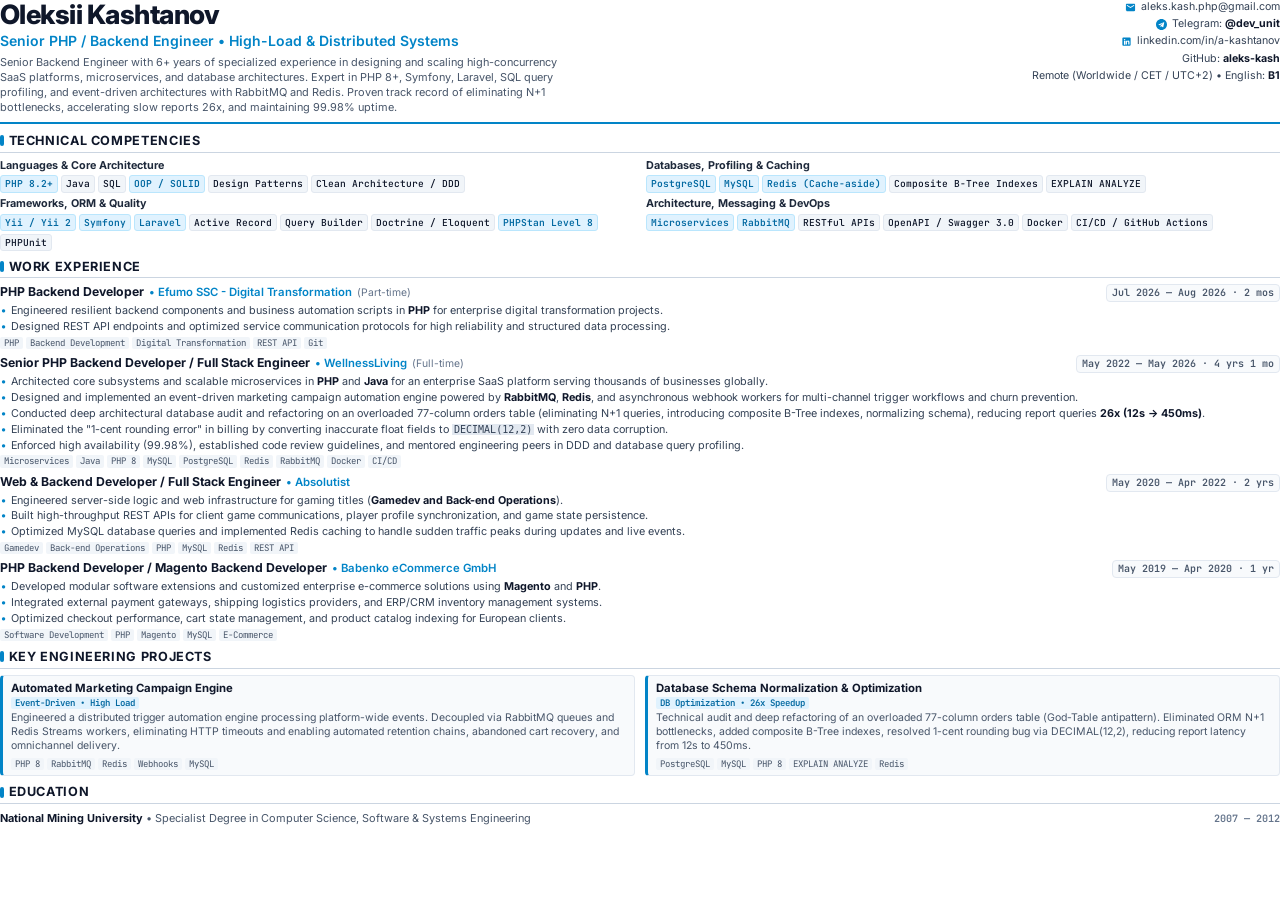
<file: templates/cv_en.html>
<!DOCTYPE html>
<html lang="en">
<head>
  <meta charset="UTF-8">
  <title>Oleksii Kashtanov - Senior PHP Backend Developer CV</title>
  <link rel="preconnect" href="https://fonts.googleapis.com">
  <link rel="preconnect" href="https://fonts.gstatic.com" crossorigin>
  <link href="https://fonts.googleapis.com/css2?family=Inter:wght@400;500;600;700;800&family=JetBrains+Mono:wght@400;500;600&display=swap" rel="stylesheet">
  <style>
    @page {
      size: A4;
      margin: 8mm 10mm;
    }
    *, *::before, *::after {
      box-sizing: border-box;
      margin: 0;
      padding: 0;
    }
    body {
      font-family: 'Inter', -apple-system, BlinkMacSystemFont, 'Segoe UI', Roboto, sans-serif;
      font-size: 8.6pt;
      line-height: 1.38;
      color: #334155;
      background: #ffffff;
      -webkit-print-color-adjust: exact;
      print-color-adjust: exact;
    }
    .cv-container {
      max-width: 100%;
      margin: 0 auto;
    }
    
    /* Header */
    .header {
      border-bottom: 2px solid #0284c7;
      padding-bottom: 7px;
      margin-bottom: 8px;
      display: flex;
      justify-content: space-between;
      align-items: flex-start;
      gap: 14px;
    }
    .header-main {
      flex: 1;
    }
    .name {
      font-size: 20pt;
      font-weight: 800;
      color: #0f172a;
      letter-spacing: -0.02em;
      line-height: 1.1;
      margin-bottom: 2px;
    }
    .title {
      font-size: 10.5pt;
      font-weight: 600;
      color: #0284c7;
      margin-bottom: 4px;
    }
    .summary-text {
      font-size: 8.2pt;
      color: #475569;
      line-height: 1.38;
      max-width: 580px;
    }
    .contacts-panel {
      text-align: right;
      display: flex;
      flex-direction: column;
      gap: 2.5px;
      font-size: 8pt;
      color: #475569;
      white-space: nowrap;
    }
    .contact-item {
      display: flex;
      align-items: center;
      justify-content: flex-end;
      gap: 5px;
      text-decoration: none;
      color: #334155;
    }
    .contact-item strong {
      color: #0f172a;
    }
    .contact-item svg {
      width: 11px;
      height: 11px;
      fill: #0284c7;
      flex-shrink: 0;
    }

    /* Section Headings */
    .section-title {
      font-size: 9.5pt;
      font-weight: 700;
      color: #0f172a;
      text-transform: uppercase;
      letter-spacing: 0.05em;
      border-bottom: 1px solid #cbd5e1;
      padding-bottom: 2px;
      margin-top: 7px;
      margin-bottom: 6px;
      display: flex;
      align-items: center;
      gap: 5px;
    }
    .section-title::before {
      content: '';
      display: inline-block;
      width: 3.5px;
      height: 11px;
      background: #0284c7;
      border-radius: 2px;
    }

    /* Skills Grid */
    .skills-grid {
      display: grid;
      grid-template-columns: repeat(2, 1fr);
      gap: 4px 12px;
      margin-bottom: 6px;
    }
    .skill-group {
      font-size: 8.1pt;
    }
    .skill-group-title {
      font-weight: 700;
      color: #1e293b;
      margin-bottom: 2px;
      font-size: 8.1pt;
    }
    .skill-tags {
      display: flex;
      flex-wrap: wrap;
      gap: 3px;
    }
    .tag {
      font-family: 'JetBrains Mono', monospace;
      font-size: 7.2pt;
      background: #f1f5f9;
      border: 1px solid #e2e8f0;
      padding: 1px 4px;
      border-radius: 3px;
      color: #0f172a;
      font-weight: 500;
    }
    .tag.highlight {
      background: #e0f2fe;
      border-color: #bae6fd;
      color: #0369a1;
      font-weight: 600;
    }

    /* Experience */
    .job-card {
      margin-bottom: 6px;
    }
    .job-header {
      display: flex;
      justify-content: space-between;
      align-items: baseline;
      margin-bottom: 1px;
    }
    .job-title-row {
      display: flex;
      align-items: baseline;
      gap: 5px;
      flex-wrap: wrap;
    }
    .job-role {
      font-size: 9.2pt;
      font-weight: 700;
      color: #0f172a;
    }
    .job-company {
      font-size: 8.5pt;
      font-weight: 600;
      color: #0284c7;
    }
    .job-type {
      font-size: 7.8pt;
      color: #64748b;
    }
    .job-date {
      font-family: 'JetBrains Mono', monospace;
      font-size: 7.5pt;
      font-weight: 600;
      color: #475569;
      background: #f8fafc;
      border: 1px solid #e2e8f0;
      padding: 1px 5px;
      border-radius: 4px;
      white-space: nowrap;
    }
    .job-bullets {
      list-style-type: none;
      padding-left: 0;
      margin-top: 2px;
      display: flex;
      flex-direction: column;
      gap: 1.5px;
    }
    .job-bullets li {
      font-size: 8.1pt;
      line-height: 1.34;
      position: relative;
      padding-left: 11px;
      color: #334155;
    }
    .job-bullets li::before {
      content: '•';
      position: absolute;
      left: 1px;
      color: #0284c7;
      font-weight: 700;
    }
    .job-bullets strong {
      color: #0f172a;
    }
    .job-stack {
      margin-top: 2px;
      display: flex;
      flex-wrap: wrap;
      gap: 3px;
    }
    .job-stack span {
      font-family: 'JetBrains Mono', monospace;
      font-size: 6.8pt;
      background: #f1f5f9;
      color: #475569;
      padding: 0 4px;
      border-radius: 2px;
    }

    /* Projects Section - 2 Columns */
    .projects-grid {
      display: grid;
      grid-template-columns: 1fr 1fr;
      gap: 6px 10px;
      margin-bottom: 5px;
    }
    .project-card {
      background: #f8fafc;
      border: 1px solid #e2e8f0;
      border-left: 3px solid #0284c7;
      padding: 5px 8px;
      border-radius: 4px;
      display: flex;
      flex-direction: column;
      justify-content: space-between;
    }
    .project-header {
      display: flex;
      flex-direction: column;
      gap: 1px;
      margin-bottom: 2px;
    }
    .project-name {
      font-size: 8.5pt;
      font-weight: 700;
      color: #0f172a;
      line-height: 1.25;
    }
    .project-badge {
      font-family: 'JetBrains Mono', monospace;
      font-size: 6.8pt;
      font-weight: 600;
      color: #0369a1;
      background: #e0f2fe;
      padding: 0 4px;
      border-radius: 2px;
      display: inline-block;
      align-self: flex-start;
      margin-top: 1px;
    }
    .project-desc {
      font-size: 7.9pt;
      color: #475569;
      line-height: 1.32;
      margin-bottom: 3px;
    }

    /* Education */
    .edu-card {
      display: flex;
      justify-content: space-between;
      align-items: baseline;
      font-size: 8.2pt;
      padding-top: 1px;
    }
    .edu-inst {
      font-weight: 700;
      color: #0f172a;
    }
    .edu-degree {
      color: #475569;
    }
    .edu-date {
      font-family: 'JetBrains Mono', monospace;
      font-size: 7.6pt;
      font-weight: 600;
      color: #64748b;
    }
  </style>
</head>
<body>

<div class="cv-container">

  <!-- Header -->
  <header class="header">
    <div class="header-main">
      <h1 class="name">Oleksii Kashtanov</h1>
      <div class="title">Senior PHP / Backend Engineer &bull; High-Load &amp; Distributed Systems</div>
      <p class="summary-text">
        Senior Backend Engineer with 6+ years of specialized experience in designing and scaling high-concurrency SaaS platforms, microservices, and database architectures. Expert in PHP 8+, Symfony, Laravel, SQL query profiling, and event-driven architectures with RabbitMQ and Redis. Proven track record of eliminating N+1 bottlenecks, accelerating slow reports 26x, and maintaining 99.98% uptime.
      </p>
    </div>
    <div class="contacts-panel">
      <div class="contact-item">
        <svg viewBox="0 0 24 24"><path d="M20 4H4c-1.1 0-1.99.9-1.99 2L2 18c0 1.1.9 2 2 2h16c1.1 0 2-.9 2-2V6c0-1.1-.9-2-2-2zm0 4l-8 5-8-5V6l8 5 8-5v2z"/></svg>
        <span>aleks.kash.php@gmail.com</span>
      </div>
      <div class="contact-item">
        <svg viewBox="0 0 24 24"><path d="M12 0C5.373 0 0 5.373 0 12s5.373 12 12 12 12-5.373 12-12S18.627 0 12 0zm5.894 8.221l-1.97 9.28c-.145.658-.537.818-1.084.508l-3-2.21-1.446 1.394c-.16.16-.295.295-.605.295l.213-3.053 5.56-5.023c.242-.213-.054-.333-.373-.121l-6.871 4.326-2.962-.924c-.643-.204-.657-.643.136-.953l11.57-4.461c.537-.194 1.006.131.832.946z"/></svg>
        <span>Telegram: <strong>@dev_unit</strong></span>
      </div>
      <div class="contact-item">
        <svg viewBox="0 0 24 24"><path d="M19 3a2 2 0 0 1 2 2v14a2 2 0 0 1-2 2H5a2 2 0 0 1-2-2V5a2 2 0 0 1 2-2h14m-.5 15.5v-5.3a3.26 3.26 0 0 0-3.26-3.26c-.85 0-1.84.52-2.28 1.3v-1.11h-2.79v8.37h2.79v-4.93c0-.77.62-1.4 1.39-1.4a1.4 1.4 0 0 1 1.4 1.4v4.93h2.75M6.46 10.9v8.37H9.2V10.9H6.46M7.83 6.45a1.64 1.64 0 1 0 0 3.28 1.64 1.64 0 0 0 0-3.28z"/></svg>
        <span>linkedin.com/in/a-kashtanov</span>
      </div>
      <div class="contact-item">
        <span>GitHub: <strong>aleks-kash</strong></span>
      </div>
      <div class="contact-item">
        <span>Remote (Worldwide / CET / UTC+2) &bull; English: <strong>B1</strong></span>
      </div>
    </div>
  </header>

  <!-- Technical Competencies -->
  <section>
    <h2 class="section-title">Technical Competencies</h2>
    <div class="skills-grid">
      <div class="skill-group">
        <div class="skill-group-title">Languages &amp; Core Architecture</div>
        <div class="skill-tags">
          <span class="tag highlight">PHP 8.2+</span>
          <span class="tag">Java</span>
          <span class="tag">SQL</span>
          <span class="tag highlight">OOP / SOLID</span>
          <span class="tag">Design Patterns</span>
          <span class="tag">Clean Architecture / DDD</span>
        </div>
      </div>
      <div class="skill-group">
        <div class="skill-group-title">Databases, Profiling &amp; Caching</div>
        <div class="skill-tags">
          <span class="tag highlight">PostgreSQL</span>
          <span class="tag highlight">MySQL</span>
          <span class="tag highlight">Redis (Cache-aside)</span>
          <span class="tag">Composite B-Tree Indexes</span>
          <span class="tag">EXPLAIN ANALYZE</span>
        </div>
      </div>
      <div class="skill-group">
        <div class="skill-group-title">Frameworks, ORM &amp; Quality</div>
        <div class="skill-tags">
          <span class="tag highlight">Yii / Yii 2</span>
          <span class="tag highlight">Symfony</span>
          <span class="tag highlight">Laravel</span>
          <span class="tag">Active Record</span>
          <span class="tag">Query Builder</span>
          <span class="tag">Doctrine / Eloquent</span>
          <span class="tag highlight">PHPStan Level 8</span>
          <span class="tag">PHPUnit</span>
        </div>
      </div>
      <div class="skill-group">
        <div class="skill-group-title">Architecture, Messaging &amp; DevOps</div>
        <div class="skill-tags">
          <span class="tag highlight">Microservices</span>
          <span class="tag highlight">RabbitMQ</span>
          <span class="tag">RESTful APIs</span>
          <span class="tag">OpenAPI / Swagger 3.0</span>
          <span class="tag">Docker</span>
          <span class="tag">CI/CD / GitHub Actions</span>
        </div>
      </div>
    </div>
  </section>

  <!-- Work Experience -->
  <section>
    <h2 class="section-title">Work Experience</h2>

    <!-- Role 1: Efumo SSC -->
    <article class="job-card">
      <div class="job-header">
        <div class="job-title-row">
          <span class="job-role">PHP Backend Developer</span>
          <span class="job-company">&bull; Efumo SSC - Digital Transformation</span>
          <span class="job-type">(Part-time)</span>
        </div>
        <span class="job-date">Jul 2026 &mdash; Aug 2026 &middot; 2 mos</span>
      </div>
      <ul class="job-bullets">
        <li>Engineered resilient backend components and business automation scripts in <strong>PHP</strong> for enterprise digital transformation projects.</li>
        <li>Designed REST API endpoints and optimized service communication protocols for high reliability and structured data processing.</li>
      </ul>
      <div class="job-stack">
        <span>PHP</span><span>Backend Development</span><span>Digital Transformation</span><span>REST API</span><span>Git</span>
      </div>
    </article>

    <!-- Role 2: WellnessLiving -->
    <article class="job-card">
      <div class="job-header">
        <div class="job-title-row">
          <span class="job-role">Senior PHP Backend Developer / Full Stack Engineer</span>
          <span class="job-company">&bull; WellnessLiving</span>
          <span class="job-type">(Full-time)</span>
        </div>
        <span class="job-date">May 2022 &mdash; May 2026 &middot; 4 yrs 1 mo</span>
      </div>
      <ul class="job-bullets">
        <li>Architected core subsystems and scalable microservices in <strong>PHP</strong> and <strong>Java</strong> for an enterprise SaaS platform serving thousands of businesses globally.</li>
        <li>Designed and implemented an event-driven marketing campaign automation engine powered by <strong>RabbitMQ</strong>, <strong>Redis</strong>, and asynchronous webhook workers for multi-channel trigger workflows and churn prevention.</li>
        <li>Conducted deep architectural database audit and refactoring on an overloaded 77-column orders table (eliminating N+1 queries, introducing composite B-Tree indexes, normalizing schema), reducing report queries <strong>26x (12s &rarr; 450ms)</strong>.</li>
        <li>Eliminated the "1-cent rounding error" in billing by converting inaccurate float fields to <code style="font-family:monospace;font-size:7.5pt;background:#e2e8f0;padding:0 2px;">DECIMAL(12,2)</code> with zero data corruption.</li>
        <li>Enforced high availability (99.98%), established code review guidelines, and mentored engineering peers in DDD and database query profiling.</li>
      </ul>
      <div class="job-stack">
        <span>Microservices</span><span>Java</span><span>PHP 8</span><span>MySQL</span><span>PostgreSQL</span><span>Redis</span><span>RabbitMQ</span><span>Docker</span><span>CI/CD</span>
      </div>
    </article>

    <!-- Role 3: Absolutist -->
    <article class="job-card">
      <div class="job-header">
        <div class="job-title-row">
          <span class="job-role">Web &amp; Backend Developer / Full Stack Engineer</span>
          <span class="job-company">&bull; Absolutist</span>
        </div>
        <span class="job-date">May 2020 &mdash; Apr 2022 &middot; 2 yrs</span>
      </div>
      <ul class="job-bullets">
        <li>Engineered server-side logic and web infrastructure for gaming titles (<strong>Gamedev and Back-end Operations</strong>).</li>
        <li>Built high-throughput REST APIs for client game communications, player profile synchronization, and game state persistence.</li>
        <li>Optimized MySQL database queries and implemented Redis caching to handle sudden traffic peaks during updates and live events.</li>
      </ul>
      <div class="job-stack">
        <span>Gamedev</span><span>Back-end Operations</span><span>PHP</span><span>MySQL</span><span>Redis</span><span>REST API</span>
      </div>
    </article>

    <!-- Role 4: Babenko eCommerce GmbH -->
    <article class="job-card">
      <div class="job-header">
        <div class="job-title-row">
          <span class="job-role">PHP Backend Developer / Magento Backend Developer</span>
          <span class="job-company">&bull; Babenko eCommerce GmbH</span>
        </div>
        <span class="job-date">May 2019 &mdash; Apr 2020 &middot; 1 yr</span>
      </div>
      <ul class="job-bullets">
        <li>Developed modular software extensions and customized enterprise e-commerce solutions using <strong>Magento</strong> and <strong>PHP</strong>.</li>
        <li>Integrated external payment gateways, shipping logistics providers, and ERP/CRM inventory management systems.</li>
        <li>Optimized checkout performance, cart state management, and product catalog indexing for European clients.</li>
      </ul>
      <div class="job-stack">
        <span>Software Development</span><span>PHP</span><span>Magento</span><span>MySQL</span><span>E-Commerce</span>
      </div>
    </article>
  </section>

  <!-- Key Engineering Projects -->
  <section>
    <h2 class="section-title">Key Engineering Projects</h2>
    <div class="projects-grid">
      <div class="project-card">
        <div class="project-header">
          <span class="project-name">Automated Marketing Campaign Engine</span>
          <span class="project-badge">Event-Driven &bull; High Load</span>
        </div>
        <p class="project-desc">
          Engineered a distributed trigger automation engine processing platform-wide events. Decoupled via RabbitMQ queues and Redis Streams workers, eliminating HTTP timeouts and enabling automated retention chains, abandoned cart recovery, and omnichannel delivery.
        </p>
        <div class="job-stack">
          <span>PHP 8</span><span>RabbitMQ</span><span>Redis</span><span>Webhooks</span><span>MySQL</span>
        </div>
      </div>

      <div class="project-card">
        <div class="project-header">
          <span class="project-name">Database Schema Normalization &amp; Optimization</span>
          <span class="project-badge">DB Optimization &bull; 26x Speedup</span>
        </div>
        <p class="project-desc">
          Technical audit and deep refactoring of an overloaded 77-column orders table (God-Table antipattern). Eliminated ORM N+1 bottlenecks, added composite B-Tree indexes, resolved 1-cent rounding bug via DECIMAL(12,2), reducing report latency from 12s to 450ms.
        </p>
        <div class="job-stack">
          <span>PostgreSQL</span><span>MySQL</span><span>PHP 8</span><span>EXPLAIN ANALYZE</span><span>Redis</span>
        </div>
      </div>
    </div>
  </section>

  <!-- Education -->
  <section>
    <h2 class="section-title">Education</h2>
    <div class="edu-card">
      <div>
        <span class="edu-inst">National Mining University</span>
        <span class="edu-degree">&bull; Specialist Degree in Computer Science, Software &amp; Systems Engineering</span>
      </div>
      <div class="edu-date">2007 &mdash; 2012</div>
    </div>
  </section>

</div>

</body>
</html>
</file>
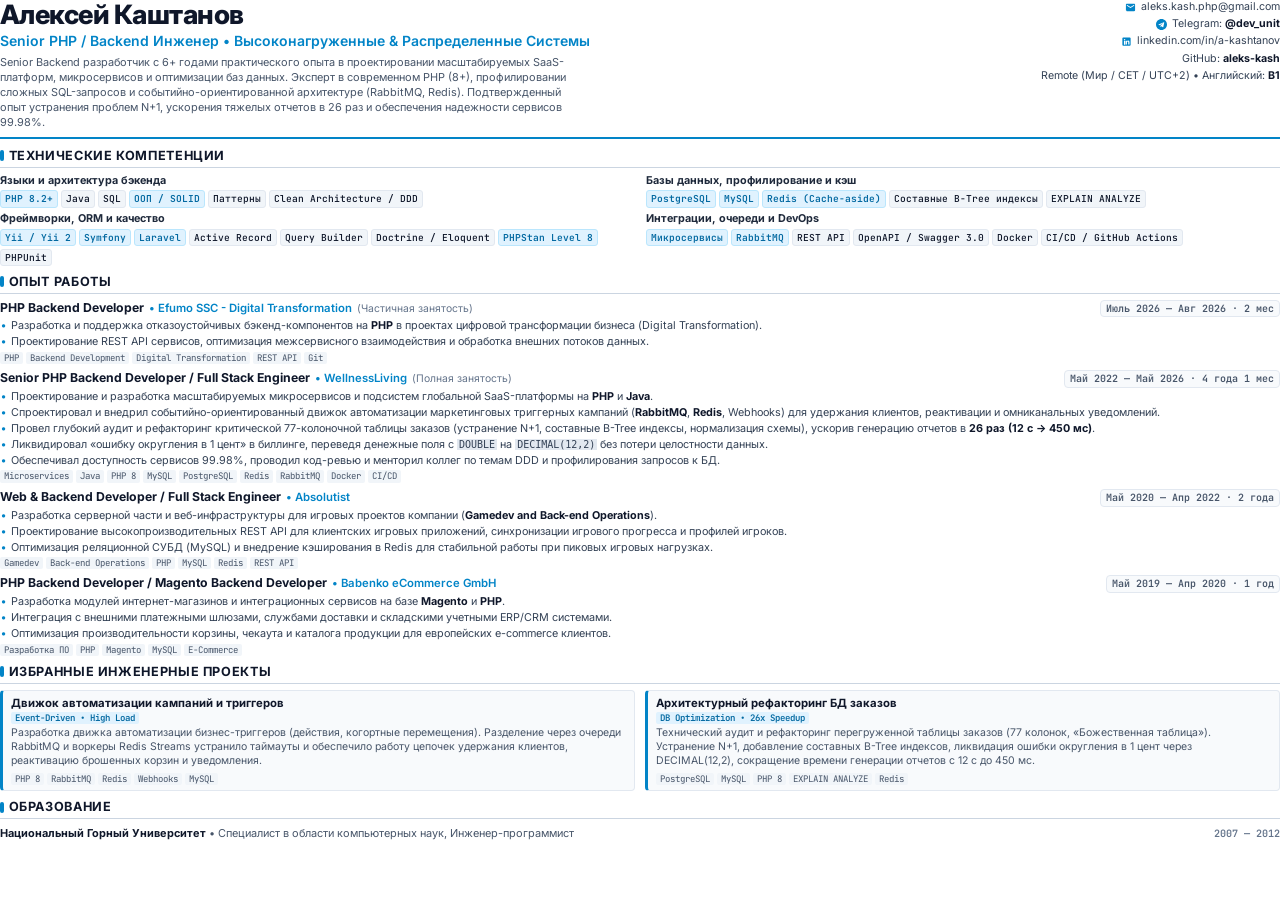
<file: templates/cv_ru.html>
<!DOCTYPE html>
<html lang="ru">
<head>
  <meta charset="UTF-8">
  <title>Алексей Каштанов - Senior PHP Backend Developer CV</title>
  <link rel="preconnect" href="https://fonts.googleapis.com">
  <link rel="preconnect" href="https://fonts.gstatic.com" crossorigin>
  <link href="https://fonts.googleapis.com/css2?family=Inter:wght@400;500;600;700;800&family=JetBrains+Mono:wght@400;500;600&display=swap" rel="stylesheet">
  <style>
    @page {
      size: A4;
      margin: 8mm 10mm;
    }
    *, *::before, *::after {
      box-sizing: border-box;
      margin: 0;
      padding: 0;
    }
    body {
      font-family: 'Inter', -apple-system, BlinkMacSystemFont, 'Segoe UI', Roboto, sans-serif;
      font-size: 8.6pt;
      line-height: 1.38;
      color: #334155;
      background: #ffffff;
      -webkit-print-color-adjust: exact;
      print-color-adjust: exact;
    }
    .cv-container {
      max-width: 100%;
      margin: 0 auto;
    }
    
    /* Header */
    .header {
      border-bottom: 2px solid #0284c7;
      padding-bottom: 7px;
      margin-bottom: 8px;
      display: flex;
      justify-content: space-between;
      align-items: flex-start;
      gap: 14px;
    }
    .header-main {
      flex: 1;
    }
    .name {
      font-size: 20pt;
      font-weight: 800;
      color: #0f172a;
      letter-spacing: -0.02em;
      line-height: 1.1;
      margin-bottom: 2px;
    }
    .title {
      font-size: 10.5pt;
      font-weight: 600;
      color: #0284c7;
      margin-bottom: 4px;
    }
    .summary-text {
      font-size: 8.2pt;
      color: #475569;
      line-height: 1.38;
      max-width: 580px;
    }
    .contacts-panel {
      text-align: right;
      display: flex;
      flex-direction: column;
      gap: 2.5px;
      font-size: 8pt;
      color: #475569;
      white-space: nowrap;
    }
    .contact-item {
      display: flex;
      align-items: center;
      justify-content: flex-end;
      gap: 5px;
      text-decoration: none;
      color: #334155;
    }
    .contact-item strong {
      color: #0f172a;
    }
    .contact-item svg {
      width: 11px;
      height: 11px;
      fill: #0284c7;
      flex-shrink: 0;
    }

    /* Section Headings */
    .section-title {
      font-size: 9.5pt;
      font-weight: 700;
      color: #0f172a;
      text-transform: uppercase;
      letter-spacing: 0.05em;
      border-bottom: 1px solid #cbd5e1;
      padding-bottom: 2px;
      margin-top: 7px;
      margin-bottom: 6px;
      display: flex;
      align-items: center;
      gap: 5px;
    }
    .section-title::before {
      content: '';
      display: inline-block;
      width: 3.5px;
      height: 11px;
      background: #0284c7;
      border-radius: 2px;
    }

    /* Skills Grid */
    .skills-grid {
      display: grid;
      grid-template-columns: repeat(2, 1fr);
      gap: 4px 12px;
      margin-bottom: 6px;
    }
    .skill-group {
      font-size: 8.1pt;
    }
    .skill-group-title {
      font-weight: 700;
      color: #1e293b;
      margin-bottom: 2px;
      font-size: 8.1pt;
    }
    .skill-tags {
      display: flex;
      flex-wrap: wrap;
      gap: 3px;
    }
    .tag {
      font-family: 'JetBrains Mono', monospace;
      font-size: 7.2pt;
      background: #f1f5f9;
      border: 1px solid #e2e8f0;
      padding: 1px 4px;
      border-radius: 3px;
      color: #0f172a;
      font-weight: 500;
    }
    .tag.highlight {
      background: #e0f2fe;
      border-color: #bae6fd;
      color: #0369a1;
      font-weight: 600;
    }

    /* Experience */
    .job-card {
      margin-bottom: 6px;
    }
    .job-header {
      display: flex;
      justify-content: space-between;
      align-items: baseline;
      margin-bottom: 1px;
    }
    .job-title-row {
      display: flex;
      align-items: baseline;
      gap: 5px;
      flex-wrap: wrap;
    }
    .job-role {
      font-size: 9.2pt;
      font-weight: 700;
      color: #0f172a;
    }
    .job-company {
      font-size: 8.5pt;
      font-weight: 600;
      color: #0284c7;
    }
    .job-type {
      font-size: 7.8pt;
      color: #64748b;
    }
    .job-date {
      font-family: 'JetBrains Mono', monospace;
      font-size: 7.5pt;
      font-weight: 600;
      color: #475569;
      background: #f8fafc;
      border: 1px solid #e2e8f0;
      padding: 1px 5px;
      border-radius: 4px;
      white-space: nowrap;
    }
    .job-bullets {
      list-style-type: none;
      padding-left: 0;
      margin-top: 2px;
      display: flex;
      flex-direction: column;
      gap: 1.5px;
    }
    .job-bullets li {
      font-size: 8.1pt;
      line-height: 1.34;
      position: relative;
      padding-left: 11px;
      color: #334155;
    }
    .job-bullets li::before {
      content: '•';
      position: absolute;
      left: 1px;
      color: #0284c7;
      font-weight: 700;
    }
    .job-bullets strong {
      color: #0f172a;
    }
    .job-stack {
      margin-top: 2px;
      display: flex;
      flex-wrap: wrap;
      gap: 3px;
    }
    .job-stack span {
      font-family: 'JetBrains Mono', monospace;
      font-size: 6.8pt;
      background: #f1f5f9;
      color: #475569;
      padding: 0 4px;
      border-radius: 2px;
    }

    /* Projects Section - 2 Columns */
    .projects-grid {
      display: grid;
      grid-template-columns: 1fr 1fr;
      gap: 6px 10px;
      margin-bottom: 5px;
    }
    .project-card {
      background: #f8fafc;
      border: 1px solid #e2e8f0;
      border-left: 3px solid #0284c7;
      padding: 5px 8px;
      border-radius: 4px;
      display: flex;
      flex-direction: column;
      justify-content: space-between;
    }
    .project-header {
      display: flex;
      flex-direction: column;
      gap: 1px;
      margin-bottom: 2px;
    }
    .project-name {
      font-size: 8.5pt;
      font-weight: 700;
      color: #0f172a;
      line-height: 1.25;
    }
    .project-badge {
      font-family: 'JetBrains Mono', monospace;
      font-size: 6.8pt;
      font-weight: 600;
      color: #0369a1;
      background: #e0f2fe;
      padding: 0 4px;
      border-radius: 2px;
      display: inline-block;
      align-self: flex-start;
      margin-top: 1px;
    }
    .project-desc {
      font-size: 7.9pt;
      color: #475569;
      line-height: 1.32;
      margin-bottom: 3px;
    }

    /* Education */
    .edu-card {
      display: flex;
      justify-content: space-between;
      align-items: baseline;
      font-size: 8.2pt;
      padding-top: 1px;
    }
    .edu-inst {
      font-weight: 700;
      color: #0f172a;
    }
    .edu-degree {
      color: #475569;
    }
    .edu-date {
      font-family: 'JetBrains Mono', monospace;
      font-size: 7.6pt;
      font-weight: 600;
      color: #64748b;
    }
  </style>
</head>
<body>

<div class="cv-container">

  <!-- Header -->
  <header class="header">
    <div class="header-main">
      <h1 class="name">Алексей Каштанов</h1>
      <div class="title">Senior PHP / Backend Инженер &bull; Высоконагруженные &amp; Распределенные Системы</div>
      <p class="summary-text">
        Senior Backend разработчик с 6+ годами практического опыта в проектировании масштабируемых SaaS-платформ, микросервисов и оптимизации баз данных. Эксперт в современном PHP (8+), профилировании сложных SQL-запросов и событийно-ориентированной архитектуре (RabbitMQ, Redis). Подтвержденный опыт устранения проблем N+1, ускорения тяжелых отчетов в 26 раз и обеспечения надежности сервисов 99.98%.
      </p>
    </div>
    <div class="contacts-panel">
      <div class="contact-item">
        <svg viewBox="0 0 24 24"><path d="M20 4H4c-1.1 0-1.99.9-1.99 2L2 18c0 1.1.9 2 2 2h16c1.1 0 2-.9 2-2V6c0-1.1-.9-2-2-2zm0 4l-8 5-8-5V6l8 5 8-5v2z"/></svg>
        <span>aleks.kash.php@gmail.com</span>
      </div>
      <div class="contact-item">
        <svg viewBox="0 0 24 24"><path d="M12 0C5.373 0 0 5.373 0 12s5.373 12 12 12 12-5.373 12-12S18.627 0 12 0zm5.894 8.221l-1.97 9.28c-.145.658-.537.818-1.084.508l-3-2.21-1.446 1.394c-.16.16-.295.295-.605.295l.213-3.053 5.56-5.023c.242-.213-.054-.333-.373-.121l-6.871 4.326-2.962-.924c-.643-.204-.657-.643.136-.953l11.57-4.461c.537-.194 1.006.131.832.946z"/></svg>
        <span>Telegram: <strong>@dev_unit</strong></span>
      </div>
      <div class="contact-item">
        <svg viewBox="0 0 24 24"><path d="M19 3a2 2 0 0 1 2 2v14a2 2 0 0 1-2 2H5a2 2 0 0 1-2-2V5a2 2 0 0 1 2-2h14m-.5 15.5v-5.3a3.26 3.26 0 0 0-3.26-3.26c-.85 0-1.84.52-2.28 1.3v-1.11h-2.79v8.37h2.79v-4.93c0-.77.62-1.4 1.39-1.4a1.4 1.4 0 0 1 1.4 1.4v4.93h2.75M6.46 10.9v8.37H9.2V10.9H6.46M7.83 6.45a1.64 1.64 0 1 0 0 3.28 1.64 1.64 0 0 0 0-3.28z"/></svg>
        <span>linkedin.com/in/a-kashtanov</span>
      </div>
      <div class="contact-item">
        <span>GitHub: <strong>aleks-kash</strong></span>
      </div>
      <div class="contact-item">
        <span>Remote (Мир / CET / UTC+2) &bull; Английский: <strong>B1</strong></span>
      </div>
    </div>
  </header>

  <!-- Technical Competencies -->
  <section>
    <h2 class="section-title">Технические компетенции</h2>
    <div class="skills-grid">
      <div class="skill-group">
        <div class="skill-group-title">Языки и архитектура бэкенда</div>
        <div class="skill-tags">
          <span class="tag highlight">PHP 8.2+</span>
          <span class="tag">Java</span>
          <span class="tag">SQL</span>
          <span class="tag highlight">ООП / SOLID</span>
          <span class="tag">Паттерны</span>
          <span class="tag">Clean Architecture / DDD</span>
        </div>
      </div>
      <div class="skill-group">
        <div class="skill-group-title">Базы данных, профилирование и кэш</div>
        <div class="skill-tags">
          <span class="tag highlight">PostgreSQL</span>
          <span class="tag highlight">MySQL</span>
          <span class="tag highlight">Redis (Cache-aside)</span>
          <span class="tag">Составные B-Tree индексы</span>
          <span class="tag">EXPLAIN ANALYZE</span>
        </div>
      </div>
      <div class="skill-group">
        <div class="skill-group-title">Фреймворки, ORM и качество</div>
        <div class="skill-tags">
          <span class="tag highlight">Yii / Yii 2</span>
          <span class="tag highlight">Symfony</span>
          <span class="tag highlight">Laravel</span>
          <span class="tag">Active Record</span>
          <span class="tag">Query Builder</span>
          <span class="tag">Doctrine / Eloquent</span>
          <span class="tag highlight">PHPStan Level 8</span>
          <span class="tag">PHPUnit</span>
        </div>
      </div>
      <div class="skill-group">
        <div class="skill-group-title">Интеграции, очереди и DevOps</div>
        <div class="skill-tags">
          <span class="tag highlight">Микросервисы</span>
          <span class="tag highlight">RabbitMQ</span>
          <span class="tag">REST API</span>
          <span class="tag">OpenAPI / Swagger 3.0</span>
          <span class="tag">Docker</span>
          <span class="tag">CI/CD / GitHub Actions</span>
        </div>
      </div>
    </div>
  </section>

  <!-- Work Experience -->
  <section>
    <h2 class="section-title">Опыт работы</h2>

    <!-- Role 1: Efumo SSC -->
    <article class="job-card">
      <div class="job-header">
        <div class="job-title-row">
          <span class="job-role">PHP Backend Developer</span>
          <span class="job-company">&bull; Efumo SSC - Digital Transformation</span>
          <span class="job-type">(Частичная занятость)</span>
        </div>
        <span class="job-date">Июль 2026 &mdash; Авг 2026 &middot; 2 мес</span>
      </div>
      <ul class="job-bullets">
        <li>Разработка и поддержка отказоустойчивых бэкенд-компонентов на <strong>PHP</strong> в проектах цифровой трансформации бизнеса (Digital Transformation).</li>
        <li>Проектирование REST API сервисов, оптимизация межсервисного взаимодействия и обработка внешних потоков данных.</li>
      </ul>
      <div class="job-stack">
        <span>PHP</span><span>Backend Development</span><span>Digital Transformation</span><span>REST API</span><span>Git</span>
      </div>
    </article>

    <!-- Role 2: WellnessLiving -->
    <article class="job-card">
      <div class="job-header">
        <div class="job-title-row">
          <span class="job-role">Senior PHP Backend Developer / Full Stack Engineer</span>
          <span class="job-company">&bull; WellnessLiving</span>
          <span class="job-type">(Полная занятость)</span>
        </div>
        <span class="job-date">Май 2022 &mdash; Май 2026 &middot; 4 года 1 мес</span>
      </div>
      <ul class="job-bullets">
        <li>Проектирование и разработка масштабируемых микросервисов и подсистем глобальной SaaS-платформы на <strong>PHP</strong> и <strong>Java</strong>.</li>
        <li>Спроектировал и внедрил событийно-ориентированный движок автоматизации маркетинговых триггерных кампаний (<strong>RabbitMQ</strong>, <strong>Redis</strong>, Webhooks) для удержания клиентов, реактивации и омниканальных уведомлений.</li>
        <li>Провел глубокий аудит и рефакторинг критической 77-колоночной таблицы заказов (устранение N+1, составные B-Tree индексы, нормализация схемы), ускорив генерацию отчетов в <strong>26 раз (12 с &rarr; 450 мс)</strong>.</li>
        <li>Ликвидировал «ошибку округления в 1 цент» в биллинге, переведя денежные поля с <code style="font-family:monospace;font-size:7.5pt;background:#e2e8f0;padding:0 2px;">DOUBLE</code> на <code style="font-family:monospace;font-size:7.5pt;background:#e2e8f0;padding:0 2px;">DECIMAL(12,2)</code> без потери целостности данных.</li>
        <li>Обеспечивал доступность сервисов 99.98%, проводил код-ревью и менторил коллег по темам DDD и профилирования запросов к БД.</li>
      </ul>
      <div class="job-stack">
        <span>Microservices</span><span>Java</span><span>PHP 8</span><span>MySQL</span><span>PostgreSQL</span><span>Redis</span><span>RabbitMQ</span><span>Docker</span><span>CI/CD</span>
      </div>
    </article>

    <!-- Role 3: Absolutist -->
    <article class="job-card">
      <div class="job-header">
        <div class="job-title-row">
          <span class="job-role">Web &amp; Backend Developer / Full Stack Engineer</span>
          <span class="job-company">&bull; Absolutist</span>
        </div>
        <span class="job-date">Май 2020 &mdash; Апр 2022 &middot; 2 года</span>
      </div>
      <ul class="job-bullets">
        <li>Разработка серверной части и веб-инфраструктуры для игровых проектов компании (<strong>Gamedev and Back-end Operations</strong>).</li>
        <li>Проектирование высокопроизводительных REST API для клиентских игровых приложений, синхронизации игрового прогресса и профилей игроков.</li>
        <li>Оптимизация реляционной СУБД (MySQL) и внедрение кэширования в Redis для стабильной работы при пиковых игровых нагрузках.</li>
      </ul>
      <div class="job-stack">
        <span>Gamedev</span><span>Back-end Operations</span><span>PHP</span><span>MySQL</span><span>Redis</span><span>REST API</span>
      </div>
    </article>

    <!-- Role 4: Babenko eCommerce GmbH -->
    <article class="job-card">
      <div class="job-header">
        <div class="job-title-row">
          <span class="job-role">PHP Backend Developer / Magento Backend Developer</span>
          <span class="job-company">&bull; Babenko eCommerce GmbH</span>
        </div>
        <span class="job-date">Май 2019 &mdash; Апр 2020 &middot; 1 год</span>
      </div>
      <ul class="job-bullets">
        <li>Разработка модулей интернет-магазинов и интеграционных сервисов на базе <strong>Magento</strong> и <strong>PHP</strong>.</li>
        <li>Интеграция с внешними платежными шлюзами, службами доставки и складскими учетными ERP/CRM системами.</li>
        <li>Оптимизация производительности корзины, чекаута и каталога продукции для европейских e-commerce клиентов.</li>
      </ul>
      <div class="job-stack">
        <span>Разработка ПО</span><span>PHP</span><span>Magento</span><span>MySQL</span><span>E-Commerce</span>
      </div>
    </article>
  </section>

  <!-- Key Engineering Projects -->
  <section>
    <h2 class="section-title">Избранные инженерные проекты</h2>
    <div class="projects-grid">
      <div class="project-card">
        <div class="project-header">
          <span class="project-name">Движок автоматизации кампаний и триггеров</span>
          <span class="project-badge">Event-Driven &bull; High Load</span>
        </div>
        <p class="project-desc">
          Разработка движка автоматизации бизнес-триггеров (действия, когортные перемещения). Разделение через очереди RabbitMQ и воркеры Redis Streams устранило таймауты и обеспечило работу цепочек удержания клиентов, реактивацию брошенных корзин и уведомления.
        </p>
        <div class="job-stack">
          <span>PHP 8</span><span>RabbitMQ</span><span>Redis</span><span>Webhooks</span><span>MySQL</span>
        </div>
      </div>

      <div class="project-card">
        <div class="project-header">
          <span class="project-name">Архитектурный рефакторинг БД заказов</span>
          <span class="project-badge">DB Optimization &bull; 26x Speedup</span>
        </div>
        <p class="project-desc">
          Технический аудит и рефакторинг перегруженной таблицы заказов (77 колонок, «Божественная таблица»). Устранение N+1, добавление составных B-Tree индексов, ликвидация ошибки округления в 1 цент через DECIMAL(12,2), сокращение времени генерации отчетов с 12 с до 450 мс.
        </p>
        <div class="job-stack">
          <span>PostgreSQL</span><span>MySQL</span><span>PHP 8</span><span>EXPLAIN ANALYZE</span><span>Redis</span>
        </div>
      </div>
    </div>
  </section>

  <!-- Education -->
  <section>
    <h2 class="section-title">Образование</h2>
    <div class="edu-card">
      <div>
        <span class="edu-inst">Национальный Горный Университет</span>
        <span class="edu-degree">&bull; Специалист в области компьютерных наук, Инженер-программист</span>
      </div>
      <div class="edu-date">2007 &mdash; 2012</div>
    </div>
  </section>

</div>

</body>
</html>
</file>
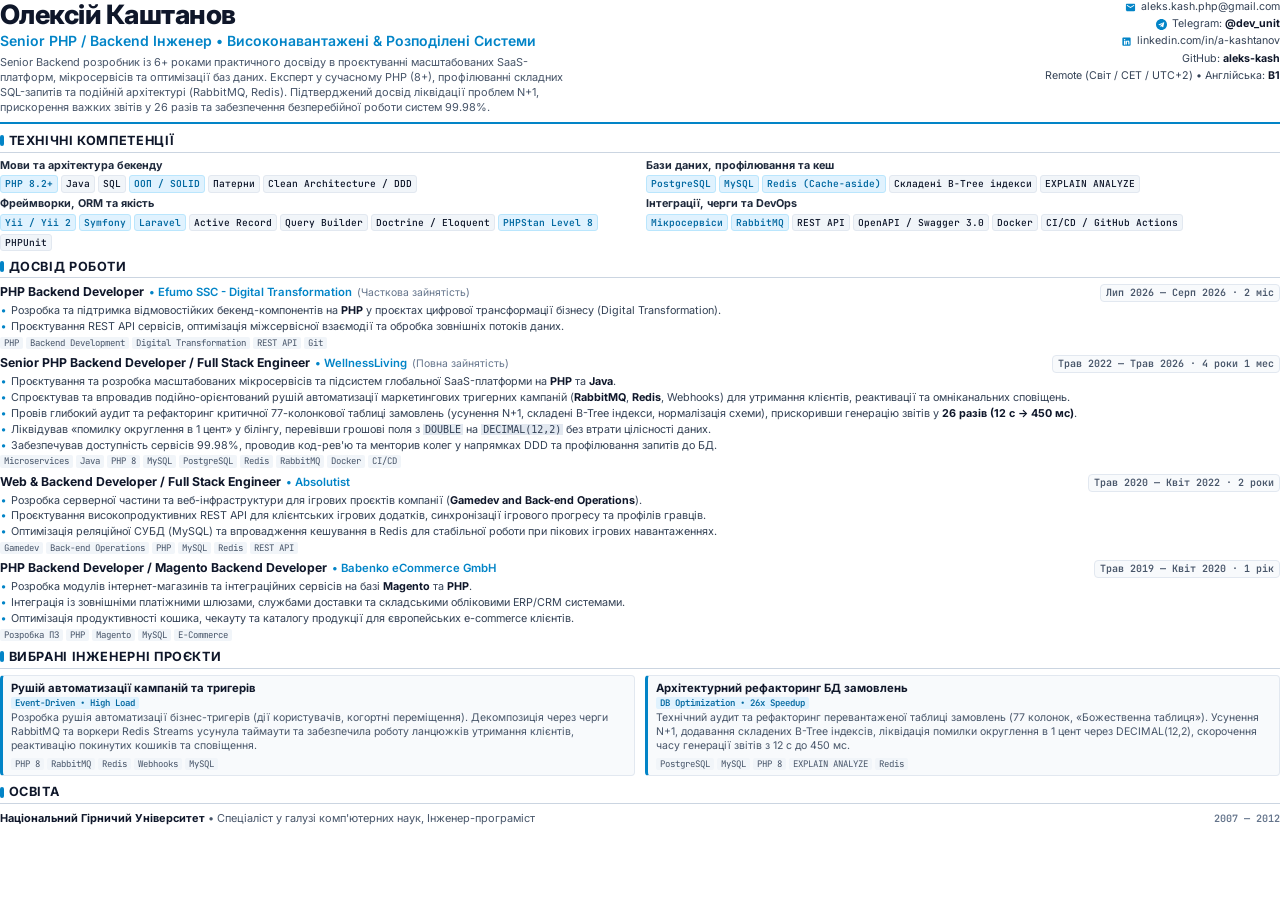
<file: templates/cv_ua.html>
<!DOCTYPE html>
<html lang="uk">
<head>
  <meta charset="UTF-8">
  <title>Олексій Каштанов - Senior PHP Backend Developer CV</title>
  <link rel="preconnect" href="https://fonts.googleapis.com">
  <link rel="preconnect" href="https://fonts.gstatic.com" crossorigin>
  <link href="https://fonts.googleapis.com/css2?family=Inter:wght@400;500;600;700;800&family=JetBrains+Mono:wght@400;500;600&display=swap" rel="stylesheet">
  <style>
    @page {
      size: A4;
      margin: 8mm 10mm;
    }
    *, *::before, *::after {
      box-sizing: border-box;
      margin: 0;
      padding: 0;
    }
    body {
      font-family: 'Inter', -apple-system, BlinkMacSystemFont, 'Segoe UI', Roboto, sans-serif;
      font-size: 8.6pt;
      line-height: 1.38;
      color: #334155;
      background: #ffffff;
      -webkit-print-color-adjust: exact;
      print-color-adjust: exact;
    }
    .cv-container {
      max-width: 100%;
      margin: 0 auto;
    }
    
    /* Header */
    .header {
      border-bottom: 2px solid #0284c7;
      padding-bottom: 7px;
      margin-bottom: 8px;
      display: flex;
      justify-content: space-between;
      align-items: flex-start;
      gap: 14px;
    }
    .header-main {
      flex: 1;
    }
    .name {
      font-size: 20pt;
      font-weight: 800;
      color: #0f172a;
      letter-spacing: -0.02em;
      line-height: 1.1;
      margin-bottom: 2px;
    }
    .title {
      font-size: 10.5pt;
      font-weight: 600;
      color: #0284c7;
      margin-bottom: 4px;
    }
    .summary-text {
      font-size: 8.2pt;
      color: #475569;
      line-height: 1.38;
      max-width: 580px;
    }
    .contacts-panel {
      text-align: right;
      display: flex;
      flex-direction: column;
      gap: 2.5px;
      font-size: 8pt;
      color: #475569;
      white-space: nowrap;
    }
    .contact-item {
      display: flex;
      align-items: center;
      justify-content: flex-end;
      gap: 5px;
      text-decoration: none;
      color: #334155;
    }
    .contact-item strong {
      color: #0f172a;
    }
    .contact-item svg {
      width: 11px;
      height: 11px;
      fill: #0284c7;
      flex-shrink: 0;
    }

    /* Section Headings */
    .section-title {
      font-size: 9.5pt;
      font-weight: 700;
      color: #0f172a;
      text-transform: uppercase;
      letter-spacing: 0.05em;
      border-bottom: 1px solid #cbd5e1;
      padding-bottom: 2px;
      margin-top: 7px;
      margin-bottom: 6px;
      display: flex;
      align-items: center;
      gap: 5px;
    }
    .section-title::before {
      content: '';
      display: inline-block;
      width: 3.5px;
      height: 11px;
      background: #0284c7;
      border-radius: 2px;
    }

    /* Skills Grid */
    .skills-grid {
      display: grid;
      grid-template-columns: repeat(2, 1fr);
      gap: 4px 12px;
      margin-bottom: 6px;
    }
    .skill-group {
      font-size: 8.1pt;
    }
    .skill-group-title {
      font-weight: 700;
      color: #1e293b;
      margin-bottom: 2px;
      font-size: 8.1pt;
    }
    .skill-tags {
      display: flex;
      flex-wrap: wrap;
      gap: 3px;
    }
    .tag {
      font-family: 'JetBrains Mono', monospace;
      font-size: 7.2pt;
      background: #f1f5f9;
      border: 1px solid #e2e8f0;
      padding: 1px 4px;
      border-radius: 3px;
      color: #0f172a;
      font-weight: 500;
    }
    .tag.highlight {
      background: #e0f2fe;
      border-color: #bae6fd;
      color: #0369a1;
      font-weight: 600;
    }

    /* Experience */
    .job-card {
      margin-bottom: 6px;
    }
    .job-header {
      display: flex;
      justify-content: space-between;
      align-items: baseline;
      margin-bottom: 1px;
    }
    .job-title-row {
      display: flex;
      align-items: baseline;
      gap: 5px;
      flex-wrap: wrap;
    }
    .job-role {
      font-size: 9.2pt;
      font-weight: 700;
      color: #0f172a;
    }
    .job-company {
      font-size: 8.5pt;
      font-weight: 600;
      color: #0284c7;
    }
    .job-type {
      font-size: 7.8pt;
      color: #64748b;
    }
    .job-date {
      font-family: 'JetBrains Mono', monospace;
      font-size: 7.5pt;
      font-weight: 600;
      color: #475569;
      background: #f8fafc;
      border: 1px solid #e2e8f0;
      padding: 1px 5px;
      border-radius: 4px;
      white-space: nowrap;
    }
    .job-bullets {
      list-style-type: none;
      padding-left: 0;
      margin-top: 2px;
      display: flex;
      flex-direction: column;
      gap: 1.5px;
    }
    .job-bullets li {
      font-size: 8.1pt;
      line-height: 1.34;
      position: relative;
      padding-left: 11px;
      color: #334155;
    }
    .job-bullets li::before {
      content: '•';
      position: absolute;
      left: 1px;
      color: #0284c7;
      font-weight: 700;
    }
    .job-bullets strong {
      color: #0f172a;
    }
    .job-stack {
      margin-top: 2px;
      display: flex;
      flex-wrap: wrap;
      gap: 3px;
    }
    .job-stack span {
      font-family: 'JetBrains Mono', monospace;
      font-size: 6.8pt;
      background: #f1f5f9;
      color: #475569;
      padding: 0 4px;
      border-radius: 2px;
    }

    /* Projects Section - 2 Columns */
    .projects-grid {
      display: grid;
      grid-template-columns: 1fr 1fr;
      gap: 6px 10px;
      margin-bottom: 5px;
    }
    .project-card {
      background: #f8fafc;
      border: 1px solid #e2e8f0;
      border-left: 3px solid #0284c7;
      padding: 5px 8px;
      border-radius: 4px;
      display: flex;
      flex-direction: column;
      justify-content: space-between;
    }
    .project-header {
      display: flex;
      flex-direction: column;
      gap: 1px;
      margin-bottom: 2px;
    }
    .project-name {
      font-size: 8.5pt;
      font-weight: 700;
      color: #0f172a;
      line-height: 1.25;
    }
    .project-badge {
      font-family: 'JetBrains Mono', monospace;
      font-size: 6.8pt;
      font-weight: 600;
      color: #0369a1;
      background: #e0f2fe;
      padding: 0 4px;
      border-radius: 2px;
      display: inline-block;
      align-self: flex-start;
      margin-top: 1px;
    }
    .project-desc {
      font-size: 7.9pt;
      color: #475569;
      line-height: 1.32;
      margin-bottom: 3px;
    }

    /* Education */
    .edu-card {
      display: flex;
      justify-content: space-between;
      align-items: baseline;
      font-size: 8.2pt;
      padding-top: 1px;
    }
    .edu-inst {
      font-weight: 700;
      color: #0f172a;
    }
    .edu-degree {
      color: #475569;
    }
    .edu-date {
      font-family: 'JetBrains Mono', monospace;
      font-size: 7.6pt;
      font-weight: 600;
      color: #64748b;
    }
  </style>
</head>
<body>

<div class="cv-container">

  <!-- Header -->
  <header class="header">
    <div class="header-main">
      <h1 class="name">Олексій Каштанов</h1>
      <div class="title">Senior PHP / Backend Інженер &bull; Високонавантажені &amp; Розподілені Системи</div>
      <p class="summary-text">
        Senior Backend розробник із 6+ роками практичного досвіду в проєктуванні масштабованих SaaS-платформ, мікросервісів та оптимізації баз даних. Експерт у сучасному PHP (8+), профілюванні складних SQL-запитів та подійній архітектурі (RabbitMQ, Redis). Підтверджений досвід ліквідації проблем N+1, прискорення важких звітів у 26 разів та забезпечення безперебійної роботи систем 99.98%.
      </p>
    </div>
    <div class="contacts-panel">
      <div class="contact-item">
        <svg viewBox="0 0 24 24"><path d="M20 4H4c-1.1 0-1.99.9-1.99 2L2 18c0 1.1.9 2 2 2h16c1.1 0 2-.9 2-2V6c0-1.1-.9-2-2-2zm0 4l-8 5-8-5V6l8 5 8-5v2z"/></svg>
        <span>aleks.kash.php@gmail.com</span>
      </div>
      <div class="contact-item">
        <svg viewBox="0 0 24 24"><path d="M12 0C5.373 0 0 5.373 0 12s5.373 12 12 12 12-5.373 12-12S18.627 0 12 0zm5.894 8.221l-1.97 9.28c-.145.658-.537.818-1.084.508l-3-2.21-1.446 1.394c-.16.16-.295.295-.605.295l.213-3.053 5.56-5.023c.242-.213-.054-.333-.373-.121l-6.871 4.326-2.962-.924c-.643-.204-.657-.643.136-.953l11.57-4.461c.537-.194 1.006.131.832.946z"/></svg>
        <span>Telegram: <strong>@dev_unit</strong></span>
      </div>
      <div class="contact-item">
        <svg viewBox="0 0 24 24"><path d="M19 3a2 2 0 0 1 2 2v14a2 2 0 0 1-2 2H5a2 2 0 0 1-2-2V5a2 2 0 0 1 2-2h14m-.5 15.5v-5.3a3.26 3.26 0 0 0-3.26-3.26c-.85 0-1.84.52-2.28 1.3v-1.11h-2.79v8.37h2.79v-4.93c0-.77.62-1.4 1.39-1.4a1.4 1.4 0 0 1 1.4 1.4v4.93h2.75M6.46 10.9v8.37H9.2V10.9H6.46M7.83 6.45a1.64 1.64 0 1 0 0 3.28 1.64 1.64 0 0 0 0-3.28z"/></svg>
        <span>linkedin.com/in/a-kashtanov</span>
      </div>
      <div class="contact-item">
        <span>GitHub: <strong>aleks-kash</strong></span>
      </div>
      <div class="contact-item">
        <span>Remote (Світ / CET / UTC+2) &bull; Англійська: <strong>B1</strong></span>
      </div>
    </div>
  </header>

  <!-- Technical Competencies -->
  <section>
    <h2 class="section-title">Технічні компетенції</h2>
    <div class="skills-grid">
      <div class="skill-group">
        <div class="skill-group-title">Мови та архітектура бекенду</div>
        <div class="skill-tags">
          <span class="tag highlight">PHP 8.2+</span>
          <span class="tag">Java</span>
          <span class="tag">SQL</span>
          <span class="tag highlight">ООП / SOLID</span>
          <span class="tag">Патерни</span>
          <span class="tag">Clean Architecture / DDD</span>
        </div>
      </div>
      <div class="skill-group">
        <div class="skill-group-title">Бази даних, профілювання та кеш</div>
        <div class="skill-tags">
          <span class="tag highlight">PostgreSQL</span>
          <span class="tag highlight">MySQL</span>
          <span class="tag highlight">Redis (Cache-aside)</span>
          <span class="tag">Складені B-Tree індекси</span>
          <span class="tag">EXPLAIN ANALYZE</span>
        </div>
      </div>
      <div class="skill-group">
        <div class="skill-group-title">Фреймворки, ORM та якість</div>
        <div class="skill-tags">
          <span class="tag highlight">Yii / Yii 2</span>
          <span class="tag highlight">Symfony</span>
          <span class="tag highlight">Laravel</span>
          <span class="tag">Active Record</span>
          <span class="tag">Query Builder</span>
          <span class="tag">Doctrine / Eloquent</span>
          <span class="tag highlight">PHPStan Level 8</span>
          <span class="tag">PHPUnit</span>
        </div>
      </div>
      <div class="skill-group">
        <div class="skill-group-title">Інтеграції, черги та DevOps</div>
        <div class="skill-tags">
          <span class="tag highlight">Мікросервіси</span>
          <span class="tag highlight">RabbitMQ</span>
          <span class="tag">REST API</span>
          <span class="tag">OpenAPI / Swagger 3.0</span>
          <span class="tag">Docker</span>
          <span class="tag">CI/CD / GitHub Actions</span>
        </div>
      </div>
    </div>
  </section>

  <!-- Work Experience -->
  <section>
    <h2 class="section-title">Досвід роботи</h2>

    <!-- Role 1: Efumo SSC -->
    <article class="job-card">
      <div class="job-header">
        <div class="job-title-row">
          <span class="job-role">PHP Backend Developer</span>
          <span class="job-company">&bull; Efumo SSC - Digital Transformation</span>
          <span class="job-type">(Часткова зайнятість)</span>
        </div>
        <span class="job-date">Лип 2026 &mdash; Серп 2026 &middot; 2 міс</span>
      </div>
      <ul class="job-bullets">
        <li>Розробка та підтримка відмовостійких бекенд-компонентів на <strong>PHP</strong> у проєктах цифрової трансформації бізнесу (Digital Transformation).</li>
        <li>Проєктування REST API сервісів, оптимізація міжсервісної взаємодії та обробка зовнішніх потоків даних.</li>
      </ul>
      <div class="job-stack">
        <span>PHP</span><span>Backend Development</span><span>Digital Transformation</span><span>REST API</span><span>Git</span>
      </div>
    </article>

    <!-- Role 2: WellnessLiving -->
    <article class="job-card">
      <div class="job-header">
        <div class="job-title-row">
          <span class="job-role">Senior PHP Backend Developer / Full Stack Engineer</span>
          <span class="job-company">&bull; WellnessLiving</span>
          <span class="job-type">(Повна зайнятість)</span>
        </div>
        <span class="job-date">Трав 2022 &mdash; Трав 2026 &middot; 4 роки 1 мес</span>
      </div>
      <ul class="job-bullets">
        <li>Проєктування та розробка масштабованих мікросервісів та підсистем глобальної SaaS-платформи на <strong>PHP</strong> та <strong>Java</strong>.</li>
        <li>Спроєктував та впровадив подійно-орієнтований рушій автоматизації маркетингових тригерних кампаній (<strong>RabbitMQ</strong>, <strong>Redis</strong>, Webhooks) для утримання клієнтів, реактивації та омніканальних сповіщень.</li>
        <li>Провів глибокий аудит та рефакторинг критичної 77-колонкової таблиці замовлень (усунення N+1, складені B-Tree індекси, нормалізація схеми), прискоривши генерацію звітів у <strong>26 разів (12 с &rarr; 450 мс)</strong>.</li>
        <li>Ліквідував «помилку округлення в 1 цент» у білінгу, перевівши грошові поля з <code style="font-family:monospace;font-size:7.5pt;background:#e2e8f0;padding:0 2px;">DOUBLE</code> на <code style="font-family:monospace;font-size:7.5pt;background:#e2e8f0;padding:0 2px;">DECIMAL(12,2)</code> без втрати цілісності даних.</li>
        <li>Забезпечував доступність сервісів 99.98%, проводив код-рев'ю та менторив колег у напрямках DDD та профілювання запитів до БД.</li>
      </ul>
      <div class="job-stack">
        <span>Microservices</span><span>Java</span><span>PHP 8</span><span>MySQL</span><span>PostgreSQL</span><span>Redis</span><span>RabbitMQ</span><span>Docker</span><span>CI/CD</span>
      </div>
    </article>

    <!-- Role 3: Absolutist -->
    <article class="job-card">
      <div class="job-header">
        <div class="job-title-row">
          <span class="job-role">Web &amp; Backend Developer / Full Stack Engineer</span>
          <span class="job-company">&bull; Absolutist</span>
        </div>
        <span class="job-date">Трав 2020 &mdash; Квіт 2022 &middot; 2 роки</span>
      </div>
      <ul class="job-bullets">
        <li>Розробка серверної частини та веб-інфраструктури для ігрових проєктів компанії (<strong>Gamedev and Back-end Operations</strong>).</li>
        <li>Проєктування високопродуктивних REST API для клієнтських ігрових додатків, синхронізації ігрового прогресу та профілів гравців.</li>
        <li>Оптимізація реляційної СУБД (MySQL) та впровадження кешування в Redis для стабільної роботи при пікових ігрових навантаженнях.</li>
      </ul>
      <div class="job-stack">
        <span>Gamedev</span><span>Back-end Operations</span><span>PHP</span><span>MySQL</span><span>Redis</span><span>REST API</span>
      </div>
    </article>

    <!-- Role 4: Babenko eCommerce GmbH -->
    <article class="job-card">
      <div class="job-header">
        <div class="job-title-row">
          <span class="job-role">PHP Backend Developer / Magento Backend Developer</span>
          <span class="job-company">&bull; Babenko eCommerce GmbH</span>
        </div>
        <span class="job-date">Трав 2019 &mdash; Квіт 2020 &middot; 1 рік</span>
      </div>
      <ul class="job-bullets">
        <li>Розробка модулів інтернет-магазинів та інтеграційних сервісів на базі <strong>Magento</strong> та <strong>PHP</strong>.</li>
        <li>Інтеграція із зовнішніми платіжними шлюзами, службами доставки та складськими обліковими ERP/CRM системами.</li>
        <li>Оптимізація продуктивності кошика, чекауту та каталогу продукції для європейських e-commerce клієнтів.</li>
      </ul>
      <div class="job-stack">
        <span>Розробка ПЗ</span><span>PHP</span><span>Magento</span><span>MySQL</span><span>E-Commerce</span>
      </div>
    </article>
  </section>

  <!-- Key Engineering Projects -->
  <section>
    <h2 class="section-title">Вибрані інженерні проєкти</h2>
    <div class="projects-grid">
      <div class="project-card">
        <div class="project-header">
          <span class="project-name">Рушій автоматизації кампаній та тригерів</span>
          <span class="project-badge">Event-Driven &bull; High Load</span>
        </div>
        <p class="project-desc">
          Розробка рушія автоматизації бізнес-тригерів (дії користувачів, когортні переміщення). Декомпозиція через черги RabbitMQ та воркери Redis Streams усунула таймаути та забезпечила роботу ланцюжків утримання клієнтів, реактивацію покинутих кошиків та сповіщення.
        </p>
        <div class="job-stack">
          <span>PHP 8</span><span>RabbitMQ</span><span>Redis</span><span>Webhooks</span><span>MySQL</span>
        </div>
      </div>

      <div class="project-card">
        <div class="project-header">
          <span class="project-name">Архітектурний рефакторинг БД замовлень</span>
          <span class="project-badge">DB Optimization &bull; 26x Speedup</span>
        </div>
        <p class="project-desc">
          Технічний аудит та рефакторинг перевантаженої таблиці замовлень (77 колонок, «Божественна таблиця»). Усунення N+1, додавання складених B-Tree індексів, ліквідація помилки округлення в 1 цент через DECIMAL(12,2), скорочення часу генерації звітів з 12 с до 450 мс.
        </p>
        <div class="job-stack">
          <span>PostgreSQL</span><span>MySQL</span><span>PHP 8</span><span>EXPLAIN ANALYZE</span><span>Redis</span>
        </div>
      </div>
    </div>
  </section>

  <!-- Education -->
  <section>
    <h2 class="section-title">Освіта</h2>
    <div class="edu-card">
      <div>
        <span class="edu-inst">Національний Гірничий Університет</span>
        <span class="edu-degree">&bull; Спеціаліст у галузі комп'ютерних наук, Інженер-програміст</span>
      </div>
      <div class="edu-date">2007 &mdash; 2012</div>
    </div>
  </section>

</div>

</body>
</html>
</file>
<file: css/style.css>
/* ==========================================================================
   PHP / Backend Developer Portfolio & CV Stylesheet
   Pure Modern CSS3 - Dark Tech Aesthetic
   Zero External Frameworks / Zero Dependencies
   ========================================================================== */

/* --- 1. CSS Custom Properties / Design Tokens --- */
:root {
  /* Color Palette */
  --bg-base: #080d1a;
  --bg-surface: #0e172a;
  --bg-surface-elevated: #152238;
  --bg-surface-glass: rgba(14, 23, 42, 0.75);
  --bg-card: rgba(21, 34, 56, 0.6);
  --bg-card-hover: rgba(29, 45, 74, 0.8);
  --bg-badge: rgba(56, 189, 248, 0.1);

  /* Borders & Dividers */
  --border-subtle: rgba(255, 255, 255, 0.08);
  --border-medium: rgba(255, 255, 255, 0.14);
  --border-accent: rgba(56, 189, 248, 0.35);
  --border-accent-emerald: rgba(16, 185, 129, 0.35);

  /* Primary Accent: Tech Cyan / Electric Blue */
  --accent-primary: #38bdf8;
  --accent-primary-hover: #0ea5e9;
  --accent-glow: rgba(56, 189, 248, 0.25);

  /* Secondary Accent: Emerald Green (Reliability / Uptime) */
  --accent-emerald: #10b981;
  --accent-emerald-hover: #059669;
  --accent-emerald-glow: rgba(16, 185, 129, 0.2);

  /* Accent Purple / Indigo (Architecture) */
  --accent-indigo: #818cf8;

  /* Typography Colors */
  --text-heading: #f8fafc;
  --text-body: #cbd5e1;
  --text-muted: #8493a8;
  --text-dim: #52617a;

  /* Typography Stack */
  --font-sans: 'Inter', -apple-system, BlinkMacSystemFont, 'Segoe UI', Roboto, Helvetica, Arial, sans-serif;
  --font-mono: 'JetBrains Mono', 'Fira Code', 'SF Mono', Consolas, 'Liberation Mono', Menlo, monospace;

  /* Spacing & Sizing */
  --container-max: 1140px;
  --section-spacing: 5.5rem;
  --radius-sm: 6px;
  --radius-md: 10px;
  --radius-lg: 16px;
  --radius-full: 9999px;

  /* Transitions */
  --transition-fast: 0.18s ease-in-out;
  --transition-normal: 0.28s cubic-bezier(0.4, 0, 0.2, 1);

  /* Shadows */
  --shadow-sm: 0 2px 8px rgba(0, 0, 0, 0.3);
  --shadow-md: 0 8px 24px -4px rgba(0, 0, 0, 0.45);
  --shadow-lg: 0 16px 36px -6px rgba(0, 0, 0, 0.6);
  --shadow-glow: 0 0 24px var(--accent-glow);
}

/* --- 2. CSS Reset & Base Rules --- */
*,
*::before,
*::after {
  box-sizing: border-box;
  margin: 0;
  padding: 0;
}

html {
  scroll-behavior: smooth;
  scroll-padding-top: 5rem;
  font-size: 16px;
  -webkit-text-size-adjust: 100%;
}

body {
  font-family: var(--font-sans);
  background-color: var(--bg-base);
  color: var(--text-body);
  line-height: 1.65;
  min-height: 100vh;
  position: relative;
  overflow-x: hidden;
  -webkit-font-smoothing: antialiased;
  -moz-osx-font-smoothing: grayscale;
}

/* Subtle background glowing ambient orbs */
body::before,
body::after {
  content: '';
  position: fixed;
  width: 550px;
  height: 550px;
  border-radius: 50%;
  pointer-events: none;
  z-index: -1;
  opacity: 0.18;
  filter: blur(120px);
}

body::before {
  top: -100px;
  right: -80px;
  background: radial-gradient(circle, var(--accent-primary) 0%, transparent 70%);
}

body::after {
  bottom: 10%;
  left: -120px;
  background: radial-gradient(circle, var(--accent-indigo) 0%, transparent 70%);
}

/* --- 3. Typography Helpers --- */
h1, h2, h3, h4 {
  color: var(--text-heading);
  font-weight: 700;
  line-height: 1.25;
  letter-spacing: -0.02em;
}

h1 { font-size: clamp(2.2rem, 5vw, 3.4rem); }
h2 { font-size: clamp(1.75rem, 3.5vw, 2.3rem); }
h3 { font-size: 1.28rem; }
h4 { font-size: 1.05rem; }

p {
  margin-bottom: 1rem;
}

p:last-child {
  margin-bottom: 0;
}

a {
  color: var(--accent-primary);
  text-decoration: none;
  transition: color var(--transition-fast);
}

a:hover {
  color: var(--accent-primary-hover);
}

code, kbd, samp {
  font-family: var(--font-mono);
  font-size: 0.88em;
  background: rgba(255, 255, 255, 0.06);
  padding: 0.15em 0.4em;
  border-radius: var(--radius-sm);
  color: var(--accent-primary);
  border: 1px solid var(--border-subtle);
}

/* --- 4. Layout Container --- */
.container {
  width: 100%;
  max-width: var(--container-max);
  margin-left: auto;
  margin-right: auto;
  padding-left: 1.5rem;
  padding-right: 1.5rem;
}

.section {
  padding-top: var(--section-spacing);
  padding-bottom: var(--section-spacing);
  position: relative;
}

.section-header {
  margin-bottom: 3rem;
  text-align: left;
}

.section-tag {
  display: inline-flex;
  align-items: center;
  gap: 0.5rem;
  font-family: var(--font-mono);
  font-size: 0.82rem;
  font-weight: 600;
  text-transform: uppercase;
  letter-spacing: 0.08em;
  color: var(--accent-primary);
  background: var(--bg-badge);
  border: 1px solid var(--border-accent);
  padding: 0.3rem 0.8rem;
  border-radius: var(--radius-full);
  margin-bottom: 0.85rem;
}

.section-tag::before {
  content: '>';
  color: var(--accent-primary);
}

.section-title {
  margin-bottom: 0.65rem;
}

.section-desc {
  color: var(--text-muted);
  font-size: 1.05rem;
  max-width: 680px;
}

/* --- 5. Header & Navigation --- */
.site-header {
  position: sticky;
  top: 0;
  left: 0;
  right: 0;
  z-index: 1000;
  background: var(--bg-surface-glass);
  backdrop-filter: blur(14px);
  -webkit-backdrop-filter: blur(14px);
  border-bottom: 1px solid var(--border-subtle);
  transition: background var(--transition-normal);
}

.nav-container {
  display: flex;
  align-items: center;
  justify-content: space-between;
  height: 4.5rem;
}

/* Brand Logo */
.brand-logo {
  display: flex;
  align-items: center;
  gap: 0.6rem;
  font-weight: 700;
  font-size: 1.15rem;
  color: var(--text-heading);
  text-decoration: none;
}

.brand-prompt {
  font-family: var(--font-mono);
  color: var(--accent-primary);
  background: rgba(56, 189, 248, 0.1);
  padding: 0.2rem 0.55rem;
  border-radius: var(--radius-sm);
  border: 1px solid var(--border-accent);
  font-size: 0.95rem;
}

.brand-text {
  letter-spacing: -0.01em;
}

.brand-role {
  color: var(--text-muted);
  font-weight: 400;
  font-size: 0.85rem;
  display: none;
}

@media (min-width: 640px) {
  .brand-role {
    display: inline;
  }
}

/* Main Navigation Links */
.nav-menu {
  display: flex;
  align-items: center;
  gap: 1.75rem;
  list-style: none;
}

.nav-link {
  font-size: 0.92rem;
  font-weight: 500;
  color: var(--text-body);
  position: relative;
  padding: 0.3rem 0;
  transition: color var(--transition-fast);
}

.nav-link:hover,
.nav-link:focus-visible {
  color: var(--accent-primary);
}

.nav-link::after {
  content: '';
  position: absolute;
  bottom: 0;
  left: 0;
  width: 0%;
  height: 2px;
  background: var(--accent-primary);
  transition: width var(--transition-fast);
  border-radius: 2px;
}

.nav-link:hover::after {
  width: 100%;
}

/* Navigation Actions: Lang Switcher & Mobile Toggle */
.nav-actions {
  display: flex;
  align-items: center;
  gap: 1rem;
}

/* Language Switcher */
.lang-switcher {
  display: inline-flex;
  align-items: center;
  background: rgba(255, 255, 255, 0.05);
  border: 1px solid var(--border-subtle);
  border-radius: var(--radius-full);
  padding: 0.25rem 0.35rem;
  gap: 0.15rem;
}

.lang-btn {
  display: inline-block;
  font-family: var(--font-mono);
  font-size: 0.78rem;
  font-weight: 600;
  color: var(--text-muted);
  padding: 0.22rem 0.55rem;
  border-radius: var(--radius-full);
  text-decoration: none;
  transition: all var(--transition-fast);
}

.lang-btn:hover {
  color: var(--text-heading);
  background: rgba(255, 255, 255, 0.07);
}

.lang-btn.active {
  color: #080d1a;
  background: var(--accent-primary);
  font-weight: 700;
  box-shadow: 0 1px 4px rgba(56, 189, 248, 0.4);
}

/* Mobile Nav Toggle (Pure CSS Checkbox Hack) */
.nav-toggle-checkbox {
  display: none;
}

.nav-toggle-label {
  display: none;
  cursor: pointer;
  width: 2.5rem;
  height: 2.5rem;
  padding: 0.5rem;
  border-radius: var(--radius-sm);
  border: 1px solid var(--border-subtle);
  background: rgba(255, 255, 255, 0.03);
  align-items: center;
  justify-content: center;
  flex-direction: column;
  gap: 5px;
}

.nav-toggle-bar {
  display: block;
  width: 1.25rem;
  height: 2px;
  background: var(--text-heading);
  border-radius: 2px;
  transition: transform var(--transition-normal), opacity var(--transition-normal);
}

/* --- 6. Hero Section --- */
.hero {
  padding-top: clamp(4rem, 8vw, 7rem);
  padding-bottom: clamp(4rem, 8vw, 6rem);
}

.hero-grid {
  display: grid;
  grid-template-columns: 1fr;
  gap: 3rem;
  align-items: center;
}

@media (min-width: 900px) {
  .hero-grid {
    grid-template-columns: 1.2fr 0.8fr;
  }
}

.hero-content {
  display: flex;
  flex-direction: column;
  gap: 1.4rem;
}

/* Hero Badges Group */
.hero-badges {
  display: flex;
  flex-wrap: wrap;
  align-items: center;
  gap: 0.75rem;
}

/* Availability Status Badge */
.status-badge {
  display: inline-flex;
  align-items: center;
  gap: 0.55rem;
  font-family: var(--font-mono);
  font-size: 0.82rem;
  color: #34d399;
  background: rgba(16, 185, 129, 0.1);
  border: 1px solid var(--border-accent-emerald);
  padding: 0.35rem 0.85rem;
  border-radius: var(--radius-full);
  width: fit-content;
}

/* Experience Badge */
.exp-badge {
  display: inline-flex;
  align-items: center;
  gap: 0.45rem;
  font-family: var(--font-mono);
  font-size: 0.82rem;
  font-weight: 600;
  color: var(--accent-primary);
  background: var(--bg-badge);
  border: 1px solid var(--border-accent);
  padding: 0.35rem 0.85rem;
  border-radius: var(--radius-full);
  width: fit-content;
}

/* English / Language Level Badge */
.lang-level-badge {
  display: inline-flex;
  align-items: center;
  gap: 0.45rem;
  font-family: var(--font-mono);
  font-size: 0.82rem;
  font-weight: 600;
  color: #a5b4fc;
  background: rgba(99, 102, 241, 0.1);
  border: 1px solid rgba(99, 102, 241, 0.35);
  padding: 0.35rem 0.85rem;
  border-radius: var(--radius-full);
  width: fit-content;
  transition: all var(--transition-fast);
}

.lang-level-badge:hover {
  background: rgba(99, 102, 241, 0.18);
  border-color: rgba(99, 102, 241, 0.6);
  transform: translateY(-1px);
}

.status-pulse {
  width: 8px;
  height: 8px;
  background-color: var(--accent-emerald);
  border-radius: 50%;
  box-shadow: 0 0 0 0 rgba(16, 185, 129, 0.7);
  animation: pulse 2s infinite;
}

@keyframes pulse {
  0% {
    transform: scale(0.95);
    box-shadow: 0 0 0 0 rgba(16, 185, 129, 0.7);
  }
  70% {
    transform: scale(1);
    box-shadow: 0 0 0 6px rgba(16, 185, 129, 0);
  }
  100% {
    transform: scale(0.95);
    box-shadow: 0 0 0 0 rgba(16, 185, 129, 0);
  }
}

.hero-title {
  font-weight: 800;
  line-height: 1.15;
}

.hero-title .gradient-text {
  background: linear-gradient(135deg, #ffffff 0%, #cbd5e1 45%, #38bdf8 100%);
  -webkit-background-clip: text;
  -webkit-text-fill-color: transparent;
}

.hero-subtitle {
  font-family: var(--font-mono);
  font-size: clamp(1.05rem, 2.2vw, 1.45rem);
  color: var(--accent-primary);
  font-weight: 500;
}

.hero-bio {
  font-size: 1.12rem;
  color: var(--text-body);
  line-height: 1.7;
  max-width: 620px;
}

/* Call to Action Buttons */
.hero-cta {
  display: flex;
  flex-wrap: wrap;
  gap: 1rem;
  padding-top: 0.5rem;
}

.btn {
  display: inline-flex;
  align-items: center;
  justify-content: center;
  gap: 0.55rem;
  font-weight: 600;
  font-size: 0.95rem;
  padding: 0.75rem 1.45rem;
  border-radius: var(--radius-md);
  text-decoration: none;
  cursor: pointer;
  transition: all var(--transition-fast);
  border: 1px solid transparent;
}

.btn-primary {
  background: var(--accent-primary);
  color: #080d1a;
  box-shadow: 0 2px 12px var(--accent-glow);
}

.btn-primary:hover {
  background: var(--accent-primary-hover);
  color: #080d1a;
  transform: translateY(-2px);
  box-shadow: 0 4px 18px rgba(56, 189, 248, 0.4);
}

.btn-secondary {
  background: rgba(255, 255, 255, 0.05);
  color: var(--text-heading);
  border-color: var(--border-medium);
}

.btn-secondary:hover {
  background: rgba(255, 255, 255, 0.1);
  color: #ffffff;
  border-color: var(--accent-primary);
  transform: translateY(-2px);
}

.btn-cv {
  background: rgba(16, 185, 129, 0.1);
  color: #34d399;
  border-color: var(--border-accent-emerald);
}

.btn-cv:hover {
  background: rgba(16, 185, 129, 0.2);
  color: #6ee7b7;
  border-color: var(--accent-emerald);
  transform: translateY(-2px);
  box-shadow: 0 4px 16px var(--accent-emerald-glow);
}

.btn svg {
  width: 1.15rem;
  height: 1.15rem;
  fill: currentColor;
}

/* Terminal / Architecture Hero Card */
.hero-card {
  background: var(--bg-surface);
  border: 1px solid var(--border-subtle);
  border-radius: var(--radius-lg);
  box-shadow: var(--shadow-lg);
  overflow: hidden;
  position: relative;
}

.card-header-bar {
  display: flex;
  align-items: center;
  justify-content: space-between;
  padding: 0.75rem 1.1rem;
  background: rgba(0, 0, 0, 0.25);
  border-bottom: 1px solid var(--border-subtle);
}

.terminal-dots {
  display: flex;
  gap: 6px;
}

.terminal-dot {
  width: 10px;
  height: 10px;
  border-radius: 50%;
}

.dot-red { background: #ef4444; }
.dot-yellow { background: #eab308; }
.dot-green { background: #22c55e; }

.terminal-title {
  font-family: var(--font-mono);
  font-size: 0.78rem;
  color: var(--text-muted);
}

.card-body-terminal {
  padding: 1.25rem 1.4rem;
  font-family: var(--font-mono);
  font-size: 0.85rem;
  line-height: 1.7;
}

.terminal-line {
  margin-bottom: 0.5rem;
}

.terminal-line:last-child {
  margin-bottom: 0;
}

.cmd-prompt {
  color: var(--accent-primary);
  margin-right: 0.5rem;
}

.cmd-text {
  color: var(--text-heading);
}

.cmd-output {
  color: var(--text-muted);
  padding-left: 1.1rem;
}

.cmd-highlight {
  color: #34d399;
}

.cmd-comment {
  color: var(--text-dim);
}

/* Quick Metrics Strip */
.metrics-strip {
  display: grid;
  grid-template-columns: repeat(2, 1fr);
  gap: 1.25rem;
  margin-top: 3.5rem;
  padding-top: 2.5rem;
  border-top: 1px solid var(--border-subtle);
}

@media (min-width: 768px) {
  .metrics-strip {
    grid-template-columns: repeat(4, 1fr);
  }
}

.metric-card {
  background: var(--bg-card);
  border: 1px solid var(--border-subtle);
  border-radius: var(--radius-md);
  padding: 1.25rem 1rem;
  text-align: center;
  transition: transform var(--transition-fast), border-color var(--transition-fast);
}

.metric-card:hover {
  transform: translateY(-3px);
  border-color: var(--border-accent);
}

.metric-number {
  font-family: var(--font-mono);
  font-size: 2rem;
  font-weight: 800;
  color: var(--accent-primary);
  line-height: 1;
  margin-bottom: 0.4rem;
}

.metric-label {
  font-size: 0.85rem;
  color: var(--text-muted);
}

/* --- 7. About Me Section --- */
.about-grid {
  display: grid;
  grid-template-columns: 1fr;
  gap: 2.5rem;
}

@media (min-width: 900px) {
  .about-grid {
    grid-template-columns: 1.15fr 0.85fr;
  }
}

.about-text {
  display: flex;
  flex-direction: column;
  gap: 1.1rem;
}

.about-text p {
  font-size: 1.05rem;
  line-height: 1.75;
}

.about-text .lead {
  font-size: 1.18rem;
  font-weight: 500;
  color: var(--text-heading);
}

.about-highlights {
  display: flex;
  flex-direction: column;
  gap: 1rem;
}

.highlight-card {
  background: var(--bg-card);
  border: 1px solid var(--border-subtle);
  border-radius: var(--radius-md);
  padding: 1.25rem;
  transition: all var(--transition-fast);
}

.highlight-card:hover {
  background: var(--bg-card-hover);
  border-color: var(--border-accent);
  transform: translateX(4px);
}

.highlight-header {
  display: flex;
  align-items: center;
  gap: 0.75rem;
  margin-bottom: 0.4rem;
}

.highlight-icon {
  font-size: 1.1rem;
}

.highlight-title {
  font-size: 1rem;
  color: var(--text-heading);
}

.highlight-desc {
  font-size: 0.92rem;
  color: var(--text-muted);
  line-height: 1.55;
  margin-bottom: 0;
}

/* --- 8. Technical Skills Section --- */
.skills-grid {
  display: grid;
  grid-template-columns: 1fr;
  gap: 1.5rem;
}

@media (min-width: 640px) {
  .skills-grid {
    grid-template-columns: repeat(2, 1fr);
  }
}

.skill-category-card {
  background: var(--bg-card);
  border: 1px solid var(--border-subtle);
  border-radius: var(--radius-lg);
  padding: 1.75rem;
  transition: all var(--transition-normal);
  display: flex;
  flex-direction: column;
  position: relative;
  overflow: hidden;
}

.skill-category-card::before {
  content: '';
  position: absolute;
  top: 0;
  left: 0;
  right: 0;
  height: 3px;
  background: linear-gradient(90deg, transparent, var(--accent-primary), transparent);
  opacity: 0;
  transition: opacity var(--transition-normal);
}

.skill-category-card:hover {
  border-color: var(--border-accent);
  background: var(--bg-card-hover);
  transform: translateY(-4px);
  box-shadow: var(--shadow-md);
}

.skill-category-card:hover::before {
  opacity: 1;
}

.skill-category-header {
  display: flex;
  align-items: center;
  gap: 0.75rem;
  margin-bottom: 1.25rem;
  padding-bottom: 0.75rem;
  border-bottom: 1px solid var(--border-subtle);
}

.skill-category-icon {
  display: flex;
  align-items: center;
  justify-content: center;
  width: 2.4rem;
  height: 2.4rem;
  border-radius: var(--radius-md);
  background: rgba(56, 189, 248, 0.1);
  color: var(--accent-primary);
  border: 1px solid var(--border-accent);
}

.skill-category-title {
  font-size: 1.15rem;
}

.skill-tags {
  display: flex;
  flex-wrap: wrap;
  gap: 0.55rem;
  list-style: none;
}

.skill-tag {
  font-family: var(--font-mono);
  font-size: 0.83rem;
  padding: 0.35rem 0.75rem;
  background: rgba(255, 255, 255, 0.04);
  border: 1px solid var(--border-subtle);
  border-radius: var(--radius-sm);
  color: var(--text-body);
  transition: all var(--transition-fast);
}

.skill-tag.priority {
  background: rgba(56, 189, 248, 0.08);
  border-color: rgba(56, 189, 248, 0.25);
  color: var(--text-heading);
  font-weight: 500;
}

.skill-tag.cert {
  background: rgba(245, 158, 11, 0.1);
  border-color: rgba(245, 158, 11, 0.35);
  color: #fbbf24;
  font-weight: 600;
}

.skill-tag:hover {
  border-color: var(--accent-primary);
  color: var(--accent-primary);
  background: rgba(56, 189, 248, 0.12);
}

/* --- Education Section --- */
.education-wrapper {
  max-width: 860px;
  margin: 0 auto;
}

.education-card {
  background: var(--bg-card);
  border: 1px solid var(--border-subtle);
  border-radius: var(--radius-lg);
  padding: 2.25rem;
  display: flex;
  flex-direction: column;
  gap: 1.25rem;
  transition: all var(--transition-normal);
  position: relative;
  overflow: hidden;
}

.education-card::before {
  content: '';
  position: absolute;
  top: 0;
  left: 0;
  width: 4px;
  bottom: 0;
  background: linear-gradient(180deg, var(--accent-primary) 0%, var(--accent-indigo) 100%);
}

.education-card:hover {
  border-color: var(--border-accent);
  background: var(--bg-card-hover);
  transform: translateY(-3px);
  box-shadow: var(--shadow-md);
}

.education-header {
  display: flex;
  flex-wrap: wrap;
  align-items: flex-start;
  justify-content: space-between;
  gap: 1rem;
}

.education-institution {
  font-size: 1.35rem;
  color: var(--text-heading);
  margin-bottom: 0.35rem;
}

.education-period {
  font-family: var(--font-mono);
  font-size: 0.82rem;
  color: var(--accent-primary);
  background: rgba(56, 189, 248, 0.08);
  border: 1px solid var(--border-accent);
  padding: 0.25rem 0.75rem;
  border-radius: var(--radius-full);
}

.education-degree {
  font-size: 1.05rem;
  color: var(--text-body);
  font-weight: 500;
}

.education-badges {
  display: flex;
  flex-wrap: wrap;
  gap: 0.6rem;
  margin-top: 0.5rem;
}

.edu-badge {
  display: inline-flex;
  align-items: center;
  gap: 0.4rem;
  font-family: var(--font-mono);
  font-size: 0.78rem;
  padding: 0.3rem 0.65rem;
  border-radius: var(--radius-sm);
  background: rgba(255, 255, 255, 0.04);
  border: 1px solid var(--border-subtle);
  color: var(--text-muted);
}

.edu-badge.diploma {
  background: rgba(16, 185, 129, 0.1);
  border-color: var(--border-accent-emerald);
  color: #34d399;
}

/* --- 9. Featured Projects Section --- */
.projects-grid {
  display: grid;
  grid-template-columns: 1fr;
  gap: 2rem;
}

@media (min-width: 850px) {
  .projects-grid {
    grid-template-columns: repeat(2, 1fr);
  }
}

.project-card {
  background: var(--bg-card);
  border: 1px solid var(--border-subtle);
  border-radius: var(--radius-lg);
  padding: 2rem;
  display: flex;
  flex-direction: column;
  justify-content: space-between;
  transition: all var(--transition-normal);
  position: relative;
}

.project-card:hover {
  border-color: var(--border-accent);
  background: var(--bg-card-hover);
  transform: translateY(-5px);
  box-shadow: var(--shadow-lg);
}

.project-header {
  margin-bottom: 1rem;
}

.project-badge {
  display: inline-block;
  font-family: var(--font-mono);
  font-size: 0.74rem;
  font-weight: 600;
  text-transform: uppercase;
  letter-spacing: 0.05em;
  color: var(--accent-primary);
  background: rgba(56, 189, 248, 0.1);
  border: 1px solid var(--border-accent);
  padding: 0.2rem 0.6rem;
  border-radius: var(--radius-full);
  margin-bottom: 0.6rem;
}

.project-title {
  font-size: 1.35rem;
  margin-bottom: 0.65rem;
}

.project-desc {
  color: var(--text-muted);
  font-size: 0.96rem;
  line-height: 1.6;
  margin-bottom: 1.25rem;
}

.project-metrics-list {
  list-style: none;
  margin-bottom: 1.5rem;
  display: flex;
  flex-direction: column;
  gap: 0.5rem;
}

.project-metrics-list li {
  font-size: 0.88rem;
  color: var(--text-body);
  position: relative;
  padding-left: 1.35rem;
  line-height: 1.6;
}

.project-metrics-list li::before {
  content: '✦';
  position: absolute;
  left: 0;
  top: 0.1rem;
  color: var(--accent-emerald);
  font-size: 0.75rem;
}

.project-metrics-list strong {
  color: var(--text-heading);
}

.inline-code, code {
  font-family: var(--font-mono);
  font-size: 0.84em;
  padding: 0.15em 0.4em;
  background: rgba(255, 255, 255, 0.06);
  border: 1px solid var(--border-subtle);
  border-radius: var(--radius-sm);
  color: var(--accent-primary);
}

.project-tech-stack {
  display: flex;
  flex-wrap: wrap;
  gap: 0.45rem;
  margin-top: auto;
  padding-top: 1.25rem;
  margin-bottom: 0;
  list-style: none;
}

.project-tech-stack span {
  font-family: var(--font-mono);
  font-size: 0.78rem;
  color: var(--accent-primary);
  background: rgba(56, 189, 248, 0.06);
  border: 1px solid var(--border-subtle);
  padding: 0.2rem 0.55rem;
  border-radius: var(--radius-sm);
}

.project-links {
  display: flex;
  align-items: center;
  gap: 1.25rem;
  padding-top: 1rem;
  border-top: 1px solid var(--border-subtle);
}

.project-link {
  display: inline-flex;
  align-items: center;
  gap: 0.45rem;
  font-size: 0.9rem;
  font-weight: 600;
  color: var(--text-heading);
  transition: color var(--transition-fast);
}

.project-link:hover {
  color: var(--accent-primary);
}

.project-link svg {
  width: 1rem;
  height: 1rem;
  fill: currentColor;
}

/* --- 10. Work Experience / Timeline Section --- */
.timeline {
  position: relative;
  max-width: 860px;
  margin: 0 auto;
}

.timeline::before {
  content: '';
  position: absolute;
  top: 10px;
  bottom: 10px;
  left: 20px;
  width: 2px;
  background: linear-gradient(180deg, var(--accent-primary) 0%, rgba(56, 189, 248, 0.1) 100%);
}

@media (min-width: 768px) {
  .timeline::before {
    left: 28px;
  }
}

.timeline-item {
  position: relative;
  padding-left: 55px;
  margin-bottom: 2.75rem;
}

@media (min-width: 768px) {
  .timeline-item {
    padding-left: 70px;
  }
}

.timeline-item:last-child {
  margin-bottom: 0;
}

.timeline-marker {
  position: absolute;
  top: 4px;
  left: 11px;
  width: 20px;
  height: 20px;
  border-radius: 50%;
  background: var(--bg-base);
  border: 3px solid var(--accent-primary);
  box-shadow: 0 0 10px var(--accent-glow);
  z-index: 2;
}

@media (min-width: 768px) {
  .timeline-marker {
    left: 19px;
  }
}

.timeline-marker.current {
  border-color: var(--accent-emerald);
  box-shadow: 0 0 12px var(--accent-emerald-glow);
}

.timeline-card {
  background: var(--bg-card);
  border: 1px solid var(--border-subtle);
  border-radius: var(--radius-lg);
  padding: 1.75rem;
  transition: all var(--transition-fast);
}

.timeline-card:hover {
  background: var(--bg-card-hover);
  border-color: var(--border-accent);
}

.timeline-header {
  margin-bottom: 0.9rem;
}

.timeline-title-group {
  display: flex;
  align-items: flex-start;
  gap: 0.9rem;
}

.timeline-company-logo {
  width: 44px;
  height: 44px;
  border-radius: var(--radius-sm);
  background: #ffffff;
  padding: 3px;
  object-fit: contain;
  border: 1px solid rgba(255, 255, 255, 0.15);
  box-shadow: 0 2px 8px rgba(0, 0, 0, 0.25);
  flex-shrink: 0;
  margin-top: 2px;
}

.timeline-title-content {
  flex: 1;
  min-width: 0;
}

.timeline-heading-and-date {
  display: grid;
  grid-template-columns: 1fr auto;
  align-items: baseline;
  gap: 0.35rem 1.25rem;
  margin-bottom: 0.35rem;
}

@media (max-width: 640px) {
  .timeline-heading-and-date {
    grid-template-columns: 1fr;
    gap: 0.4rem;
  }
}

.timeline-role {
  font-size: 1.18rem;
  color: var(--text-heading);
  line-height: 1.35;
  margin-bottom: 0;
}

.timeline-date {
  font-family: var(--font-mono);
  font-size: 0.8rem;
  color: var(--accent-primary);
  background: rgba(56, 189, 248, 0.08);
  border: 1px solid var(--border-accent);
  padding: 0.25rem 0.65rem;
  border-radius: var(--radius-full);
  white-space: nowrap;
}

.timeline-company-row {
  display: flex;
  flex-wrap: wrap;
  align-items: center;
  gap: 0.35rem 0.5rem;
  margin-bottom: 0;
}

.timeline-company {
  font-weight: 600;
  font-size: 0.95rem;
  color: var(--text-secondary);
}

.timeline-location {
  font-size: 0.88rem;
  color: var(--text-muted);
}

.timeline-responsibilities {
  list-style: none;
  display: flex;
  flex-direction: column;
  gap: 0.65rem;
  margin-bottom: 1.25rem;
}

.timeline-responsibilities li {
  font-size: 0.95rem;
  line-height: 1.6;
  position: relative;
  padding-left: 1.25rem;
}

.timeline-responsibilities li::before {
  content: '▸';
  position: absolute;
  left: 0;
  color: var(--accent-primary);
}

.timeline-responsibilities strong {
  color: var(--text-heading);
}

.timeline-stack {
  display: flex;
  flex-wrap: wrap;
  gap: 0.4rem;
  list-style: none;
}

.timeline-stack span {
  font-family: var(--font-mono);
  font-size: 0.75rem;
  color: var(--text-muted);
  background: rgba(255, 255, 255, 0.04);
  border: 1px solid var(--border-subtle);
  padding: 0.15rem 0.5rem;
  border-radius: var(--radius-sm);
}

/* --- 11. Contacts & Footer Section --- */
.contacts-wrapper {
  background: linear-gradient(135deg, rgba(14, 23, 42, 0.9) 0%, rgba(21, 34, 56, 0.6) 100%);
  border: 1px solid var(--border-medium);
  border-radius: var(--radius-lg);
  padding: clamp(2rem, 5vw, 3.5rem);
  box-shadow: var(--shadow-lg);
  position: relative;
  overflow: hidden;
}

.contacts-wrapper::before {
  content: '';
  position: absolute;
  top: 0;
  right: 0;
  width: 300px;
  height: 300px;
  background: radial-gradient(circle, rgba(56, 189, 248, 0.15) 0%, transparent 70%);
  pointer-events: none;
}

.contacts-grid {
  display: grid;
  grid-template-columns: 1fr;
  gap: 2.5rem;
}

@media (min-width: 850px) {
  .contacts-grid {
    grid-template-columns: 1.1fr 0.9fr;
    align-items: center;
  }
}

.contacts-lead h3 {
  font-size: 1.75rem;
  margin-bottom: 0.75rem;
}

.contacts-lead p {
  color: var(--text-muted);
  font-size: 1.05rem;
  line-height: 1.7;
}

.availability-box {
  margin-top: 1.5rem;
  padding: 1rem 1.25rem;
  background: rgba(16, 185, 129, 0.07);
  border: 1px solid var(--border-accent-emerald);
  border-radius: var(--radius-md);
  display: flex;
  align-items: center;
  gap: 0.75rem;
}

.availability-icon {
  font-size: 1.35rem;
}

.availability-text {
  font-size: 0.92rem;
  color: #34d399;
}

.contacts-links {
  display: grid;
  grid-template-columns: 1fr;
  gap: 0.9rem;
}

@media (min-width: 500px) and (max-width: 849px) {
  .contacts-links {
    grid-template-columns: repeat(2, 1fr);
  }
}

@media (min-width: 850px) {
  .contacts-links {
    grid-template-columns: 1fr;
  }
}

.contact-card {
  display: flex;
  align-items: center;
  gap: 0.85rem;
  padding: 1rem 1.15rem;
  background: rgba(255, 255, 255, 0.04);
  border: 1px solid var(--border-subtle);
  border-radius: var(--radius-md);
  color: var(--text-heading);
  text-decoration: none;
  transition: all var(--transition-fast);
}

.contact-card:hover {
  background: rgba(56, 189, 248, 0.1);
  border-color: var(--border-accent);
  transform: translateY(-2px);
  color: var(--accent-primary);
}

.contact-card svg {
  width: 1.35rem;
  height: 1.35rem;
  fill: currentColor;
  flex-shrink: 0;
}

.contact-info {
  display: flex;
  flex-direction: column;
}

.contact-label {
  font-size: 0.75rem;
  color: var(--text-muted);
  font-family: var(--font-mono);
}

.contact-value {
  font-weight: 600;
  font-size: 0.92rem;
  word-break: break-all;
}

/* Site Footer */
.site-footer {
  padding: 3rem 0;
  border-top: 1px solid var(--border-subtle);
  font-size: 0.88rem;
  color: var(--text-dim);
}

.footer-content {
  display: flex;
  flex-direction: column;
  align-items: center;
  justify-content: space-between;
  gap: 1.25rem;
  text-align: center;
}

@media (min-width: 768px) {
  .footer-content {
    flex-direction: row;
    text-align: left;
  }
}

.footer-back-to-top {
  display: inline-flex;
  align-items: center;
  gap: 0.4rem;
  font-family: var(--font-mono);
  font-size: 0.82rem;
  color: var(--text-muted);
  padding: 0.35rem 0.85rem;
  border-radius: var(--radius-full);
  border: 1px solid var(--border-subtle);
  background: rgba(255, 255, 255, 0.02);
  transition: all var(--transition-fast);
}

.footer-back-to-top:hover {
  color: var(--accent-primary);
  border-color: var(--border-accent);
}

/* --- 12. Responsive Navigation Menu (Mobile & Tablet) --- */
@media (max-width: 820px) {
  .nav-toggle-label {
    display: flex;
  }

  .nav-menu {
    position: fixed;
    top: 4.5rem;
    left: 0;
    right: 0;
    background: var(--bg-surface);
    border-bottom: 1px solid var(--border-medium);
    padding: 1.75rem 2rem;
    flex-direction: column;
    align-items: flex-start;
    gap: 1.25rem;
    box-shadow: var(--shadow-lg);
    transform: translateY(-150%);
    opacity: 0;
    pointer-events: none;
    transition: transform var(--transition-normal), opacity var(--transition-normal);
  }

  .nav-toggle-checkbox:checked ~ .nav-menu {
    transform: translateY(0);
    opacity: 1;
    pointer-events: auto;
  }

  .nav-toggle-checkbox:checked ~ .nav-actions .nav-toggle-label .nav-toggle-bar:nth-child(1) {
    transform: translateY(7px) rotate(45deg);
  }

  .nav-toggle-checkbox:checked ~ .nav-actions .nav-toggle-label .nav-toggle-bar:nth-child(2) {
    opacity: 0;
  }

  .nav-toggle-checkbox:checked ~ .nav-actions .nav-toggle-label .nav-toggle-bar:nth-child(3) {
    transform: translateY(-7px) rotate(-45deg);
  }
}

/* --- 13. Accessibility & Print Media (CV / Resume Export) --- */
:focus-visible {
  outline: 2px solid var(--accent-primary);
  outline-offset: 3px;
}

@media (prefers-reduced-motion: reduce) {
  *, *::before, *::after {
    animation-duration: 0.01ms !important;
    animation-iteration-count: 1 !important;
    transition-duration: 0.01ms !important;
    scroll-behavior: auto !important;
  }
}

/* Print Stylesheet for Instant Clean PDF Export */
@media print {
  body {
    background: #ffffff !important;
    color: #0f172a !important;
    font-size: 11pt;
  }

  body::before, body::after,
  .site-header, .nav-actions, .hero-cta,
  .terminal-dots, .footer-back-to-top, .status-pulse {
    display: none !important;
  }

  h1, h2, h3, h4, .section-title, .timeline-role {
    color: #0f172a !important;
  }

  .gradient-text {
    -webkit-text-fill-color: #0f172a !important;
  }

  .section {
    padding: 1.5rem 0 !important;
  }

  .card, .project-card, .timeline-card, .skill-category-card, .contacts-wrapper {
    background: #ffffff !important;
    border: 1px solid #cbd5e1 !important;
    box-shadow: none !important;
    color: #1e293b !important;
    page-break-inside: avoid;
  }

  a {
    color: #0369a1 !important;
    text-decoration: underline !important;
  }
}
</file>
